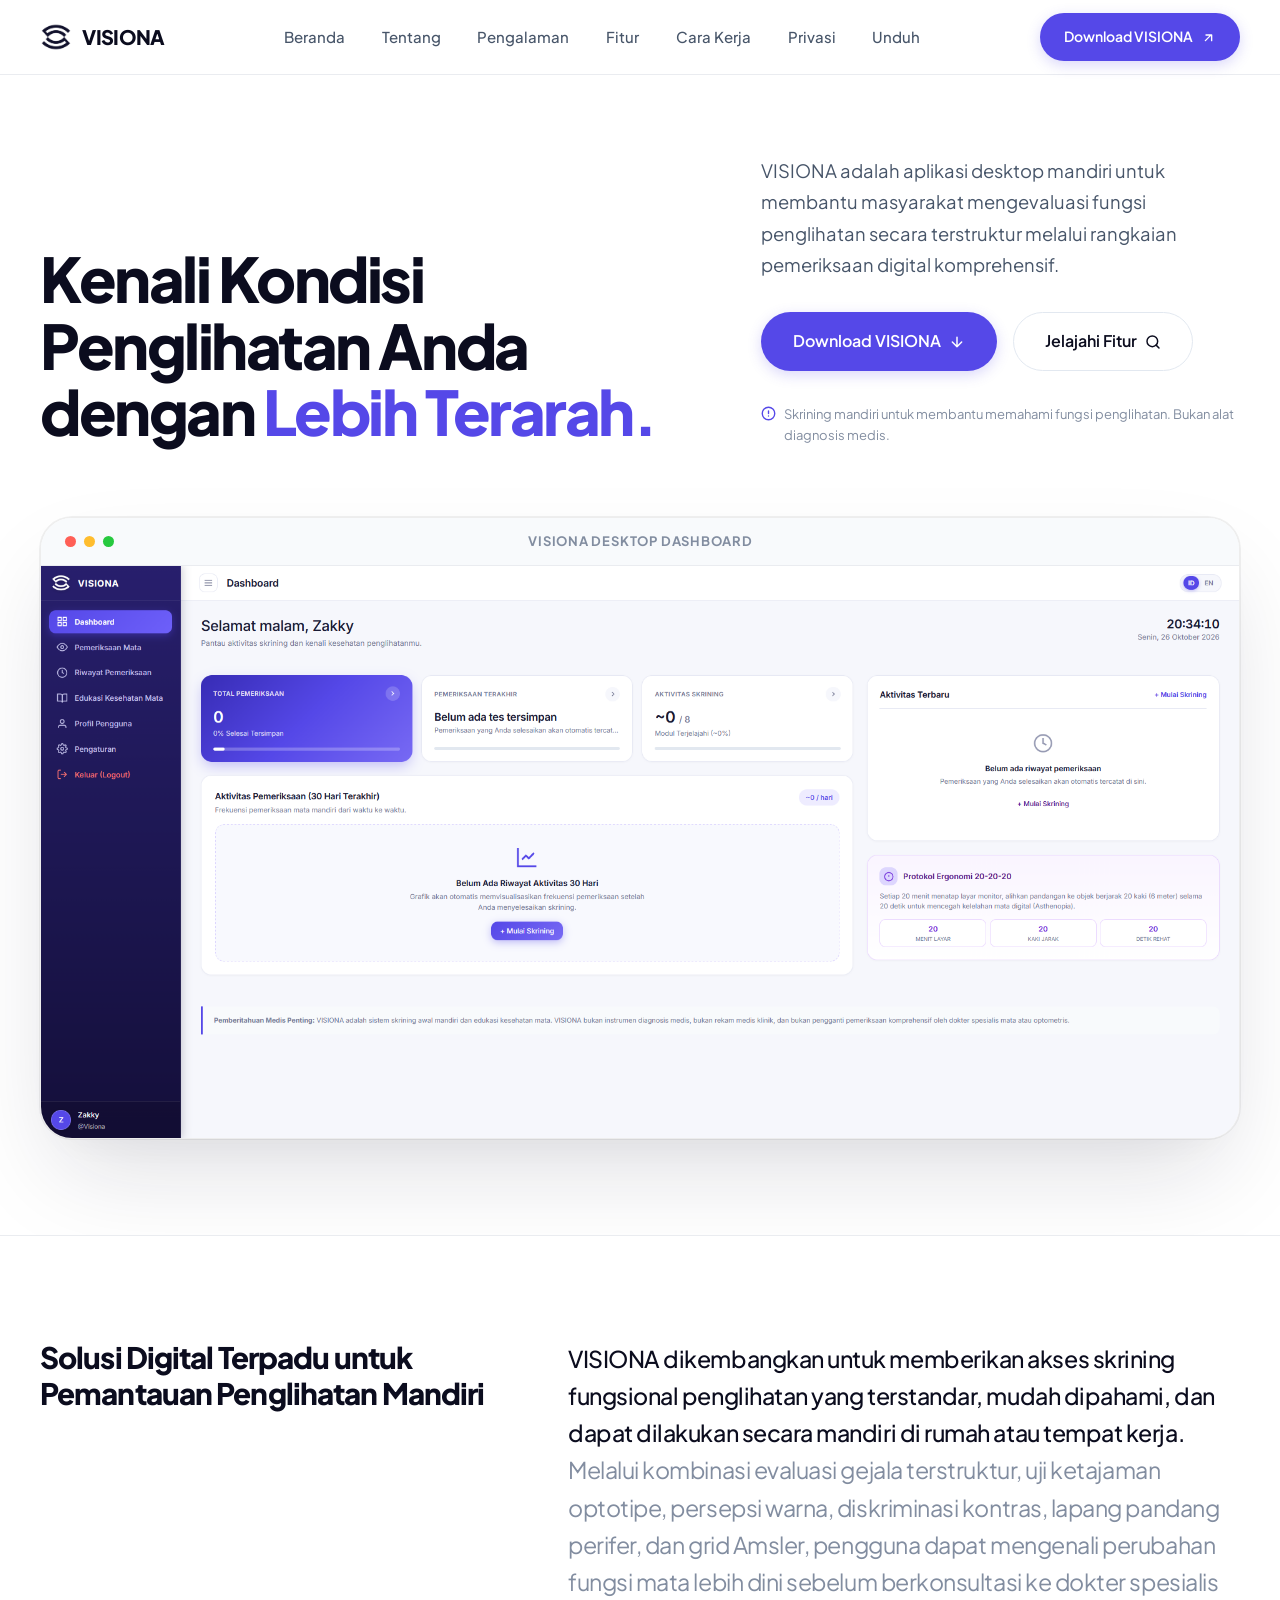
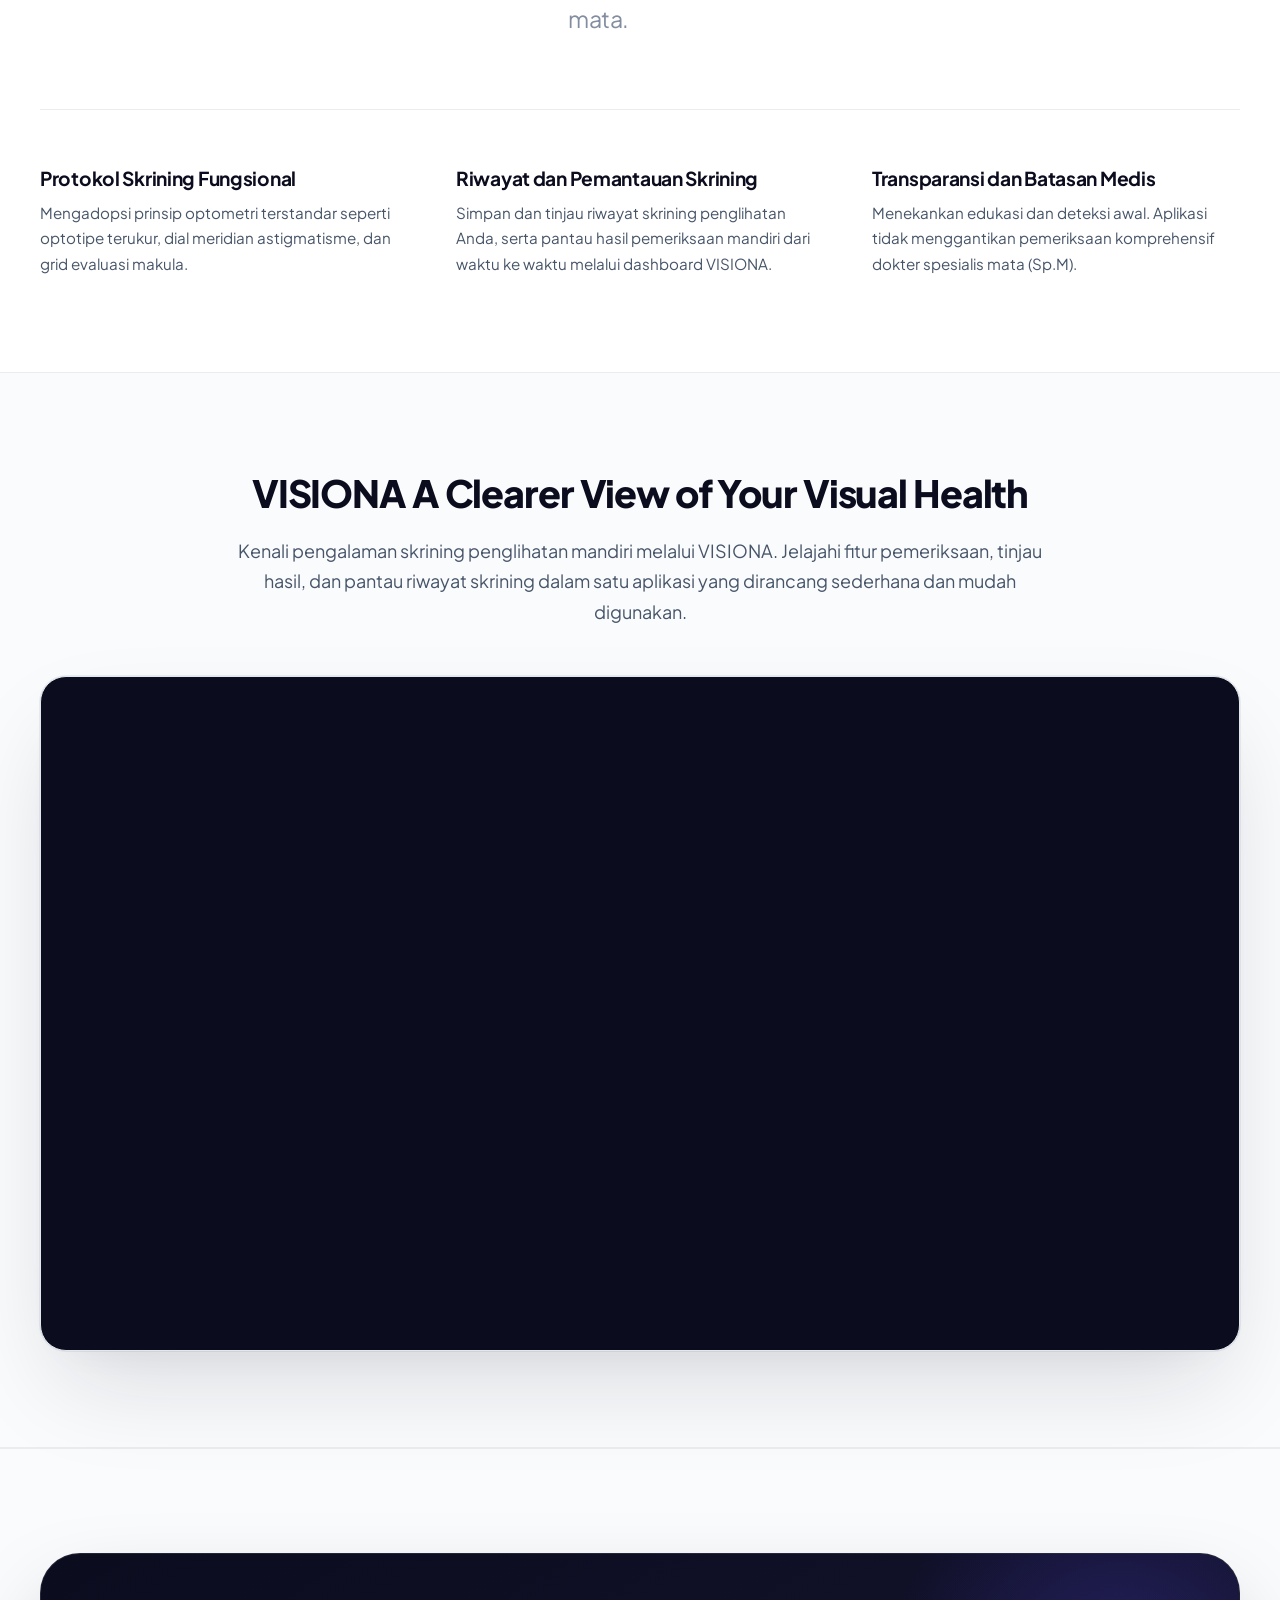
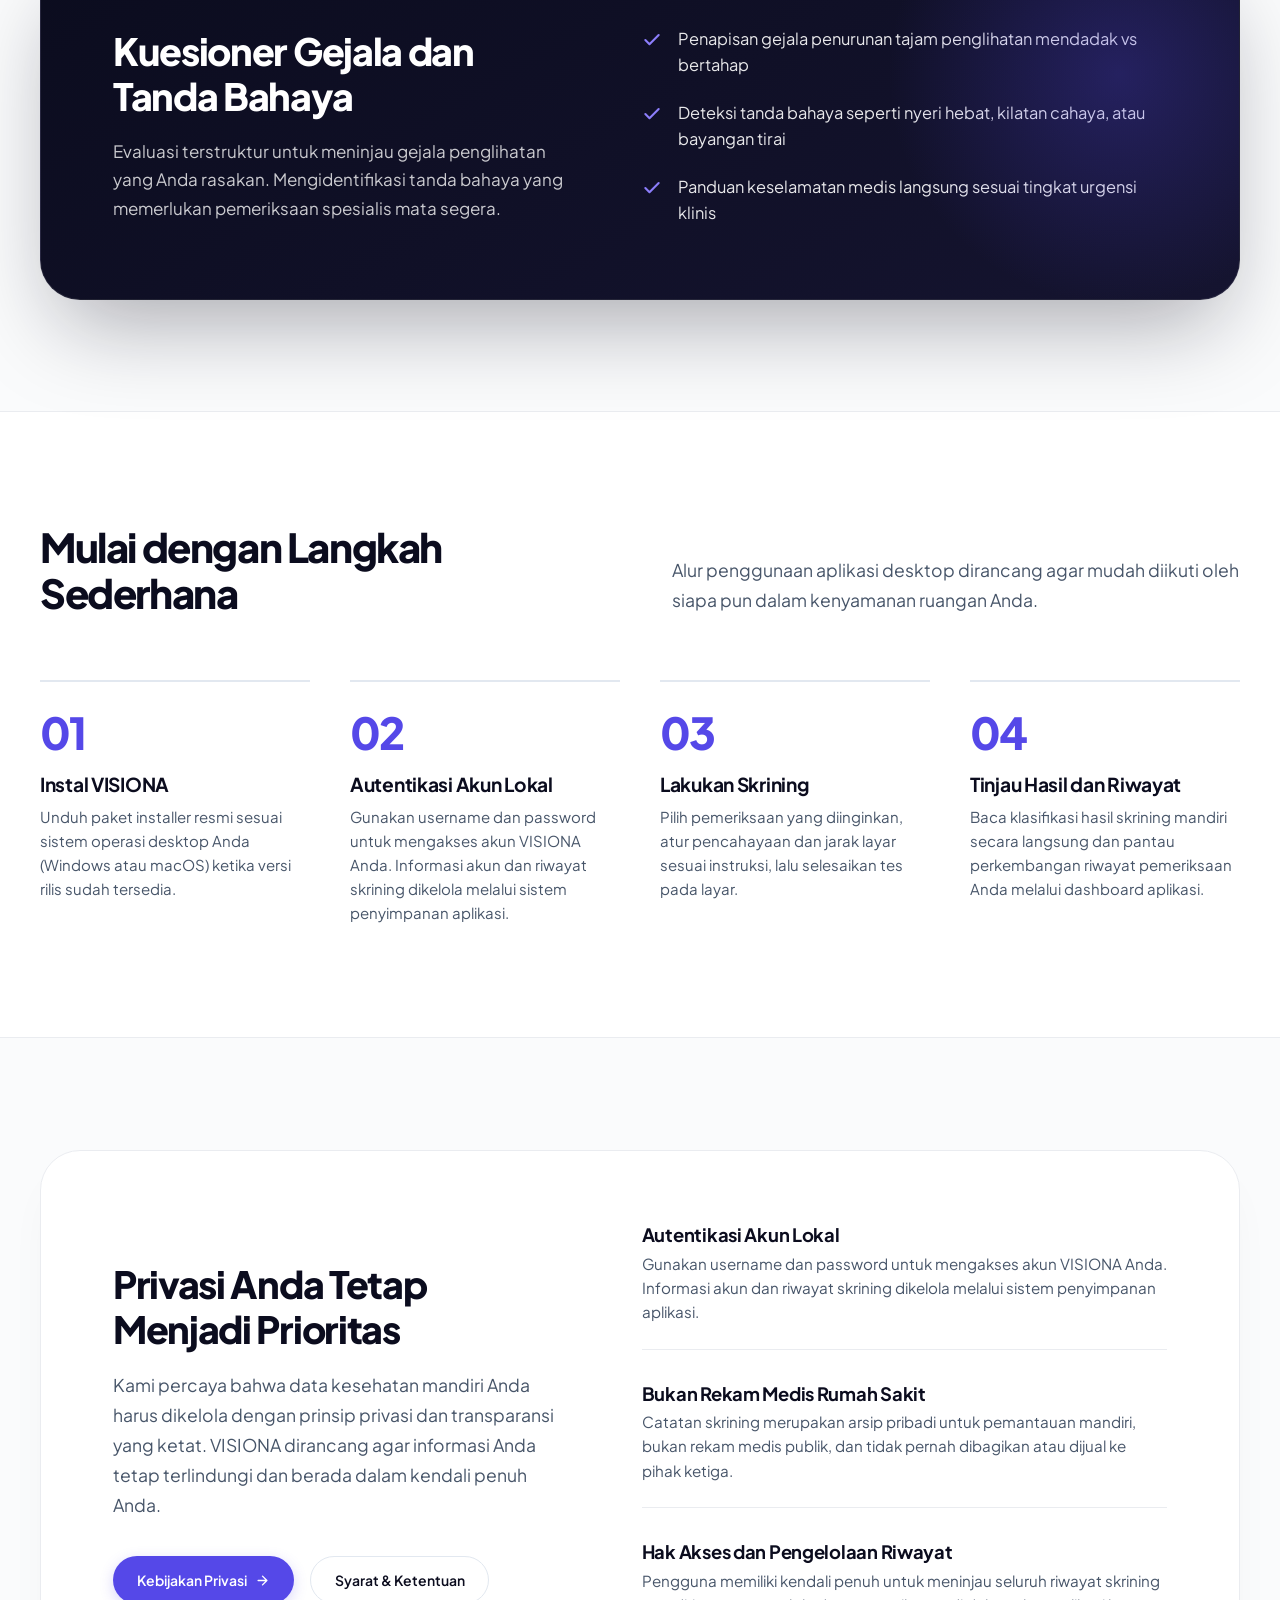
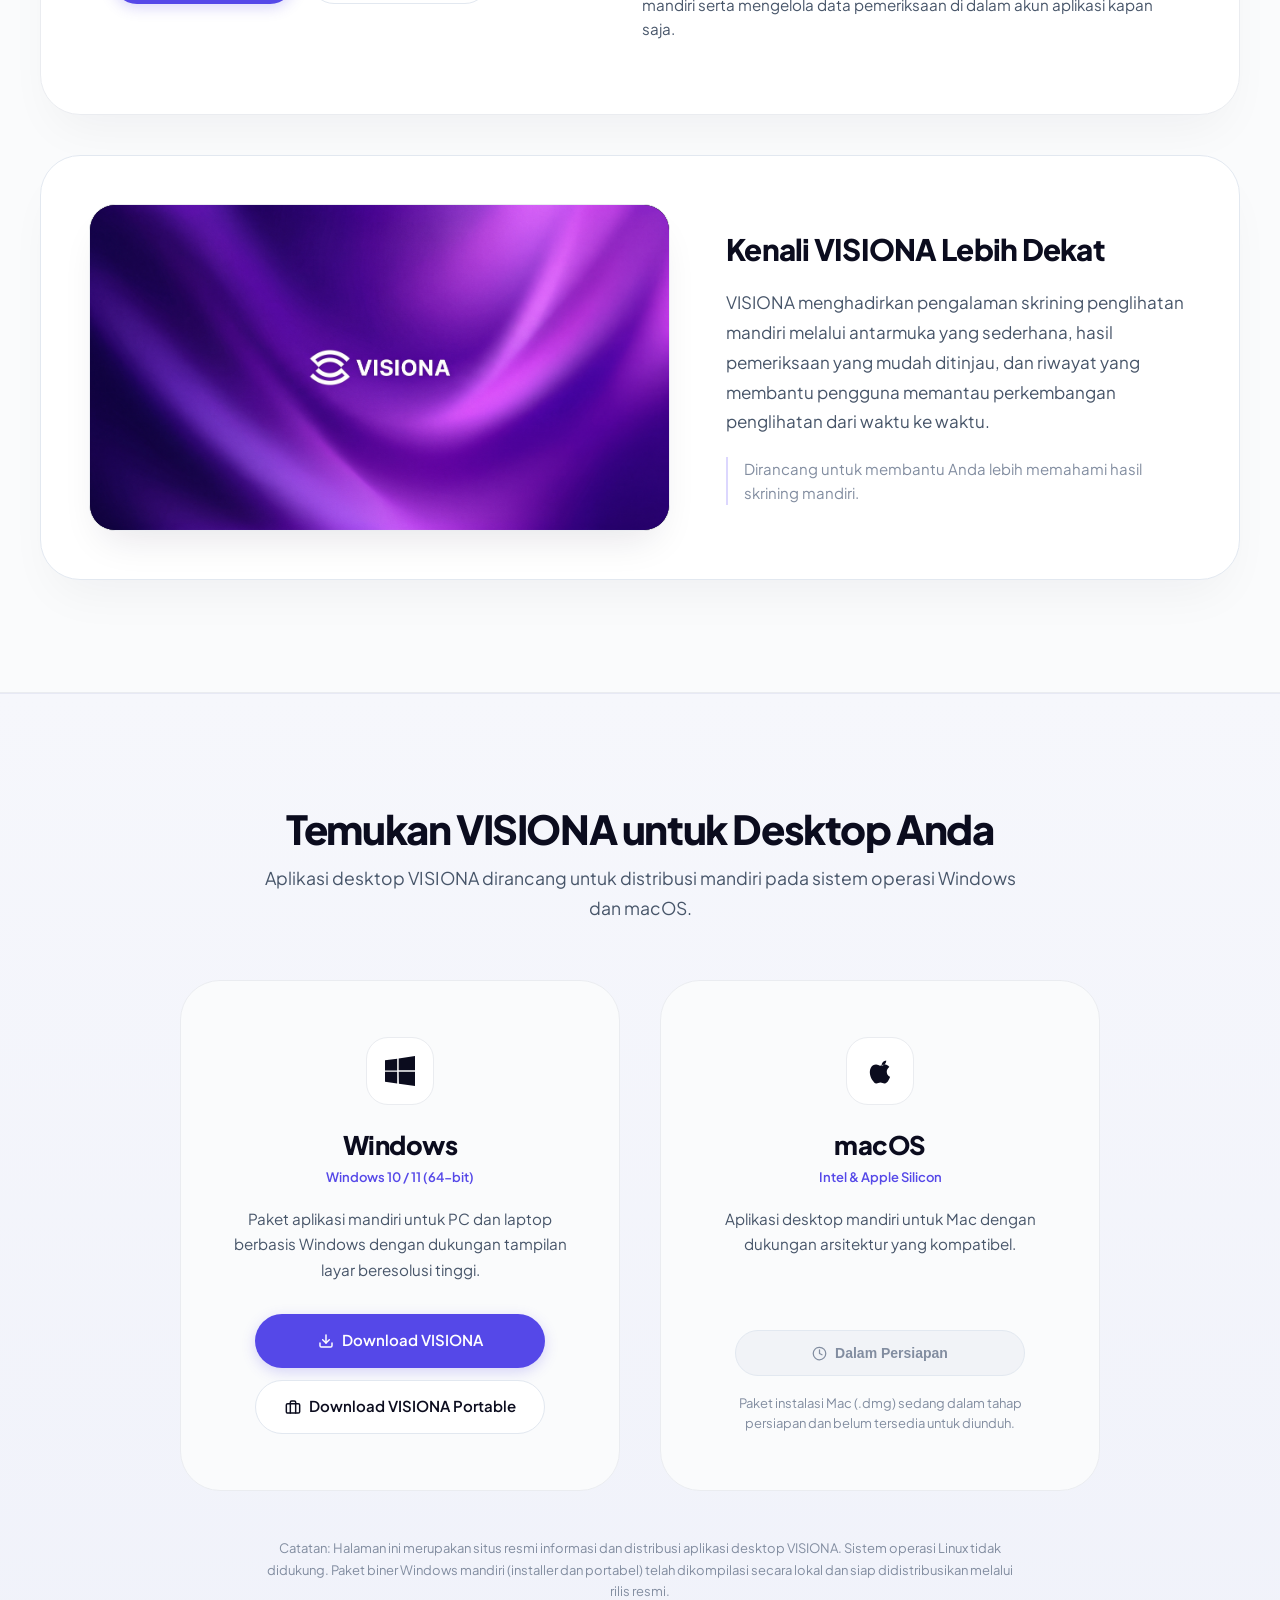
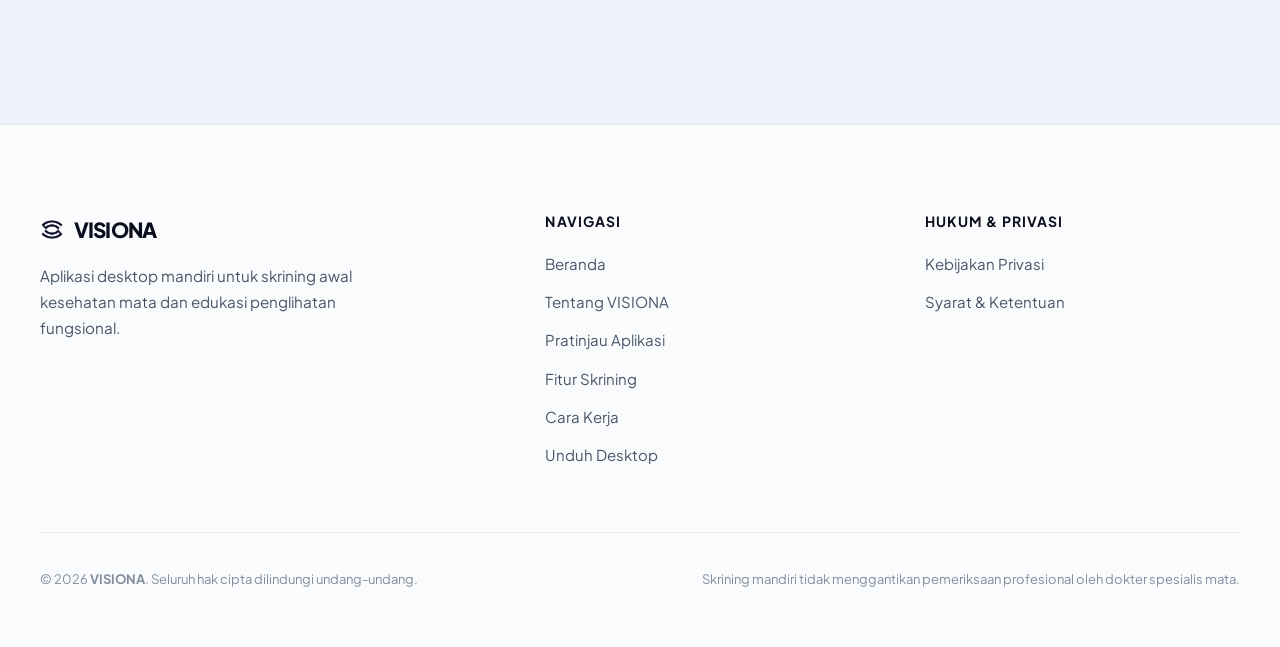
<file: index.html>
<!DOCTYPE html>
<html lang="id">
<head>
  <meta charset="UTF-8">
  <meta name="viewport" content="width=device-width, initial-scale=1.0">
  <title>VISIONA: Sistem Skrining Kesehatan Mata</title>
  <meta name="description" content="VISIONA adalah aplikasi desktop mandiri untuk membantu masyarakat mengevaluasi fungsi penglihatan secara terstruktur melalui rangkaian pemeriksaan digital komprehensif.">

  <!-- Favicon Assets -->
  <link rel="icon" type="image/x-icon" href="assets/images/favicon.ico">
  <link rel="icon" type="image/png" sizes="32x32" href="assets/images/favicon-32x32.png">
  <link rel="icon" type="image/png" sizes="16x16" href="assets/images/favicon-16x16.png">
  <link rel="apple-touch-icon" sizes="180x180" href="assets/images/apple-touch-icon.png">

  <!-- Google Fonts: Plus Jakarta Sans & Inter for High-End Editorial Typography -->
  <link rel="preconnect" href="https://fonts.googleapis.com">
  <link rel="preconnect" href="https://fonts.gstatic.com" crossorigin>
  <link href="https://fonts.googleapis.com/css2?family=Plus+Jakarta+Sans:wght@300;400;500;600;700;800&family=Inter:wght@400;500;600;700&display=swap" rel="stylesheet">

  <!-- Base Stylesheet -->
  <link rel="stylesheet" href="assets/css/style.css">

  <!-- Tirtus-Inspired Refined Editorial Design System for VISIONA -->
  <style>
    :root {
      /* VISIONA Dashboard Authentic Purple Identity */
      --color-primary: #5548e8;
      --color-primary-hover: #4639d4;
      --color-primary-active: #3b2fc4;
      --color-primary-subtle: #f3f1ff;
      --color-primary-border: #dcd7fe;
      --color-primary-glow: rgba(85, 72, 232, 0.14);

      /* Tirtus-Inspired Palette: Dominant Crisp White & Deep Dark Accents */
      --color-bg-body: #ffffff;
      --color-bg-soft: #fafbfc;
      --color-bg-surface: #f4f5f8;
      --color-dark-obsidian: #0b0c1e;
      --color-dark-card: #111226;
      --color-dark-surface: #181735;

      /* High-Contrast Editorial Typography Colors */
      --color-text-main: #0b0c1e;
      --color-text-body: #475569;
      --color-text-muted: #828da0;
      --color-text-faded: #94a3b8;
      --color-border-subtle: #eaecf0;
      --color-border-clean: #e2e8f0;

      /* Tirtus Large Rounded Radii */
      --radius-grand-card: 40px;
      --radius-window: 32px;
      --radius-inner-card: 26px;
      --radius-pill: 9999px;
      --radius-icon: 16px;

      /* Refined Diffuse Shadows */
      --shadow-ambient: 0 25px 50px -15px rgba(11, 12, 30, 0.05);
      --shadow-grand-window: 0 45px 100px -20px rgba(22, 20, 46, 0.15), 0 20px 45px -15px rgba(0, 0, 0, 0.04), 0 0 0 1px rgba(0, 0, 0, 0.06);
      --shadow-card-hover: 0 30px 60px -15px rgba(85, 72, 232, 0.09), 0 0 0 1px var(--color-primary-border);

      /* Typography */
      --font-display: 'Plus Jakarta Sans', -apple-system, BlinkMacSystemFont, 'Segoe UI', Roboto, sans-serif;
      --font-body: 'Plus Jakarta Sans', 'Inter', -apple-system, BlinkMacSystemFont, 'Segoe UI', Roboto, sans-serif;
    }

    /* Reset & Base Setup */
    * {
      box-sizing: border-box;
      margin: 0;
      padding: 0;
    }

    /* Super Smooth Scrolling Setup */
    html {
      scroll-behavior: smooth;
      scroll-padding-top: 88px;
    }

    body {
      font-family: var(--font-body);
      color: var(--color-text-body);
      background-color: var(--color-bg-body);
      -webkit-font-smoothing: antialiased;
      -moz-osx-font-smoothing: grayscale;
      overflow-x: hidden;
      line-height: 1.65;
    }

    .container {
      max-width: 1280px;
      margin: 0 auto;
      padding: 0 2.5rem;
    }

    /* ========================================================================
       1. NAVBAR (Ultra-Minimalist Tirtus Style)
       ======================================================================== */
    .site-header {
      position: sticky;
      top: 0;
      z-index: 100;
      background-color: rgba(255, 255, 255, 0.94);
      backdrop-filter: blur(16px);
      -webkit-backdrop-filter: blur(16px);
      border-bottom: 1px solid var(--color-border-subtle);
      transition: all 0.25s ease;
    }

    .navbar {
      display: flex;
      align-items: center;
      justify-content: space-between;
      height: 74px;
    }

    .nav-brand {
      display: inline-flex;
      align-items: center;
      gap: 0.65rem;
      text-decoration: none;
      color: var(--color-text-main);
    }

    .nav-brand-logo {
      width: 32px;
      height: 32px;
      object-fit: contain;
      display: block;
    }

    .brand-title {
      font-family: var(--font-display);
      font-size: 1.25rem;
      font-weight: 800;
      letter-spacing: -0.035em;
      color: var(--color-text-main);
    }

    .nav-menu {
      display: flex;
      align-items: center;
      gap: 2rem;
    }

    .nav-link {
      font-size: 0.9375rem;
      font-weight: 500;
      color: var(--color-text-body);
      text-decoration: none;
      transition: color 0.2s ease;
    }

    .nav-link:hover {
      color: var(--color-primary);
    }

    .btn-pill {
      border-radius: var(--radius-pill);
      padding: 0.7rem 1.45rem;
      font-size: 0.875rem;
      font-weight: 600;
      display: inline-flex;
      align-items: center;
      gap: 0.5rem;
      text-decoration: none;
      transition: all 0.22s cubic-bezier(0.16, 1, 0.3, 1);
      border: 1px solid transparent;
      cursor: pointer;
    }

    .btn-pill-primary {
      background-color: var(--color-primary);
      color: #ffffff;
      box-shadow: 0 4px 14px rgba(85, 72, 232, 0.22);
    }

    .btn-pill-primary:hover {
      background-color: var(--color-primary-hover);
      transform: translateY(-1px);
      box-shadow: 0 6px 20px rgba(85, 72, 232, 0.32);
      color: #ffffff;
    }

    .btn-pill-secondary {
      background-color: #ffffff;
      color: var(--color-text-main);
      border: 1px solid var(--color-border-clean);
    }

    .btn-pill-secondary:hover {
      background-color: var(--color-bg-soft);
      border-color: #cbd5e1;
      transform: translateY(-1px);
      color: var(--color-primary);
    }

    .mobile-toggle {
      display: none;
      background: none;
      border: none;
      cursor: pointer;
      padding: 0.5rem;
      color: var(--color-text-main);
    }

    /* ========================================================================
       2. ASYMMETRICAL EDITORIAL HERO (Tirtus High-Impact Composition)
       ======================================================================== */
    .hero-editorial-section {
      padding-top: 5rem;
      padding-bottom: 6rem;
      background: #ffffff;
      position: relative;
      overflow: hidden;
    }

    /* Asymmetric 2-Column Editorial Grid: Huge Headline Left, Offset Narrative Right */
    .hero-editorial-grid {
      display: grid;
      grid-template-columns: 1.15fr 0.85fr;
      gap: 4.5rem;
      align-items: end;
      margin-bottom: 4.5rem;
    }

    .hero-headline {
      font-family: var(--font-display);
      font-size: 3.85rem;
      font-weight: 800;
      line-height: 1.08;
      letter-spacing: -0.04em;
      color: var(--color-text-main);
      margin: 0;
    }

    .hero-headline .text-purple {
      color: var(--color-primary);
    }

    .hero-editorial-aside {
      display: flex;
      flex-direction: column;
      align-items: flex-start;
      text-align: left;
    }

    .hero-desc {
      font-size: 1.15rem;
      color: var(--color-text-body);
      line-height: 1.7;
      margin-bottom: 2rem;
      font-weight: 400;
    }

    .hero-actions-row {
      display: flex;
      align-items: center;
      gap: 1rem;
      flex-wrap: wrap;
      margin-bottom: 1.25rem;
    }

    .hero-actions-row .btn-pill {
      padding: 0.95rem 1.95rem;
      font-size: 1rem;
    }

    .hero-disclaimer-note {
      display: flex;
      align-items: flex-start;
      text-align: left;
      gap: 0.55rem;
      font-size: 0.8125rem;
      color: var(--color-text-muted);
      line-height: 1.55;
      max-width: 520px;
    }

    .hero-disclaimer-note svg {
      flex-shrink: 0;
      color: var(--color-primary);
      margin-top: 2px;
    }

    /* Grand Visual Canvas: Authentic VISIONA Desktop Dashboard (Tirtus Big Visual Style) */
    .hero-grand-canvas {
      position: relative;
      margin: 0 auto;
    }

    .desktop-grand-window {
      background: #ffffff;
      border-radius: var(--radius-window);
      box-shadow: var(--shadow-grand-window);
      border: 1px solid rgba(0, 0, 0, 0.07);
      overflow: hidden;
      transition: transform 0.35s cubic-bezier(0.16, 1, 0.3, 1);
    }

    .desktop-grand-window:hover {
      transform: translateY(-2px);
    }

    .window-titlebar {
      height: 48px;
      background: #f8fafc;
      border-bottom: 1px solid var(--color-border-subtle);
      display: flex;
      align-items: center;
      justify-content: space-between;
      padding: 0 1.5rem;
    }

    .window-controls {
      display: flex;
      align-items: center;
      gap: 8px;
    }

    .window-dot {
      width: 11px;
      height: 11px;
      border-radius: 50%;
    }

    .dot-red { background-color: #ff5f56; }
    .dot-yellow { background-color: #ffbd2e; }
    .dot-green { background-color: #27c93f; }

    .window-title {
      font-size: 0.8125rem;
      font-weight: 700;
      letter-spacing: 0.06em;
      text-transform: uppercase;
      color: var(--color-text-muted);
    }

    .window-body {
      background: #ffffff;
      line-height: 0;
      display: block;
    }

    .window-img {
      width: 100%;
      height: auto;
      display: block;
      object-fit: cover;
    }

    /* ========================================================================
       3. EDITORIAL MANIFESTO SECTION (Inspired by Tirtus Section 3)
       ======================================================================== */
    .manifesto-section {
      padding: 6.5rem 0 6rem;
      background-color: var(--color-bg-body);
      border-top: 1px solid var(--color-border-subtle);
    }

    .manifesto-grid {
      display: grid;
      grid-template-columns: 0.8fr 1.2fr;
      gap: 5rem;
      align-items: start;
      margin-bottom: 4.5rem;
    }

    .manifesto-kicker {
      font-family: var(--font-display);
      font-size: 1.85rem;
      font-weight: 800;
      color: var(--color-text-main);
      letter-spacing: -0.03em;
      line-height: 1.2;
    }

    .manifesto-body {
      font-size: 1.45rem;
      line-height: 1.6;
      color: var(--color-text-main);
      font-weight: 500;
      letter-spacing: -0.02em;
    }

    .manifesto-body .text-faded {
      color: var(--color-text-muted);
      font-weight: 400;
    }

    /* 3-Column Editorial Pillars (No chunky boxes, clean thin dividers) */
    .editorial-pillars-row {
      display: grid;
      grid-template-columns: repeat(3, 1fr);
      gap: 3rem;
      border-top: 1px solid var(--color-border-subtle);
      padding-top: 3.5rem;
    }

    .pillar-col-item {
      display: flex;
      flex-direction: column;
      align-items: flex-start;
    }

    .pillar-col-item h3 {
      font-family: var(--font-display);
      font-size: 1.2rem;
      font-weight: 700;
      color: var(--color-text-main);
      margin-bottom: 0.65rem;
      letter-spacing: -0.015em;
    }

    .pillar-col-item p {
      font-size: 0.95rem;
      color: var(--color-text-body);
      line-height: 1.65;
    }

    /* ========================================================================
       4. GRAND DARK STATEMENT CARD (Tirtus Massive Statement Block)
          Pure Focus on Kuesioner Gejala dan Tanda Bahaya
       ======================================================================== */
    .showcase-section {
      padding: 6.5rem 0 7rem;
      background-color: var(--color-bg-soft);
      border-top: 1px solid var(--color-border-subtle);
      border-bottom: 1px solid var(--color-border-subtle);
    }

    .grand-dark-card {
      background: linear-gradient(150deg, var(--color-dark-obsidian) 0%, #151430 100%);
      border-radius: var(--radius-grand-card);
      border: 1px solid rgba(255, 255, 255, 0.09);
      box-shadow: 0 40px 90px -20px rgba(11, 12, 30, 0.35);
      padding: 4.5rem;
      color: #ffffff;
      position: relative;
      overflow: hidden;
    }

    /* Ambient soft purple glow in the dark card corner */
    .grand-dark-card::before {
      content: '';
      position: absolute;
      top: -120px;
      right: -120px;
      width: 480px;
      height: 480px;
      background: radial-gradient(circle, rgba(85, 72, 232, 0.28) 0%, transparent 68%);
      pointer-events: none;
    }

    /* Kuesioner Gejala dan Tanda Bahaya (Seamlessly Proportioned) */
    .dark-card-kuesioner {
      display: grid;
      grid-template-columns: 1fr 1.15fr;
      gap: 4.5rem;
      align-items: center;
    }

    .kuesioner-intro-col h3 {
      font-family: var(--font-display);
      font-size: 2.35rem;
      font-weight: 800;
      line-height: 1.18;
      letter-spacing: -0.035em;
      color: #ffffff;
      margin-bottom: 1.15rem;
    }

    .kuesioner-intro-col p {
      font-size: 1.0625rem;
      color: rgba(255, 255, 255, 0.78);
      line-height: 1.7;
    }

    .kuesioner-points-col {
      display: flex;
      flex-direction: column;
      gap: 1.35rem;
    }

    .kuesioner-point-item {
      display: flex;
      align-items: flex-start;
      gap: 1rem;
      font-size: 1.025rem;
      color: rgba(255, 255, 255, 0.9);
      line-height: 1.6;
    }

    .kuesioner-point-item svg {
      flex-shrink: 0;
      color: #8b7dfa;
      margin-top: 4px;
    }

    /* ========================================================================
       5. CARA KERJA (Editorial Sequence)
       ======================================================================== */
    .steps-section {
      padding: 7rem 0;
      background-color: var(--color-bg-body);
    }

    .section-editorial-header {
      display: grid;
      grid-template-columns: 1fr 1fr;
      gap: 4rem;
      align-items: end;
      margin-bottom: 4rem;
    }

    .section-editorial-header h2 {
      font-family: var(--font-display);
      font-size: 2.5rem;
      font-weight: 800;
      color: var(--color-text-main);
      letter-spacing: -0.035em;
      line-height: 1.15;
    }

    .section-editorial-header p {
      font-size: 1.1rem;
      color: var(--color-text-body);
      line-height: 1.7;
    }

    .steps-grid-row {
      display: grid;
      grid-template-columns: repeat(4, 1fr);
      gap: 2.5rem;
    }

    .step-item-card {
      padding-top: 1.75rem;
      border-top: 2px solid var(--color-border-clean);
      transition: border-color 0.25s ease;
    }

    .step-item-card:hover {
      border-color: var(--color-primary);
    }

    .step-num-display {
      font-family: var(--font-display);
      font-size: 2.75rem;
      font-weight: 800;
      color: var(--color-primary);
      line-height: 1;
      margin-bottom: 1.15rem;
      letter-spacing: -0.04em;
    }

    .step-item-card h3 {
      font-family: var(--font-display);
      font-size: 1.2rem;
      font-weight: 700;
      color: var(--color-text-main);
      margin-bottom: 0.55rem;
      letter-spacing: -0.015em;
    }

    .step-item-card p {
      font-size: 0.9375rem;
      color: var(--color-text-body);
      line-height: 1.6;
    }

    /* ========================================================================
       6. PRIVACY SECTION (Clean Editorial Block, No Icons in List)
       ======================================================================== */
    .privacy-section {
      padding: 7rem 0;
      background-color: var(--color-bg-soft);
      border-top: 1px solid var(--color-border-subtle);
      border-bottom: 1px solid var(--color-border-subtle);
    }

    .privacy-editorial-card {
      background: #ffffff;
      border-radius: var(--radius-grand-card);
      border: 1px solid var(--color-border-subtle);
      box-shadow: var(--shadow-ambient);
      padding: 4.5rem;
      display: grid;
      grid-template-columns: 1fr 1.15fr;
      gap: 4.5rem;
      align-items: center;
    }

    .privacy-col-narrative h2 {
      font-family: var(--font-display);
      font-size: 2.35rem;
      font-weight: 800;
      color: var(--color-text-main);
      letter-spacing: -0.035em;
      margin-bottom: 1.25rem;
      line-height: 1.2;
    }

    .privacy-col-narrative p {
      font-size: 1.1rem;
      color: var(--color-text-body);
      line-height: 1.7;
      margin-bottom: 2.25rem;
    }

    .privacy-action-links {
      display: flex;
      align-items: center;
      gap: 1rem;
      flex-wrap: wrap;
    }

    .privacy-points-stack {
      display: flex;
      flex-direction: column;
      gap: 2rem;
    }

    .privacy-stack-item {
      display: flex;
      flex-direction: column;
      gap: 0.35rem;
      padding-bottom: 1.5rem;
      border-bottom: 1px solid var(--color-border-subtle);
    }

    .privacy-stack-item:last-child {
      border-bottom: none;
      padding-bottom: 0;
    }

    .privacy-text-content h4 {
      font-family: var(--font-display);
      font-size: 1.15rem;
      font-weight: 700;
      color: var(--color-text-main);
      margin-bottom: 0.35rem;
      letter-spacing: -0.015em;
    }

    .privacy-text-content p {
      font-size: 0.95rem;
      color: var(--color-text-body);
      line-height: 1.6;
    }

    /* ========================================================================
       7. UNDUH DESKTOP (Clean OS Cards)
       ======================================================================== */
    .download-section {
      padding: 7rem 0 7.5rem;
      background-color: var(--color-bg-body);
    }

    .download-cards-row {
      display: grid;
      grid-template-columns: repeat(2, 1fr);
      gap: 2.5rem;
      max-width: 920px;
      margin: 0 auto;
    }

    .download-platform-card {
      background: var(--color-bg-soft);
      border-radius: var(--radius-grand-card);
      border: 1px solid var(--color-border-subtle);
      padding: 3.5rem 3rem;
      text-align: center;
      display: flex;
      flex-direction: column;
      align-items: center;
      transition: all 0.28s cubic-bezier(0.16, 1, 0.3, 1);
    }

    .download-platform-card:hover {
      border-color: var(--color-primary-border);
      background: #ffffff;
      box-shadow: var(--shadow-card-hover);
      transform: translateY(-3px);
    }

    .platform-icon-wrap {
      width: 68px;
      height: 68px;
      border-radius: 22px;
      background: #ffffff;
      border: 1px solid var(--color-border-subtle);
      display: flex;
      align-items: center;
      justify-content: center;
      color: var(--color-text-main);
      margin-bottom: 1.5rem;
    }

    .download-platform-card h3 {
      font-family: var(--font-display);
      font-size: 1.6rem;
      font-weight: 800;
      color: var(--color-text-main);
      margin-bottom: 0.35rem;
      letter-spacing: -0.02em;
    }

    .platform-arch-tag {
      font-size: 0.8125rem;
      font-weight: 600;
      color: var(--color-primary);
      margin-bottom: 1.15rem;
    }

    .download-platform-card p {
      font-size: 0.95rem;
      color: var(--color-text-body);
      line-height: 1.65;
      margin-bottom: 2rem;
      max-width: 340px;
    }

    .download-action-group {
      display: flex;
      flex-direction: column;
      gap: 0.75rem;
      width: 100%;
      max-width: 290px;
      margin-top: auto;
    }

    .download-action-group .btn-pill {
      width: 100%;
      justify-content: center;
      padding: 0.85rem 1.4rem;
      font-size: 0.9375rem;
      text-decoration: none;
      cursor: pointer;
    }

    .btn-pill:focus-visible,
    .download-action-btn:focus-visible {
      outline: 2px solid var(--color-primary);
      outline-offset: 3px;
    }

    .btn-pill-disabled {
      background: var(--color-border-subtle);
      color: var(--color-text-muted);
      border: 1px solid transparent;
      cursor: not-allowed;
      padding: 0.8rem 1.65rem;
      font-size: 0.875rem;
      font-weight: 600;
      border-radius: var(--radius-pill);
      display: inline-flex;
      align-items: center;
      justify-content: center;
      gap: 0.5rem;
      width: 100%;
    }

    .btn-pill-status {
      background: #f1f3f7;
      color: var(--color-text-muted);
      border: 1px solid var(--color-border-clean);
      cursor: default;
      padding: 0.85rem 1.4rem;
      font-size: 0.875rem;
      font-weight: 600;
      border-radius: var(--radius-pill);
      display: inline-flex;
      align-items: center;
      justify-content: center;
      gap: 0.5rem;
      width: 100%;
      user-select: none;
    }

    .platform-status-subtext {
      font-size: 0.8125rem;
      color: var(--color-text-muted);
      line-height: 1.55;
      text-align: center;
      display: block;
      margin-top: 0.35rem;
    }

    /* Download Information Modal */
    .download-modal-overlay {
      position: fixed;
      top: 0;
      left: 0;
      right: 0;
      bottom: 0;
      background: rgba(11, 12, 30, 0.55);
      backdrop-filter: blur(10px);
      -webkit-backdrop-filter: blur(10px);
      display: flex;
      align-items: center;
      justify-content: center;
      z-index: 1000;
      opacity: 0;
      visibility: hidden;
      transition: opacity 0.25s ease, visibility 0.25s ease;
      padding: 1.5rem;
    }

    .download-modal-overlay.is-active {
      opacity: 1;
      visibility: visible;
    }

    .download-modal-card {
      background: #ffffff;
      border-radius: var(--radius-inner-card);
      max-width: 460px;
      width: 100%;
      padding: 2.25rem;
      text-align: center;
      box-shadow: var(--shadow-grand-window);
      border: 1px solid var(--color-border-clean);
      transform: translateY(14px);
      transition: transform 0.25s cubic-bezier(0.16, 1, 0.3, 1);
    }

    .download-modal-overlay.is-active .download-modal-card {
      transform: translateY(0);
    }

    .modal-badge-wrap {
      width: 56px;
      height: 56px;
      border-radius: 18px;
      background: var(--color-primary-subtle);
      color: var(--color-primary);
      display: inline-flex;
      align-items: center;
      justify-content: center;
      margin-bottom: 1.25rem;
    }

    .modal-card-title {
      font-family: var(--font-display);
      font-size: 1.4rem;
      font-weight: 800;
      color: var(--color-text-main);
      margin-bottom: 1.15rem;
      letter-spacing: -0.025em;
    }

    .modal-filename-tag {
      font-family: monospace;
      font-size: 0.85rem;
      font-weight: 600;
      color: var(--color-primary);
      background: var(--color-primary-subtle);
      border: 1px solid var(--color-primary-border);
      border-radius: 8px;
      padding: 0.3rem 0.75rem;
      display: inline-block;
      margin-bottom: 1.15rem;
    }

    .modal-status-grid {
      background: var(--color-bg-soft);
      border: 1px solid var(--color-border-subtle);
      border-radius: 12px;
      padding: 0.85rem 1.15rem;
      margin-bottom: 1.15rem;
      text-align: left;
      font-size: 0.8125rem;
    }

    .modal-status-row {
      display: flex;
      justify-content: space-between;
      align-items: center;
      padding: 0.3rem 0;
    }

    .modal-status-row:not(:last-child) {
      border-bottom: 1px solid var(--color-border-subtle);
    }

    .modal-status-label {
      color: var(--color-text-muted);
      font-weight: 500;
    }

    .modal-status-val {
      font-weight: 600;
    }

    .modal-status-val.text-success {
      color: #059669;
    }

    .modal-status-val.text-pending {
      color: #d97706;
    }

    .modal-status-val.text-muted {
      color: var(--color-text-muted);
    }

    .modal-card-desc {
      font-size: 0.925rem;
      color: var(--color-text-body);
      line-height: 1.65;
      margin-bottom: 1.75rem;
    }

    .download-notice-editorial {
      text-align: center;
      max-width: 760px;
      margin: 3rem auto 0;
      font-size: 0.8125rem;
      color: var(--color-text-muted);
      line-height: 1.65;
    }

    /* ========================================================================
       8. FOOTER (Minimalist Editorial)
       ======================================================================== */
    .site-footer {
      background-color: var(--color-bg-soft);
      border-top: 1px solid var(--color-border-subtle);
      padding: 5.5rem 0 3.5rem;
    }

    .footer-top-grid {
      display: grid;
      grid-template-columns: 1.4fr 1fr 1fr;
      gap: 4rem;
      margin-bottom: 4rem;
    }

    .footer-brand-title {
      font-family: var(--font-display);
      font-size: 1.3rem;
      font-weight: 800;
      letter-spacing: -0.035em;
      color: var(--color-text-main);
      margin-bottom: 1rem;
      display: inline-flex;
      align-items: center;
      gap: 0.6rem;
    }

    .footer-desc-text {
      font-size: 0.95rem;
      color: var(--color-text-body);
      line-height: 1.7;
      max-width: 360px;
    }

    .footer-col h4 {
      font-family: var(--font-display);
      font-size: 0.875rem;
      font-weight: 700;
      color: var(--color-text-main);
      text-transform: uppercase;
      letter-spacing: 0.08em;
      margin-bottom: 1.35rem;
    }

    .footer-links-list {
      list-style: none;
      padding: 0;
      margin: 0;
      display: flex;
      flex-direction: column;
      gap: 0.85rem;
    }

    .footer-links-list a {
      font-size: 0.9375rem;
      color: var(--color-text-body);
      text-decoration: none;
      transition: color 0.2s ease;
    }

    .footer-links-list a:hover {
      color: var(--color-primary);
    }

    .footer-bottom-row {
      padding-top: 2.25rem;
      border-top: 1px solid var(--color-border-subtle);
      display: flex;
      align-items: center;
      justify-content: space-between;
      gap: 1.5rem;
      font-size: 0.8125rem;
      color: var(--color-text-muted);
      flex-wrap: wrap;
    }

    /* ========================================================================
       9. ANIMATIONS & ACCESSIBILITY
       ======================================================================== */
    @keyframes editorialFadeUp {
      from {
        opacity: 0;
        transform: translateY(16px);
      }
      to {
        opacity: 1;
        transform: translateY(0);
      }
    }

    .hero-editorial-grid {
      animation: editorialFadeUp 0.6s cubic-bezier(0.16, 1, 0.3, 1) forwards;
    }

    .hero-grand-canvas {
      animation: editorialFadeUp 0.75s 0.15s cubic-bezier(0.16, 1, 0.3, 1) both;
    }

    /* ========================================================================
       C.2 VIDEO EXPERIENCE SECTION (Pure Minimalist Showcase, Zero Controls)
       ======================================================================== */
    .media-editorial-section {
      padding: 6rem 0;
      background-color: var(--color-bg-soft);
      border-top: 1px solid var(--color-border-subtle);
      border-bottom: 1px solid var(--color-border-subtle);
    }

    .media-editorial-header {
      max-width: 820px;
      margin: 0 auto 3rem;
      text-align: center;
    }

    .media-editorial-title {
      font-family: var(--font-display);
      font-size: 2.35rem;
      font-weight: 800;
      line-height: 1.25;
      letter-spacing: -0.03em;
      color: var(--color-text-main);
      margin-bottom: 1.25rem;
    }

    .media-editorial-lead {
      font-size: 1.125rem;
      color: var(--color-text-body);
      line-height: 1.7;
    }

    .visiona-video-card {
      position: relative;
      width: 100%;
      aspect-ratio: 16 / 9;
      background-color: #0b0c1e;
      border-radius: var(--radius-inner-card);
      overflow: hidden;
      box-shadow: var(--shadow-grand-window);
      border: 1px solid var(--color-border-clean);
      margin-bottom: 0;
    }

    .visiona-video-player {
      width: 100%;
      height: 100%;
      object-fit: cover;
      display: block;
      pointer-events: none;
    }

    .video-white-fade-overlay {
      position: absolute;
      top: 0;
      left: 0;
      right: 0;
      bottom: 0;
      background-color: #ffffff;
      opacity: 0;
      pointer-events: none;
      transition: opacity 0.2s cubic-bezier(0.2, 0, 0.2, 1);
      z-index: 5;
    }

    /* ========================================================================
       F.2 LANDSCAPE SHOWCASE CARD (Editorial 2-Column Showcase)
       ======================================================================== */
    .landscape-showcase-card {
      margin-top: 2.5rem;
      background-color: #ffffff;
      border: 1px solid var(--color-border-clean);
      border-radius: var(--radius-grand-card);
      padding: 3rem;
      display: grid;
      grid-template-columns: 1.25fr 1fr;
      gap: 3.5rem;
      align-items: center;
      box-shadow: var(--shadow-ambient);
      transition: transform 0.25s ease, box-shadow 0.25s ease;
    }

    .landscape-showcase-card:hover {
      box-shadow: 0 30px 60px -20px rgba(85, 72, 232, 0.09);
    }

    .landscape-image-col {
      width: 100%;
      aspect-ratio: 16 / 9;
      border-radius: var(--radius-inner-card);
      overflow: hidden;
      background-color: var(--color-dark-obsidian);
      border: 1px solid var(--color-border-subtle);
      box-shadow: 0 20px 40px -15px rgba(22, 20, 46, 0.12);
    }

    .landscape-showcase-img {
      width: 100%;
      height: 100%;
      object-fit: cover;
      display: block;
      transition: transform 0.4s cubic-bezier(0.16, 1, 0.3, 1);
    }

    .landscape-showcase-card:hover .landscape-showcase-img {
      transform: scale(1.02);
    }

    .landscape-caption-col {
      display: flex;
      flex-direction: column;
      justify-content: center;
    }

    .landscape-caption-title {
      font-family: var(--font-display);
      font-size: 1.85rem;
      font-weight: 800;
      line-height: 1.3;
      letter-spacing: -0.025em;
      color: var(--color-text-main);
      margin-bottom: 1.25rem;
    }

    .landscape-caption-desc {
      font-size: 1.0625rem;
      color: var(--color-text-body);
      line-height: 1.75;
      margin-bottom: 1.25rem;
    }

    .landscape-caption-subtext {
      font-size: 0.9375rem;
      color: var(--color-text-muted);
      line-height: 1.6;
      border-left: 2px solid var(--color-primary-border);
      padding-left: 1rem;
    }

    /* Progressive Scroll Reveal System */
    html.js-reveal-ready .reveal-on-scroll {
      opacity: 0;
      transform: translateY(22px);
      transition: opacity 0.65s cubic-bezier(0.16, 1, 0.3, 1), transform 0.65s cubic-bezier(0.16, 1, 0.3, 1);
      will-change: opacity, transform;
    }

    html.js-reveal-ready .reveal-on-scroll.is-revealed {
      opacity: 1;
      transform: translateY(0);
    }

    @media (prefers-reduced-motion: reduce) {
      html {
        scroll-behavior: auto !important;
      }
      html.js-reveal-ready .reveal-on-scroll {
        opacity: 1 !important;
        transform: none !important;
        transition: none !important;
      }
      *, ::before, ::after {
        animation-duration: 0.01ms !important;
        animation-iteration-count: 1 !important;
        transition-duration: 0.01ms !important;
        scroll-behavior: auto !important;
      }
    }

    /* ========================================================================
       10. RESPONSIVENESS (Flawless on Desktop, Tablet, & Mobile)
       ======================================================================== */
    @media (max-width: 1100px) {
      .hero-headline {
        font-size: 3.25rem;
      }
      .hero-editorial-grid {
        gap: 3rem;
      }
      .manifesto-grid {
        grid-template-columns: 1fr;
        gap: 2.5rem;
      }
      .grand-dark-card {
        padding: 3.5rem;
      }
      .dark-card-kuesioner {
        grid-template-columns: 1fr;
        gap: 2.5rem;
      }
      .steps-grid-row {
        grid-template-columns: repeat(2, 1fr);
      }
      .privacy-editorial-card {
        grid-template-columns: 1fr;
        padding: 3rem;
        gap: 3rem;
      }
      .landscape-showcase-card {
        grid-template-columns: 1fr;
        gap: 2.25rem;
        padding: 2.5rem;
      }
    }

    @media (max-width: 768px) {
      .container {
        padding: 0 1.25rem;
      }
      .navbar {
        height: 64px;
      }
      .nav-menu {
        display: none;
      }
      .nav-actions {
        display: none;
      }
      .mobile-toggle {
        display: block;
      }
      .hero-editorial-section {
        padding-top: 3rem;
        padding-bottom: 4.5rem;
      }
      .hero-editorial-grid {
        grid-template-columns: 1fr;
        gap: 2rem;
        margin-bottom: 2.5rem;
      }
      .hero-headline {
        font-size: 2.35rem;
        line-height: 1.15;
      }
      .hero-desc {
        font-size: 1.05rem;
        margin-bottom: 1.75rem;
      }
      .hero-actions-row {
        flex-direction: column;
        width: 100%;
      }
      .hero-actions-row .btn-pill {
        width: 100%;
        justify-content: center;
      }
      .desktop-grand-window {
        border-radius: 20px;
      }
      .window-titlebar {
        height: 38px;
        padding: 0 1rem;
      }
      .window-title {
        display: none;
      }
      .editorial-pillars-row {
        grid-template-columns: 1fr;
        gap: 2.5rem;
      }
      .section-editorial-header {
        grid-template-columns: 1fr;
        gap: 1.25rem;
      }
      .grand-dark-card {
        padding: 2.5rem 1.5rem;
        border-radius: 28px;
      }
      .kuesioner-intro-col h3 {
        font-size: 1.85rem;
      }
      .steps-grid-row {
        grid-template-columns: 1fr;
        gap: 1.5rem;
      }
      .download-cards-row {
        grid-template-columns: 1fr;
      }
      .media-editorial-section {
        padding: 3.5rem 0;
      }
      .media-editorial-title {
        font-size: 1.65rem;
      }
      .media-editorial-lead {
        font-size: 0.975rem;
      }
      .landscape-showcase-card {
        grid-template-columns: 1fr;
        padding: 1.5rem;
        border-radius: 22px;
        gap: 1.5rem;
        margin-top: 1.75rem;
      }
      .landscape-image-col {
        border-radius: 16px;
      }
      .landscape-caption-title {
        font-size: 1.4rem;
        margin-bottom: 0.75rem;
      }
      .landscape-caption-desc {
        font-size: 0.9375rem;
        line-height: 1.65;
        margin-bottom: 1rem;
      }
      .landscape-caption-subtext {
        font-size: 0.85rem;
      }
      .footer-top-grid {
        grid-template-columns: 1fr;
        gap: 2.5rem;
      }
      .footer-bottom-row {
        flex-direction: column;
        align-items: flex-start;
        gap: 0.75rem;
      }
    }
  </style>
</head>
<body>

  <!-- ========================================================================
       A. NAVBAR (Minimalist Tirtus Style)
       ======================================================================== -->
  <header class="site-header">
    <div class="container navbar">
      <a href="index.html" class="nav-brand" aria-label="VISIONA Beranda">
        <img src="assets/images/visiona-logo-dark.png" alt="VISIONA Logo" class="nav-brand-logo">
        <span class="brand-title">VISIONA</span>
      </a>

      <!-- Navigation Links with Super Smooth Scroll Target Anchors -->
      <nav id="nav-menu" class="nav-menu" aria-label="Navigasi Utama">
        <a href="#beranda" class="nav-link">Beranda</a>
        <a href="#tentang" class="nav-link">Tentang</a>
        <a href="#pengalaman" class="nav-link">Pengalaman</a>
        <a href="#fitur" class="nav-link">Fitur</a>
        <a href="#cara-kerja" class="nav-link">Cara Kerja</a>
        <a href="#privasi" class="nav-link">Privasi</a>
        <a href="#unduh" class="nav-link">Unduh</a>
      </nav>

      <!-- Desktop Action CTA -->
      <div class="nav-actions">
        <a href="#unduh" class="btn-pill btn-pill-primary">
          <span>Download VISIONA</span>
          <svg width="15" height="15" viewBox="0 0 24 24" fill="none" stroke="currentColor" stroke-width="2.2" stroke-linecap="round" stroke-linejoin="round" aria-hidden="true"><path d="M7 17l9.2-9.2M17 17V8H8"/></svg>
        </a>
      </div>

      <!-- Mobile Hamburger Button -->
      <button id="mobile-menu-toggle" class="mobile-toggle" aria-label="Buka Menu Navigasi" aria-expanded="false" aria-controls="nav-menu">
        <svg viewBox="0 0 24 24" fill="none" stroke="currentColor" stroke-width="2" stroke-linecap="round" stroke-linejoin="round" aria-hidden="true">
          <line x1="3" y1="12" x2="21" y2="12"></line>
          <line x1="3" y1="6" x2="21" y2="6"></line>
          <line x1="3" y1="18" x2="21" y2="18"></line>
        </svg>
      </button>
    </div>
  </header>

  <main>
    <!-- ======================================================================
         B. HERO SECTION (Asymmetrical Editorial Tirtus Composition)
         ====================================================================== -->
    <section id="beranda" class="hero-editorial-section">
      <div class="container">
        <!-- Asymmetrical Editorial Grid: Huge Headline Left, Offset Narrative Right -->
        <div class="hero-editorial-grid">
          <div class="hero-editorial-main">
            <h1 class="hero-headline">
              Kenali Kondisi<br>
              Penglihatan Anda<br>
              dengan <span class="text-purple">Lebih Terarah.</span>
            </h1>
          </div>

          <div class="hero-editorial-aside">
            <p class="hero-desc">
              VISIONA adalah aplikasi desktop mandiri untuk membantu masyarakat mengevaluasi fungsi penglihatan secara terstruktur melalui rangkaian pemeriksaan digital komprehensif.
            </p>

            <div class="hero-actions-row">
              <a href="#unduh" class="btn-pill btn-pill-primary">
                <span>Download VISIONA</span>
                <svg width="16" height="16" viewBox="0 0 24 24" fill="none" stroke="currentColor" stroke-width="2.2" stroke-linecap="round" stroke-linejoin="round" aria-hidden="true"><path d="M12 5v14M19 12l-7 7-7-7"/></svg>
              </a>
              <a href="#fitur" class="btn-pill btn-pill-secondary">
                <span>Jelajahi Fitur</span>
                <svg width="16" height="16" viewBox="0 0 24 24" fill="none" stroke="currentColor" stroke-width="2.2" stroke-linecap="round" stroke-linejoin="round" aria-hidden="true"><circle cx="11" cy="11" r="8"/><path d="m21 21-4.3-4.3"/></svg>
              </a>
            </div>

            <!-- Left-aligned note under buttons -->
            <div class="hero-disclaimer-note">
              <svg width="15" height="15" viewBox="0 0 24 24" fill="none" stroke="currentColor" stroke-width="2.2" stroke-linecap="round" stroke-linejoin="round" aria-hidden="true"><circle cx="12" cy="12" r="10"/><line x1="12" y1="8" x2="12" y2="12"/><line x1="12" y1="16" x2="12.01" y2="16"/></svg>
              <span>Skrining mandiri untuk membantu memahami fungsi penglihatan. Bukan alat diagnosis medis.</span>
            </div>
          </div>
        </div>

        <!-- Grand Visual Canvas: Authentic VISIONA Desktop Dashboard (Tirtus Big Visual) -->
        <div class="hero-grand-canvas">
          <div class="desktop-grand-window">
            <div class="window-titlebar">
              <div class="window-controls" aria-hidden="true">
                <span class="window-dot dot-red"></span>
                <span class="window-dot dot-yellow"></span>
                <span class="window-dot dot-green"></span>
              </div>
              <div class="window-title">VISIONA Desktop Dashboard</div>
              <div style="width: 48px;" aria-hidden="true"></div>
            </div>
            <div class="window-body">
              <img src="assets/images/dashboard-visiona.png" alt="Dashboard utama aplikasi desktop VISIONA" class="window-img" loading="eager">
            </div>
          </div>
        </div>
      </div>
    </section>

    <!-- ======================================================================
         C. EDITORIAL MANIFESTO SECTION (Inspired by Tirtus Section 3)
         ====================================================================== -->
    <section id="tentang" class="manifesto-section">
      <div class="container">
        <div class="manifesto-grid reveal-on-scroll">
          <div class="manifesto-kicker">
            Solusi Digital Terpadu untuk Pemantauan Penglihatan Mandiri
          </div>

          <div class="manifesto-body">
            VISIONA dikembangkan untuk memberikan akses skrining fungsional penglihatan yang terstandar, mudah dipahami, dan dapat dilakukan secara mandiri di rumah atau tempat kerja.
            <span class="text-faded">Melalui kombinasi evaluasi gejala terstruktur, uji ketajaman optotipe, persepsi warna, diskriminasi kontras, lapang pandang perifer, dan grid Amsler, pengguna dapat mengenali perubahan fungsi mata lebih dini sebelum berkonsultasi ke dokter spesialis mata.</span>
          </div>
        </div>

        <!-- 3 Minimalist Editorial Pillars -->
        <div class="editorial-pillars-row reveal-on-scroll">
          <div class="pillar-col-item">
            <h3>Protokol Skrining Fungsional</h3>
            <p>Mengadopsi prinsip optometri terstandar seperti optotipe terukur, dial meridian astigmatisme, dan grid evaluasi makula.</p>
          </div>

          <div class="pillar-col-item">
            <h3>Riwayat dan Pemantauan Skrining</h3>
            <p>Simpan dan tinjau riwayat skrining penglihatan Anda, serta pantau hasil pemeriksaan mandiri dari waktu ke waktu melalui dashboard VISIONA.</p>
          </div>

          <div class="pillar-col-item">
            <h3>Transparansi dan Batasan Medis</h3>
            <p>Menekankan edukasi dan deteksi awal. Aplikasi tidak menggantikan pemeriksaan komprehensif dokter spesialis mata (Sp.M).</p>
          </div>
        </div>
      </div>
    </section>

    <!-- ======================================================================
         C.2 VIDEO & MEDIA EXPERIENCE SECTION (Editorial Showcase)
         ====================================================================== -->
    <section id="pengalaman" class="media-editorial-section">
      <div class="container">
        <div class="media-editorial-header">
          <h2 class="media-editorial-title">VISIONA A Clearer View of Your Visual Health</h2>
          <p class="media-editorial-lead">
            Kenali pengalaman skrining penglihatan mandiri melalui VISIONA. Jelajahi fitur pemeriksaan, tinjau hasil, dan pantau riwayat skrining dalam satu aplikasi yang dirancang sederhana dan mudah digunakan.
          </p>
        </div>

        <!-- Grand Video Player Canvas (Pure & Uncluttered, No Controls) -->
        <div class="visiona-video-card reveal-on-scroll">
          <video
            id="visiona-feature-video"
            class="visiona-video-player"
            src="assets/video/intro-visiona.mp4"
            muted
            playsinline
            autoplay
            preload="metadata"
            aria-label="Video Pengenalan Pengalaman Aplikasi VISIONA"
          ></video>

          <!-- Smooth Fade-to-White Layer -->
          <div id="video-white-fade-overlay" class="video-white-fade-overlay" aria-hidden="true"></div>
        </div>
      </div>
    </section>

    <!-- ======================================================================
         D. GRAND DARK STATEMENT CARD (Tirtus Massive Statement Block)
         Kuesioner Gejala dan Tanda Bahaya Showcase
         ====================================================================== -->
    <section id="fitur" class="showcase-section">
      <div class="container">
        <article class="grand-dark-card reveal-on-scroll">
          <div class="dark-card-kuesioner">
            <div class="kuesioner-intro-col">
              <h3>Kuesioner Gejala dan Tanda Bahaya</h3>
              <p>
                Evaluasi terstruktur untuk meninjau gejala penglihatan yang Anda rasakan. Mengidentifikasi tanda bahaya yang memerlukan pemeriksaan spesialis mata segera.
              </p>
            </div>

            <div class="kuesioner-points-col">
              <div class="kuesioner-point-item">
                <svg width="20" height="20" viewBox="0 0 24 24" fill="none" stroke="currentColor" stroke-width="2.5" stroke-linecap="round" stroke-linejoin="round" aria-hidden="true"><polyline points="20 6 9 17 4 12"/></svg>
                <span>Penapisan gejala penurunan tajam penglihatan mendadak vs bertahap</span>
              </div>
              <div class="kuesioner-point-item">
                <svg width="20" height="20" viewBox="0 0 24 24" fill="none" stroke="currentColor" stroke-width="2.5" stroke-linecap="round" stroke-linejoin="round" aria-hidden="true"><polyline points="20 6 9 17 4 12"/></svg>
                <span>Deteksi tanda bahaya seperti nyeri hebat, kilatan cahaya, atau bayangan tirai</span>
              </div>
              <div class="kuesioner-point-item">
                <svg width="20" height="20" viewBox="0 0 24 24" fill="none" stroke="currentColor" stroke-width="2.5" stroke-linecap="round" stroke-linejoin="round" aria-hidden="true"><polyline points="20 6 9 17 4 12"/></svg>
                <span>Panduan keselamatan medis langsung sesuai tingkat urgensi klinis</span>
              </div>
            </div>
          </div>
        </article>
      </div>
    </section>

    <!-- ======================================================================
         E. CARA KERJA (Editorial Sequence)
         ====================================================================== -->
    <section id="cara-kerja" class="steps-section">
      <div class="container">
        <div class="section-editorial-header">
          <h2>Mulai dengan Langkah Sederhana</h2>
          <p>
            Alur penggunaan aplikasi desktop dirancang agar mudah diikuti oleh siapa pun dalam kenyamanan ruangan Anda.
          </p>
        </div>

        <div class="steps-grid-row reveal-on-scroll">
          <div class="step-item-card">
            <div class="step-num-display">01</div>
            <h3>Instal VISIONA</h3>
            <p>Unduh paket installer resmi sesuai sistem operasi desktop Anda (Windows atau macOS) ketika versi rilis sudah tersedia.</p>
          </div>

          <div class="step-item-card">
            <div class="step-num-display">02</div>
            <h3>Autentikasi Akun Lokal</h3>
            <p>Gunakan username dan password untuk mengakses akun VISIONA Anda. Informasi akun dan riwayat skrining dikelola melalui sistem penyimpanan aplikasi.</p>
          </div>

          <div class="step-item-card">
            <div class="step-num-display">03</div>
            <h3>Lakukan Skrining</h3>
            <p>Pilih pemeriksaan yang diinginkan, atur pencahayaan dan jarak layar sesuai instruksi, lalu selesaikan tes pada layar.</p>
          </div>

          <div class="step-item-card">
            <div class="step-num-display">04</div>
            <h3>Tinjau Hasil dan Riwayat</h3>
            <p>Baca klasifikasi hasil skrining mandiri secara langsung dan pantau perkembangan riwayat pemeriksaan Anda melalui dashboard aplikasi.</p>
          </div>
        </div>
      </div>
    </section>

    <!-- ======================================================================
         F. PRIVASI DAN KEAMANAN (Clean Editorial Layout, Tanpa Simbol/Ikon)
         ====================================================================== -->
    <section id="privasi" class="privacy-section">
      <div class="container">
        <div class="privacy-editorial-card reveal-on-scroll">
          <div class="privacy-col-narrative">
            <h2>Privasi Anda Tetap Menjadi Prioritas</h2>
            <p>
              Kami percaya bahwa data kesehatan mandiri Anda harus dikelola dengan prinsip privasi dan transparansi yang ketat. VISIONA dirancang agar informasi Anda tetap terlindungi dan berada dalam kendali penuh Anda.
            </p>
            <div class="privacy-action-links">
              <a href="privacy.html" class="btn-pill btn-pill-primary">
                <span>Kebijakan Privasi</span>
                <svg width="15" height="15" viewBox="0 0 24 24" fill="none" stroke="currentColor" stroke-width="2.2" stroke-linecap="round" stroke-linejoin="round" aria-hidden="true"><path d="M5 12h14M12 5l7 7-7 7"/></svg>
              </a>
              <a href="terms.html" class="btn-pill btn-pill-secondary">
                <span>Syarat &amp; Ketentuan</span>
              </a>
            </div>
          </div>

          <!-- 3 Information Items (Clean text layout, symbol/icon boxes removed) -->
          <div class="privacy-points-stack">
            <div class="privacy-stack-item">
              <div class="privacy-text-content">
                <h4>Autentikasi Akun Lokal</h4>
                <p>Gunakan username dan password untuk mengakses akun VISIONA Anda. Informasi akun dan riwayat skrining dikelola melalui sistem penyimpanan aplikasi.</p>
              </div>
            </div>

            <div class="privacy-stack-item">
              <div class="privacy-text-content">
                <h4>Bukan Rekam Medis Rumah Sakit</h4>
                <p>Catatan skrining merupakan arsip pribadi untuk pemantauan mandiri, bukan rekam medis publik, dan tidak pernah dibagikan atau dijual ke pihak ketiga.</p>
              </div>
            </div>

            <div class="privacy-stack-item">
              <div class="privacy-text-content">
                <h4>Hak Akses dan Pengelolaan Riwayat</h4>
                <p>Pengguna memiliki kendali penuh untuk meninjau seluruh riwayat skrining mandiri serta mengelola data pemeriksaan di dalam akun aplikasi kapan saja.</p>
              </div>
            </div>
          </div>
        </div>

        <!-- Landscape Showcase Card with Companion Caption -->
        <div class="landscape-showcase-card reveal-on-scroll">
          <div class="landscape-image-col">
            <img
              src="assets/images/visiona-background.jpg"
              alt="Visual Antarmuka dan Identitas Landscape VISIONA"
              class="landscape-showcase-img"
              loading="lazy"
            >
          </div>
          <div class="landscape-caption-col">
            <h3 class="landscape-caption-title">Kenali VISIONA Lebih Dekat</h3>
            <p class="landscape-caption-desc">
              VISIONA menghadirkan pengalaman skrining penglihatan mandiri melalui antarmuka yang sederhana, hasil pemeriksaan yang mudah ditinjau, dan riwayat yang membantu pengguna memantau perkembangan penglihatan dari waktu ke waktu.
            </p>
            <p class="landscape-caption-subtext">
              Dirancang untuk membantu Anda lebih memahami hasil skrining mandiri.
            </p>
          </div>
        </div>
      </div>
    </section>

    <!-- ======================================================================
         G. UNDUH DESKTOP (Clean OS Cards)
         ====================================================================== -->
    <section id="unduh" class="download-section">
      <div class="container">
        <div class="section-editorial-header" style="text-align: center; display: block; max-width: 760px; margin: 0 auto 3.5rem;">
          <h2>Temukan VISIONA untuk Desktop Anda</h2>
          <p style="margin-top: 0.75rem;">
            Aplikasi desktop VISIONA dirancang untuk distribusi mandiri pada sistem operasi Windows dan macOS.
          </p>
        </div>

        <div class="download-cards-row reveal-on-scroll">
          <!-- Windows Card -->
          <div class="download-platform-card">
            <div class="platform-icon-wrap">
              <svg width="30" height="30" viewBox="0 0 24 24" fill="currentColor" aria-hidden="true"><path d="M0 3.449L9.75 2.1v9.451H0m10.949-9.602L24 0v11.4H10.949M0 12.6h9.75v9.451L0 20.699M10.949 12.6H24V24l-12.9-1.801"/></svg>
            </div>
            <h3>Windows</h3>
            <div class="platform-arch-tag">Windows 10 / 11 (64-bit)</div>
            <p>
              Paket aplikasi mandiri untuk PC dan laptop berbasis Windows dengan dukungan tampilan layar beresolusi tinggi.
            </p>
            <div class="download-action-group">
              <a href="https://github.com/Chaxyzzz/Visiona/releases/download/Visiona/VISIONA-Setup.exe" class="btn-pill btn-pill-primary download-action-btn" id="btn-download-setup" data-platform="winSetup" aria-label="Download VISIONA untuk Windows (Installer NSIS)" download>
                <svg width="16" height="16" viewBox="0 0 24 24" fill="none" stroke="currentColor" stroke-width="2.2" stroke-linecap="round" stroke-linejoin="round" aria-hidden="true"><path d="M21 15v4a2 2 0 0 1-2 2H5a2 2 0 0 1-2-2v-4"/><polyline points="7 10 12 15 17 10"/><line x1="12" y1="15" x2="12" y2="3"/></svg>
                <span>Download VISIONA</span>
              </a>
              <a href="https://github.com/Chaxyzzz/Visiona/releases/download/Visiona/VISIONA-Portable.exe" class="btn-pill btn-pill-secondary download-action-btn" id="btn-download-portable" data-platform="winPortable" aria-label="Download VISIONA Portable untuk Windows" download>
                <svg width="16" height="16" viewBox="0 0 24 24" fill="none" stroke="currentColor" stroke-width="2.2" stroke-linecap="round" stroke-linejoin="round" aria-hidden="true"><rect x="2" y="7" width="20" height="14" rx="2" ry="2"/><path d="M16 21V5a2 2 0 0 0-2-2h-4a2 2 0 0 0-2 2v16"/></svg>
                <span>Download VISIONA Portable</span>
              </a>
            </div>
          </div>

          <!-- macOS Card -->
          <div class="download-platform-card">
            <div class="platform-icon-wrap">
              <svg width="30" height="30" viewBox="0 0 24 24" fill="currentColor" aria-hidden="true"><path d="M18.71 19.5c-.83 1.24-1.71 2.45-3.05 2.47-1.34.03-1.77-.79-3.29-.79-1.53 0-2 .77-3.27.82-1.31.05-2.3-1.32-3.14-2.53C4.25 17 2.94 12.45 4.7 9.39c.87-1.52 2.43-2.48 4.12-2.51 1.28-.02 2.5.87 3.29.87.78 0 2.26-1.07 3.81-.91.65.03 2.47.26 3.64 1.98-.09.06-2.17 1.28-2.15 3.81.03 3.02 2.65 4.03 2.68 4.04-.03.07-.42 1.44-1.38 2.83M15.97 6.38c.62-.75 1.04-1.8 1.01-2.85-.9.04-1.99.6-2.61 1.34-.58.65-1.09 1.71-1.05 2.74 1 .08 2.03-.48 2.65-1.23z"/></svg>
            </div>
            <h3>macOS</h3>
            <div class="platform-arch-tag">Intel &amp; Apple Silicon</div>
            <p>
              Aplikasi desktop mandiri untuk Mac dengan dukungan arsitektur yang kompatibel.
            </p>
            <div class="download-action-group">
              <button type="button" class="btn-pill-status download-action-btn" id="btn-status-mac" data-platform="macDmg" aria-label="Status rilis macOS: Dalam Persiapan">
                <svg width="15" height="15" viewBox="0 0 24 24" fill="none" stroke="currentColor" stroke-width="2" stroke-linecap="round" stroke-linejoin="round" aria-hidden="true"><circle cx="12" cy="12" r="10"/><polyline points="12 6 12 12 16 14"/></svg>
                <span>Dalam Persiapan</span>
              </button>
              <span class="platform-status-subtext">Paket instalasi Mac (.dmg) sedang dalam tahap persiapan dan belum tersedia untuk diunduh.</span>
            </div>
          </div>
        </div>

        <p class="download-notice-editorial">
          Catatan: Halaman ini merupakan situs resmi informasi dan distribusi aplikasi desktop VISIONA. Sistem operasi Linux tidak didukung. Paket biner Windows mandiri (installer dan portabel) telah dikompilasi secara lokal dan siap didistribusikan melalui rilis resmi.
        </p>
      </div>
    </section>
  </main>

  <!-- ========================================================================
       H. FOOTER (Minimalist Editorial)
       ======================================================================== -->
  <footer class="site-footer">
    <div class="container">
      <div class="footer-top-grid">
        <div class="footer-brand-col">
          <div class="footer-brand-title">
            <img src="assets/images/visiona-logo-dark.png" alt="VISIONA Logo" style="width: 24px; height: 24px; object-fit: contain;">
            <span>VISIONA</span>
          </div>
          <p class="footer-desc-text">
            Aplikasi desktop mandiri untuk skrining awal kesehatan mata dan edukasi penglihatan fungsional.
          </p>
        </div>

        <div class="footer-col">
          <h4>Navigasi</h4>
          <ul class="footer-links-list">
            <li><a href="#beranda">Beranda</a></li>
            <li><a href="#tentang">Tentang VISIONA</a></li>
            <li><a href="#pengalaman">Pratinjau Aplikasi</a></li>
            <li><a href="#fitur">Fitur Skrining</a></li>
            <li><a href="#cara-kerja">Cara Kerja</a></li>
            <li><a href="#unduh">Unduh Desktop</a></li>
          </ul>
        </div>

        <div class="footer-col">
          <h4>Hukum &amp; Privasi</h4>
          <ul class="footer-links-list">
            <li><a href="privacy.html">Kebijakan Privasi</a></li>
            <li><a href="terms.html">Syarat &amp; Ketentuan</a></li>
          </ul>
        </div>
      </div>

      <div class="footer-bottom-row">
        <div>
          &copy; <span id="current-year">2026</span> <strong>VISIONA</strong>. Seluruh hak cipta dilindungi undang-undang.
        </div>
        <div>
          Skrining mandiri tidak menggantikan pemeriksaan profesional oleh dokter spesialis mata.
        </div>
      </div>
    </div>
  </footer>

  <!-- Local Script & Super Smooth Scroll Handler -->
  <script src="assets/js/main.js"></script>
  <script>
    // VISIONA Dedicated Video Experience Controller with Dynamic Fade-to-White & Clean Loop
    (function initVisionaVideoExperience() {
      const video = document.getElementById('visiona-feature-video');
      const overlay = document.getElementById('video-white-fade-overlay');

      if (!video || !overlay) return;

      // Strict requirement: Always muted, zero audio under all circumstances
      video.muted = true;
      video.volume = 0;
      video.addEventListener('volumechange', function() {
        video.muted = true;
        video.volume = 0;
      });

      const prefersReducedMotion = window.matchMedia('(prefers-reduced-motion: reduce)').matches;

      let videoDuration = 0;
      const FADE_WINDOW_SEC = 1.5; // Starts fading 1.5s before video end
      let isTransitioningLoop = false;

      function getDuration() {
        if (video.duration && !isNaN(video.duration) && isFinite(video.duration) && video.duration > 0) {
          videoDuration = video.duration;
        }
        return videoDuration;
      }

      video.addEventListener('loadedmetadata', getDuration);
      video.addEventListener('durationchange', getDuration);
      video.addEventListener('canplay', getDuration);

      function handleTimeUpdate() {
        if (prefersReducedMotion || isTransitioningLoop) return;

        const dur = getDuration();
        if (!dur || dur <= 0) return;

        const currentTime = video.currentTime;
        const fadeStart = Math.max(0, dur - FADE_WINDOW_SEC);

        if (currentTime >= fadeStart && dur > 0) {
          // Progress scales smoothly from 0.0 to 1.0
          const progress = Math.min(1, Math.max(0, (currentTime - fadeStart) / (dur - fadeStart)));
          overlay.style.opacity = progress.toFixed(3);
        } else {
          overlay.style.opacity = '0';
        }
      }

      video.addEventListener('timeupdate', handleTimeUpdate);

      // Clean loop handling: white screen on end, hold for 1.2s, then loop cleanly
      video.addEventListener('ended', function() {
        if (!prefersReducedMotion) {
          overlay.style.opacity = '1';
        }
        isTransitioningLoop = true;

        setTimeout(function() {
          video.currentTime = 0;
          const playPromise = video.play();
          if (playPromise !== undefined) {
            playPromise.then(function() {
              setTimeout(function() {
                overlay.style.opacity = '0';
                isTransitioningLoop = false;
              }, 150);
            }).catch(function() {
              isTransitioningLoop = false;
            });
          } else {
            overlay.style.opacity = '0';
            isTransitioningLoop = false;
          }
        }, 1200);
      });

      video.addEventListener('play', function() {
        video.muted = true;
        video.volume = 0;
        if (!isTransitioningLoop && video.currentTime < (getDuration() - FADE_WINDOW_SEC)) {
          overlay.style.opacity = '0';
        }
      });

      video.addEventListener('seeked', function() {
        handleTimeUpdate();
      });

      // Autoplay handling in accordance with browser policies
      const playPromise = video.play();
      if (playPromise !== undefined) {
        playPromise.catch(function() {
          // Silent fallback if autoplay is restricted
        });
      }
    })();
  </script>
  <script>
    // Lightweight Elegant Scroll Reveal with IntersectionObserver (Single-trigger, zero scroll-polling)
    (function initSmoothScrollReveal() {
      if (typeof window === 'undefined' || !('IntersectionObserver' in window)) return;
      if (window.matchMedia('(prefers-reduced-motion: reduce)').matches) return;

      const revealElements = document.querySelectorAll('.reveal-on-scroll');
      if (!revealElements.length) return;

      // Mark document as ready for progressive enhancement
      document.documentElement.classList.add('js-reveal-ready');

      const observer = new IntersectionObserver(function(entries, obs) {
        entries.forEach(function(entry) {
          if (entry.isIntersecting) {
            entry.target.classList.add('is-revealed');
            obs.unobserve(entry.target); // Unobserve so it triggers only once
          }
        });
      }, {
        root: null,
        rootMargin: '0px 0px -40px 0px',
        threshold: 0.12
      });

      revealElements.forEach(function(el) {
        observer.observe(el);
      });
    })();
  </script>
  <script>
    // Super Smooth Scroll Handling with Navbar Offset & Respect for Accessibility
    (function() {
      const prefersReducedMotion = window.matchMedia('(prefers-reduced-motion: reduce)').matches;

      document.querySelectorAll('a[href^="#"]').forEach(anchor => {
        anchor.addEventListener('click', function(e) {
          const targetId = this.getAttribute('href');
          if (targetId === '#' || !targetId) return;

          const targetElement = document.querySelector(targetId);
          if (targetElement) {
            e.preventDefault();

            const navHeight = document.querySelector('.site-header')?.offsetHeight || 74;
            const elementPosition = targetElement.getBoundingClientRect().top;
            const offsetPosition = elementPosition + window.pageYOffset - (navHeight + 20);

            window.scrollTo({
              top: offsetPosition,
              behavior: prefersReducedMotion ? 'auto' : 'smooth'
            });

            // Update URL hash without abrupt jumping
            if (history.pushState) {
              history.pushState(null, null, targetId);
            }

            // Close mobile menu if open
            const navMenu = document.getElementById('nav-menu');
            const mobileToggle = document.getElementById('mobile-menu-toggle');
            if (navMenu && navMenu.classList.contains('is-active')) {
              navMenu.classList.remove('is-active');
              mobileToggle?.setAttribute('aria-expanded', 'false');
            }
          }
        });
      });
    })();
  </script>

  <!-- Download Information Modal (Zero External Dependencies) -->
  <div id="download-modal" class="download-modal-overlay" role="dialog" aria-modal="true" aria-labelledby="modal-title" aria-hidden="true">
    <div class="download-modal-card">
      <div class="modal-badge-wrap" id="modal-badge-wrap">
        <svg width="26" height="26" viewBox="0 0 24 24" fill="none" stroke="currentColor" stroke-width="2.2" stroke-linecap="round" stroke-linejoin="round" aria-hidden="true"><path d="M21 15v4a2 2 0 0 1-2 2H5a2 2 0 0 1-2-2v-4"/><polyline points="7 10 12 15 17 10"/><line x1="12" y1="15" x2="12" y2="3"/></svg>
      </div>
      <h3 id="modal-title" class="modal-card-title">Download VISIONA</h3>
      <div class="modal-status-grid" id="modal-status-grid">
        <div class="modal-status-row">
          <span class="modal-status-label">Berkas Biner Lokal:</span>
          <span class="modal-status-val text-success" id="modal-local-status">Tersedia (98,6 MB)</span>
        </div>
        <div class="modal-status-row">
          <span class="modal-status-label">Tautan Publik Online:</span>
          <span class="modal-status-val text-pending" id="modal-online-status">Menunggu Publikasi GitHub</span>
        </div>
      </div>
      <p id="modal-desc" class="modal-card-desc">
        Paket aplikasi desktop VISIONA untuk Windows telah selesai dibangun dan siap didistribusikan. Tautan unduhan online akan langsung aktif melalui GitHub Releases resmi segera setelah repositori GitHub pemilik proyek dipublikasikan.
      </p>
      <div class="modal-actions-row">
        <button type="button" id="modal-close-btn" class="btn-pill btn-pill-primary" style="width: 100%; justify-content: center;">
          <span>Mengerti</span>
        </button>
      </div>
    </div>
  </div>
</body>
</html>
</file>
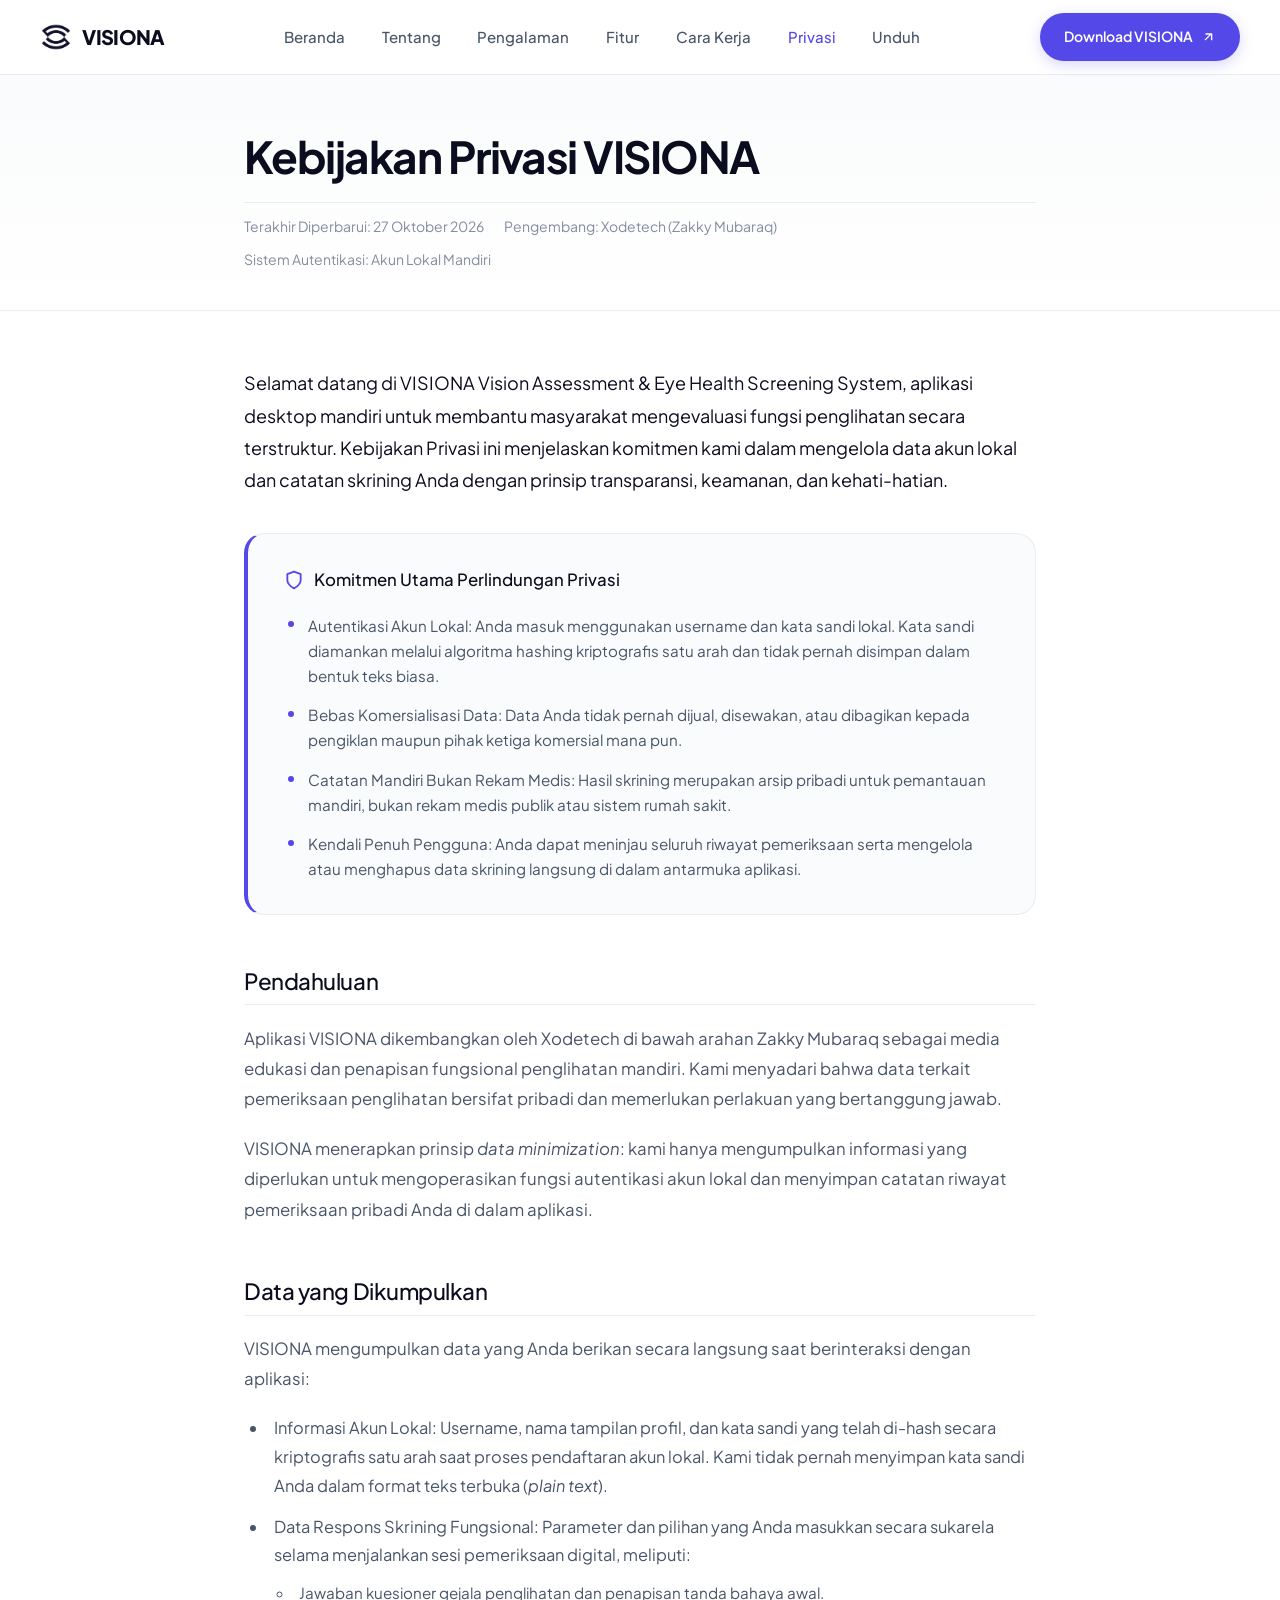
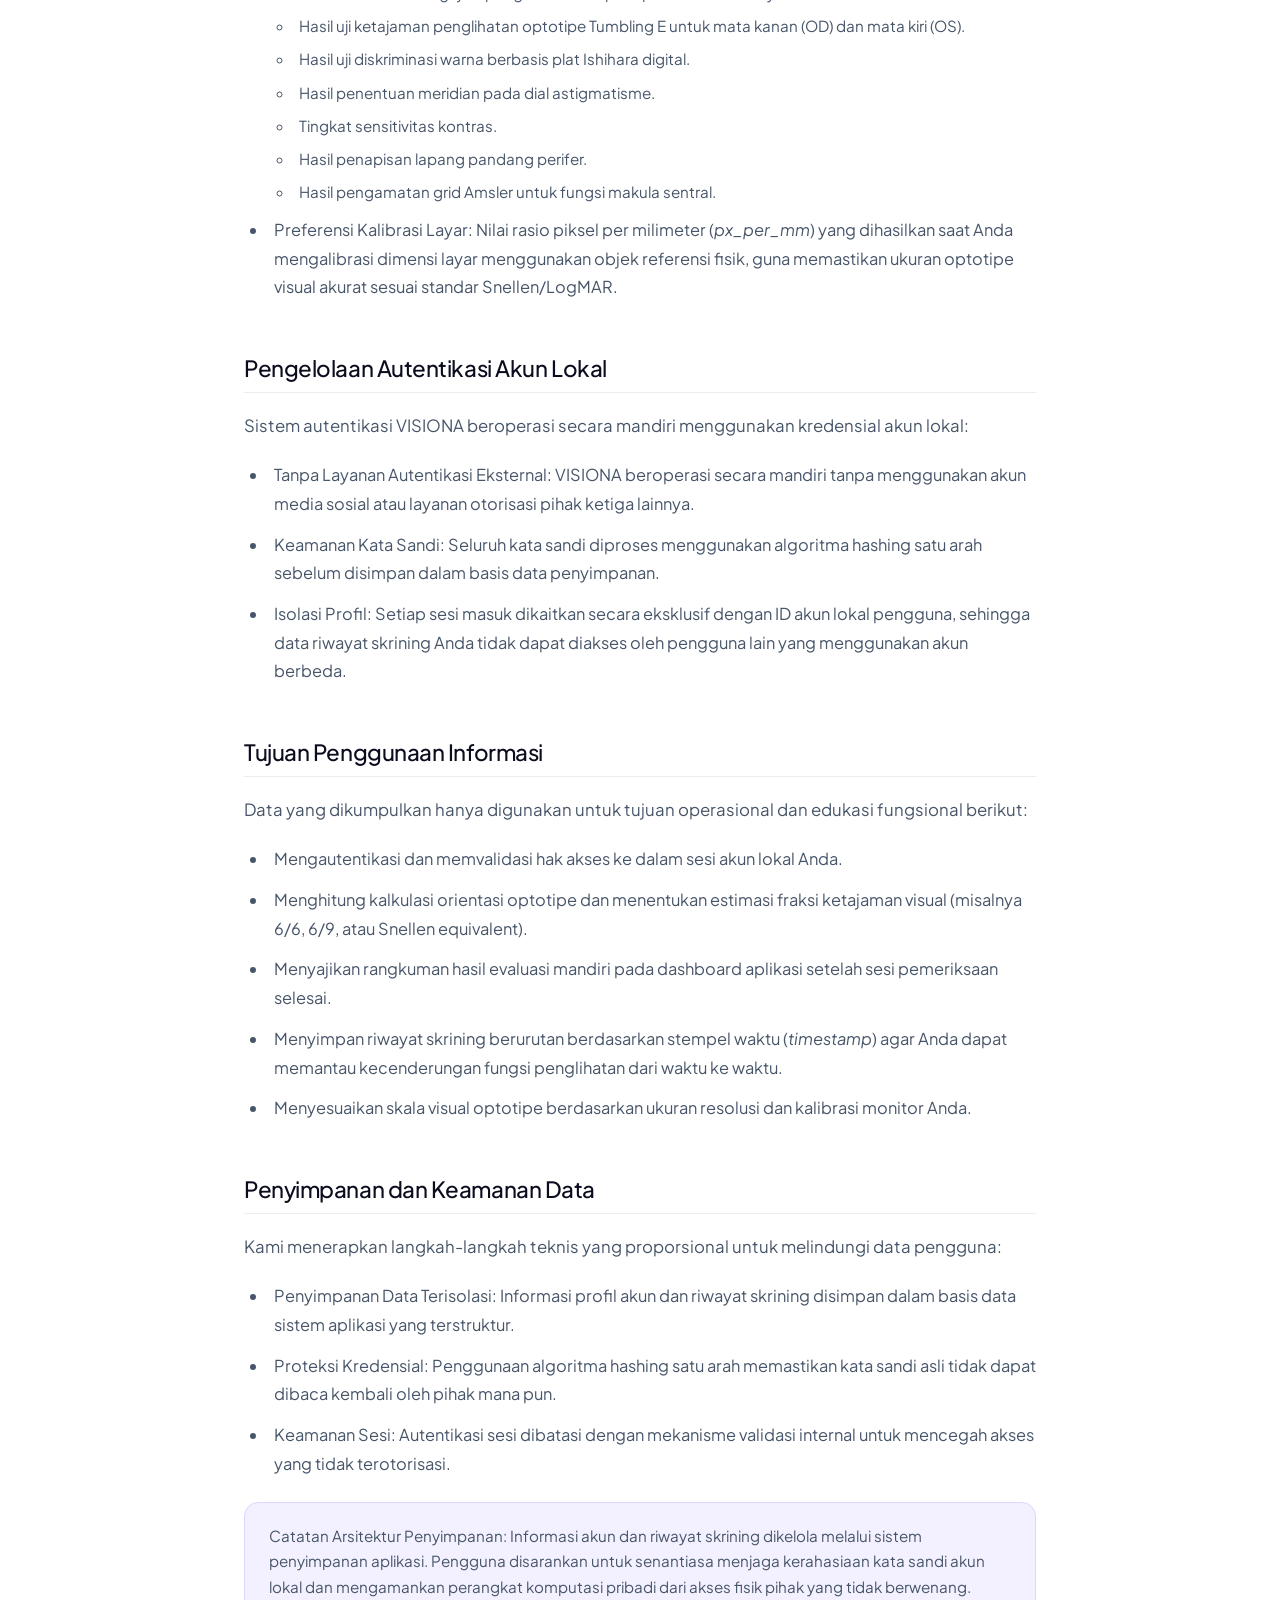
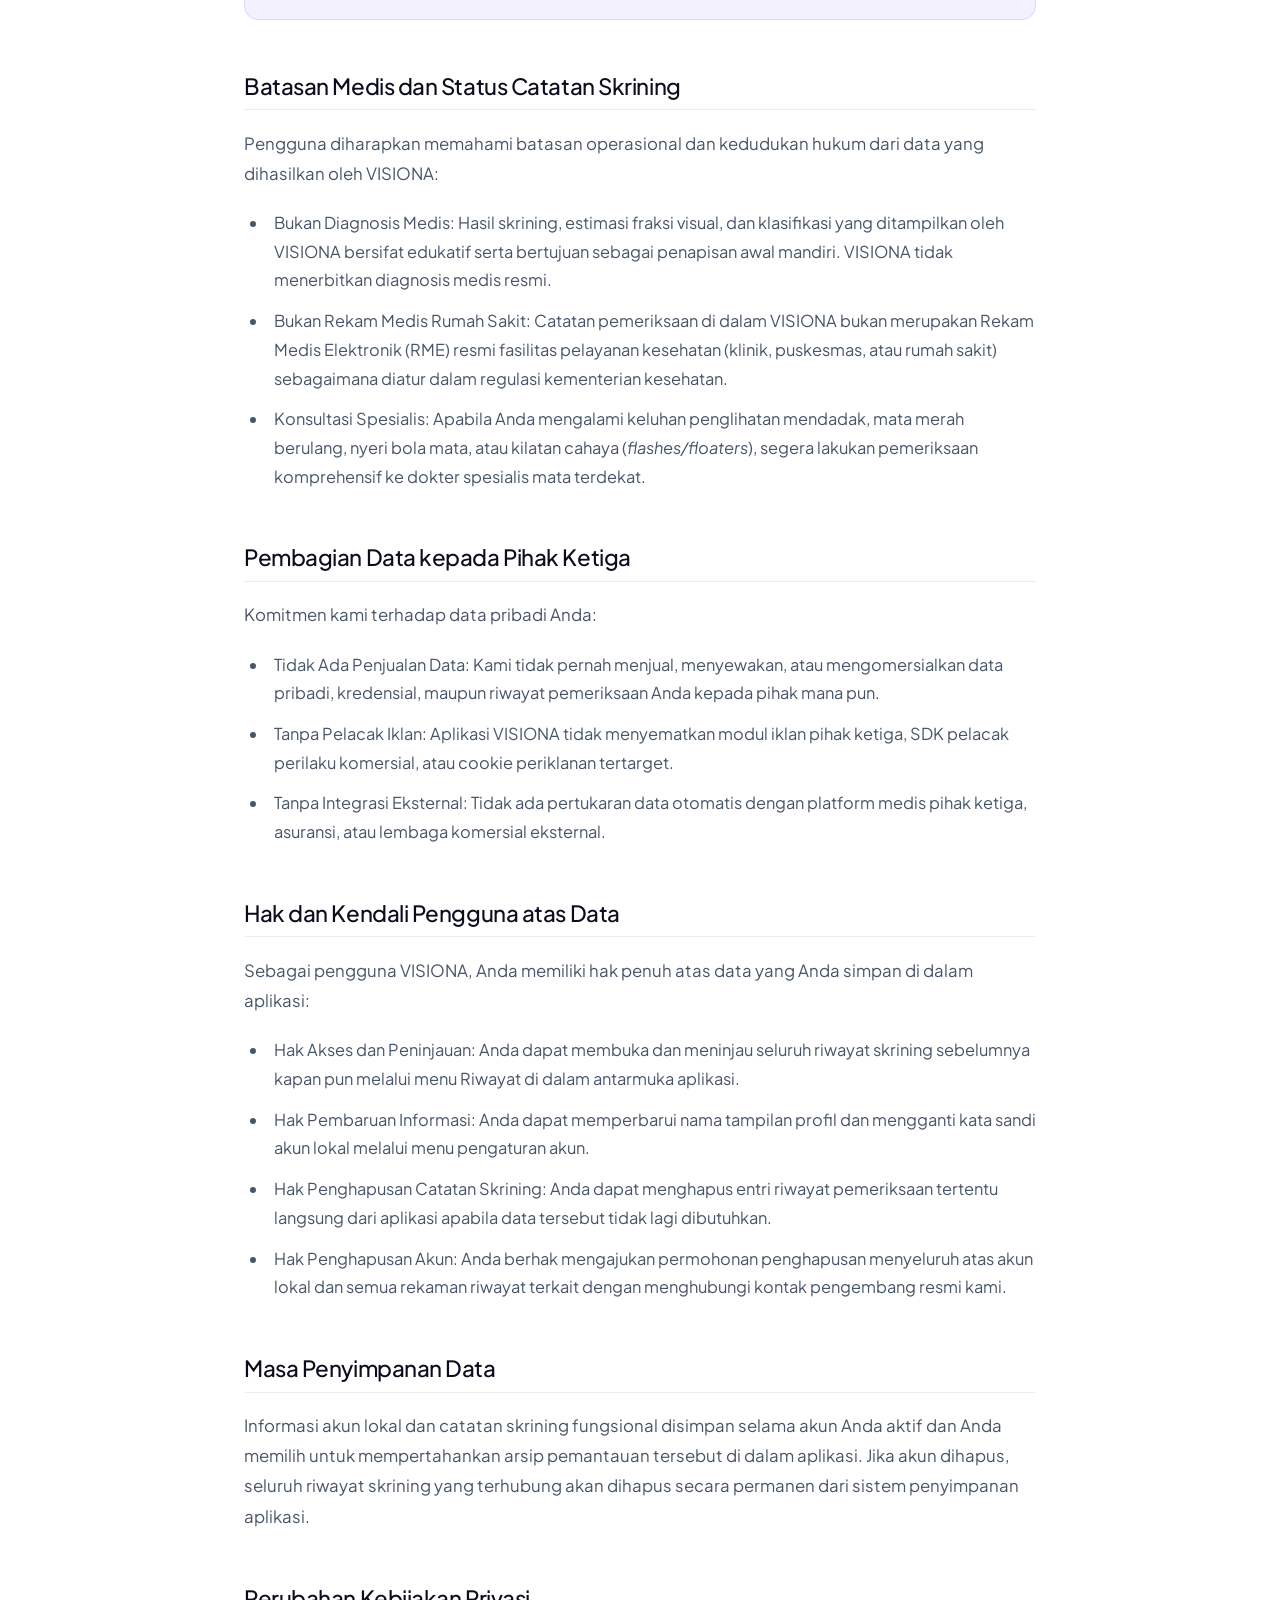
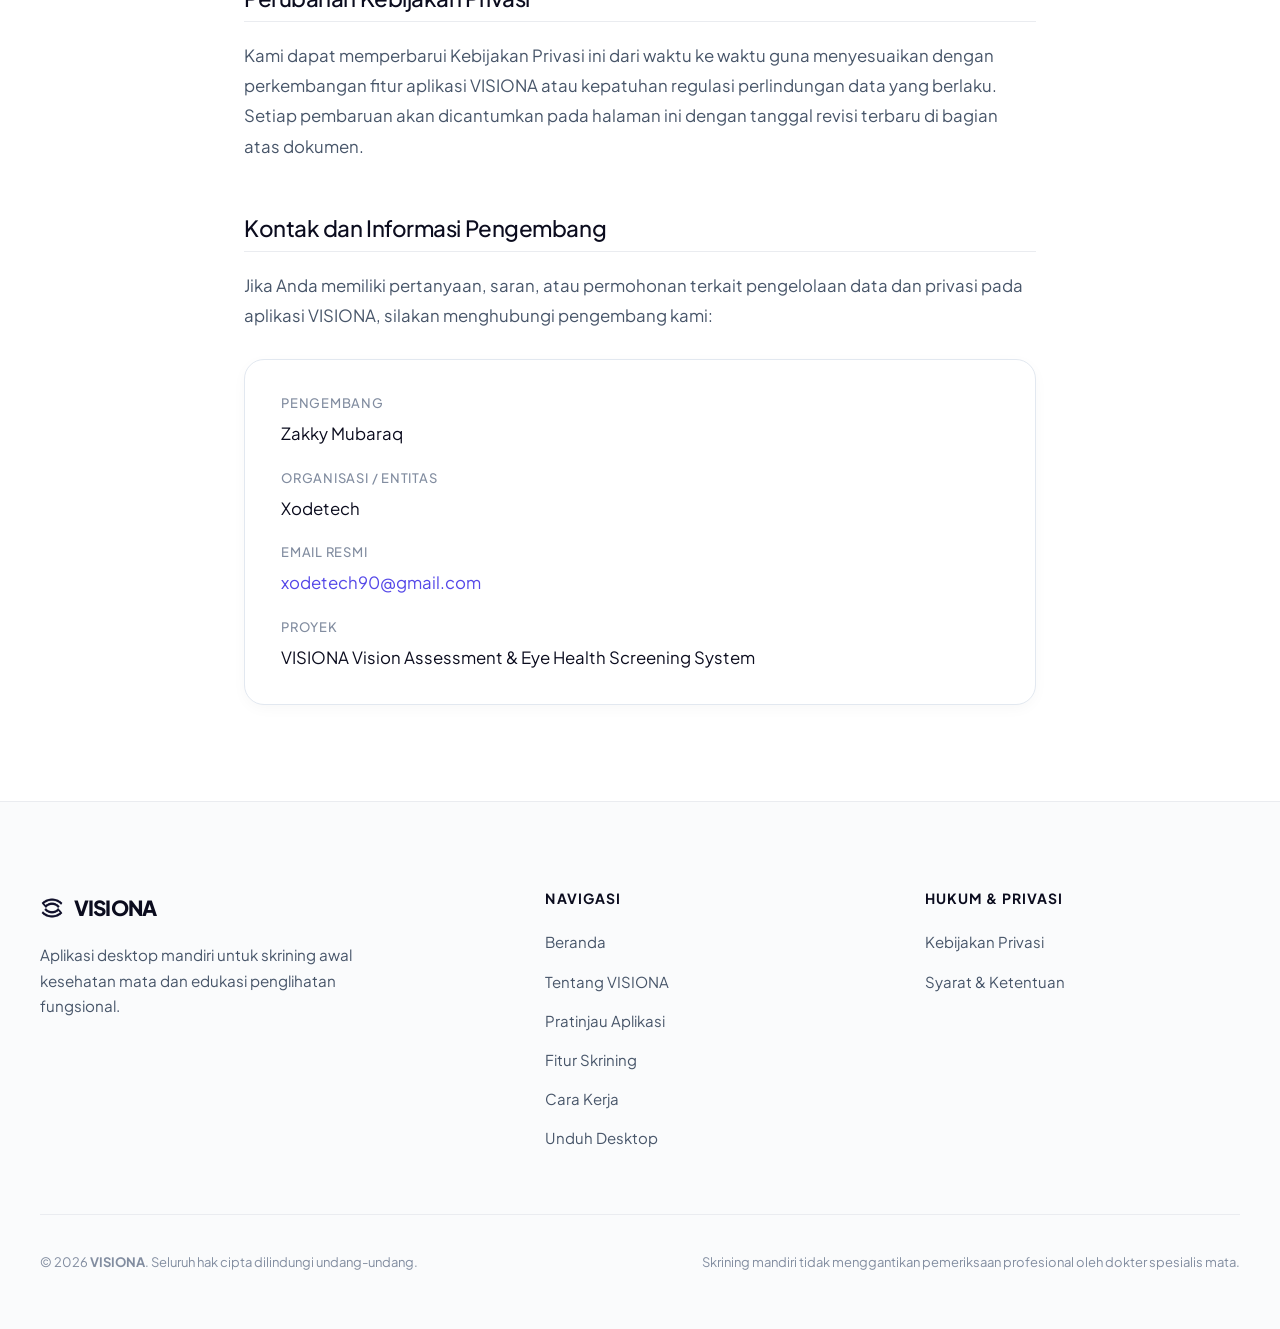
<file: privacy.html>
<!DOCTYPE html>
<html lang="id">
<head>
  <meta charset="UTF-8">
  <meta name="viewport" content="width=device-width, initial-scale=1.0">
  <title>Kebijakan Privasi VISIONA</title>
  <meta name="description" content="Kebijakan Privasi resmi aplikasi VISIONA oleh Xodetech. Menjelaskan pengelolaan data akun lokal, pencatatan hasil skrining mandiri, dan komitmen perlindungan privasi pengguna.">
  <meta name="author" content="Zakky Mubaraq, Xodetech">

  <!-- Favicon Assets -->
  <link rel="icon" type="image/x-icon" href="assets/images/favicon.ico">
  <link rel="icon" type="image/png" sizes="32x32" href="assets/images/favicon-32x32.png">
  <link rel="icon" type="image/png" sizes="16x16" href="assets/images/favicon-16x16.png">
  <link rel="apple-touch-icon" sizes="180x180" href="assets/images/apple-touch-icon.png">

  <!-- Google Fonts: Plus Jakarta Sans & Inter (Same as index.html) -->
  <link rel="preconnect" href="https://fonts.googleapis.com">
  <link rel="preconnect" href="https://fonts.gstatic.com" crossorigin>
  <link href="https://fonts.googleapis.com/css2?family=Plus+Jakarta+Sans:wght@300;400;500;600;700;800&family=Inter:wght@400;500;600;700&display=swap" rel="stylesheet">

  <!-- Base Stylesheet -->
  <link rel="stylesheet" href="assets/css/style.css">

  <!-- Unified Design System & Document Styles (Strictly Aligned with index.html) -->
  <style>
    :root {
      /* VISIONA Dashboard Authentic Purple Identity (From index.html) */
      --color-primary: #5548e8;
      --color-primary-hover: #4639d4;
      --color-primary-active: #3b2fc4;
      --color-primary-subtle: #f3f1ff;
      --color-primary-border: #dcd7fe;
      --color-primary-glow: rgba(85, 72, 232, 0.14);

      /* Clean White & Neutral Surface Palette (From index.html) */
      --color-bg-body: #ffffff;
      --color-bg-soft: #fafbfc;
      --color-bg-surface: #f4f5f8;
      --color-dark-obsidian: #0b0c1e;

      /* High-Contrast Editorial Typography Colors (From index.html) */
      --color-text-main: #0b0c1e;
      --color-text-body: #475569;
      --color-text-muted: #828da0;
      --color-text-faded: #94a3b8;
      --color-border-subtle: #eaecf0;
      --color-border-clean: #e2e8f0;

      /* Radii */
      --radius-pill: 9999px;
      --radius-card: 20px;
      --radius-sm: 8px;

      /* Typography */
      --font-display: 'Plus Jakarta Sans', -apple-system, BlinkMacSystemFont, 'Segoe UI', Roboto, sans-serif;
      --font-body: 'Plus Jakarta Sans', 'Inter', -apple-system, BlinkMacSystemFont, 'Segoe UI', Roboto, sans-serif;
    }

    /* Reset & Base */
    * {
      box-sizing: border-box;
      margin: 0;
      padding: 0;
    }

    html {
      scroll-behavior: smooth;
      scroll-padding-top: 88px;
    }

    body {
      font-family: var(--font-body);
      color: var(--color-text-body);
      background-color: var(--color-bg-body);
      -webkit-font-smoothing: antialiased;
      -moz-osx-font-smoothing: grayscale;
      overflow-x: hidden;
      line-height: 1.7;
    }

    .container {
      max-width: 1280px;
      margin: 0 auto;
      padding: 0 2.5rem;
    }

    /* ========================================================================
       1. NAVBAR (Identical to index.html)
       ======================================================================== */
    .site-header {
      width: 100%;
      position: sticky;
      top: 0;
      z-index: 100;
      background-color: rgba(255, 255, 255, 0.94);
      backdrop-filter: blur(16px);
      -webkit-backdrop-filter: blur(16px);
      border-bottom: 1px solid var(--color-border-subtle);
      transition: all 0.25s ease;
    }

    .navbar {
      width: 100%;
      display: flex;
      align-items: center;
      justify-content: space-between;
      height: 74px;
    }

    .nav-brand {
      display: inline-flex;
      align-items: center;
      gap: 0.65rem;
      text-decoration: none;
      color: var(--color-text-main);
    }

    .nav-brand-logo {
      width: 32px;
      height: 32px;
      object-fit: contain;
      display: block;
    }

    .brand-title {
      font-family: var(--font-display);
      font-size: 1.25rem;
      font-weight: 800;
      letter-spacing: -0.035em;
      color: var(--color-text-main);
    }

    .nav-menu {
      display: flex;
      align-items: center;
      gap: 2rem;
    }

    .nav-link {
      font-size: 0.9375rem;
      font-weight: 500;
      color: var(--color-text-body);
      text-decoration: none;
      transition: color 0.2s ease;
    }

    .nav-link:hover,
    .nav-link.active {
      color: var(--color-primary);
    }

    .btn-pill {
      border-radius: var(--radius-pill);
      padding: 0.7rem 1.45rem;
      font-size: 0.875rem;
      font-weight: 600;
      display: inline-flex;
      align-items: center;
      gap: 0.5rem;
      text-decoration: none;
      transition: all 0.22s cubic-bezier(0.16, 1, 0.3, 1);
      border: 1px solid transparent;
      cursor: pointer;
    }

    .btn-pill-primary {
      background-color: var(--color-primary);
      color: #ffffff;
      box-shadow: 0 4px 14px rgba(85, 72, 232, 0.22);
    }

    .btn-pill-primary:hover {
      background-color: var(--color-primary-hover);
      transform: translateY(-1px);
      box-shadow: 0 6px 20px rgba(85, 72, 232, 0.32);
      color: #ffffff;
    }

    .mobile-toggle {
      display: none;
      background: none;
      border: none;
      cursor: pointer;
      padding: 0.5rem;
      color: var(--color-text-main);
      border-radius: var(--radius-sm);
    }

    .mobile-toggle svg {
      display: block;
      width: 24px;
      height: 24px;
    }

    /* ========================================================================
       2. PRIVACY DOCUMENT HEADER (Clean, Balanced & Consistent)
       ======================================================================== */
    .privacy-header-section {
      width: 100%;
      padding: 3.5rem 0 2.5rem;
      background: linear-gradient(180deg, var(--color-bg-soft) 0%, #ffffff 100%);
      border-bottom: 1px solid var(--color-border-subtle);
    }

    .privacy-header-container {
      width: 100%;
      max-width: 840px;
      margin: 0 auto;
      padding: 0 1.5rem;
    }

    /* Primary Main Headline: The ONLY bold title on this page */
    .privacy-headline {
      font-family: var(--font-display);
      font-size: clamp(1.85rem, 5vw, 2.75rem);
      font-weight: 700;
      line-height: 1.15;
      letter-spacing: -0.035em;
      color: var(--color-text-main);
      margin-bottom: 1.25rem;
      word-wrap: break-word;
      overflow-wrap: break-word;
    }

    .privacy-meta-bar {
      display: flex;
      flex-wrap: wrap;
      align-items: center;
      gap: 0.75rem 1.25rem;
      font-size: 0.875rem;
      color: var(--color-text-muted);
      padding-top: 0.85rem;
      border-top: 1px solid var(--color-border-subtle);
      line-height: 1.5;
      font-weight: 400;
    }

    .privacy-meta-item {
      color: var(--color-text-muted);
    }

    /* ========================================================================
       3. DOCUMENT READING CONTAINER (Clean, Normal-Weight Typography)
       ======================================================================== */
    .privacy-content-section {
      padding: 3.5rem 0 6rem;
      background-color: var(--color-bg-body);
    }

    .privacy-article-container {
      max-width: 840px;
      margin: 0 auto;
      padding: 0 1.5rem;
    }

    .privacy-lead-paragraph {
      font-size: 1.125rem;
      line-height: 1.8;
      color: var(--color-text-main);
      margin-bottom: 2rem;
      font-weight: 400;
    }

    /* Summary Callout Box */
    .privacy-callout-card {
      background-color: var(--color-bg-soft);
      border: 1px solid var(--color-border-subtle);
      border-left: 4px solid var(--color-primary);
      border-radius: var(--radius-card);
      padding: 2rem 2.25rem;
      margin: 2.25rem 0 3.25rem;
    }

    .privacy-callout-header {
      font-family: var(--font-display);
      font-size: 1.05rem;
      font-weight: 500;
      color: var(--color-text-main);
      margin-bottom: 1.15rem;
      display: flex;
      align-items: center;
      gap: 0.6rem;
    }

    .privacy-callout-header svg {
      color: var(--color-primary);
      flex-shrink: 0;
    }

    .privacy-callout-list {
      list-style: none;
      padding: 0;
      margin: 0;
      display: flex;
      flex-direction: column;
      gap: 0.9rem;
    }

    .privacy-callout-list li {
      position: relative;
      padding-left: 1.5rem;
      font-size: 0.95rem;
      line-height: 1.65;
      color: var(--color-text-body);
      font-weight: 400;
    }

    .privacy-callout-list li::before {
      content: "";
      position: absolute;
      left: 0.25rem;
      top: 0.55rem;
      width: 6px;
      height: 6px;
      border-radius: 50%;
      background-color: var(--color-primary);
    }

    /* Section Headings (Normal Consistent Weight, Clean Visual Hierarchy) */
    .privacy-section-block {
      margin-top: 3.25rem;
    }

    .privacy-section-block h2 {
      font-family: var(--font-display);
      font-size: 1.4rem;
      font-weight: 500;
      letter-spacing: -0.02em;
      color: var(--color-text-main);
      margin-bottom: 1.15rem;
      padding-bottom: 0.6rem;
      border-bottom: 1px solid var(--color-border-subtle);
    }

    .privacy-section-block h3 {
      font-family: var(--font-display);
      font-size: 1.1rem;
      font-weight: 500;
      color: var(--color-text-main);
      margin-top: 1.75rem;
      margin-bottom: 0.75rem;
      letter-spacing: -0.01em;
    }

    .privacy-section-block p {
      font-size: 1.05rem;
      line-height: 1.8;
      color: var(--color-text-body);
      margin-bottom: 1.25rem;
      font-weight: 400;
    }

    /* Ensure no bold text in body paragraphs or labels */
    .privacy-article-container strong,
    .privacy-header-container strong,
    .privacy-section-block strong {
      font-weight: 400;
      color: inherit;
    }

    /* Standard Editorial Lists */
    .privacy-section-block ul {
      margin: 1rem 0 1.5rem 1.5rem;
      padding: 0;
    }

    .privacy-section-block li {
      font-size: 1.025rem;
      line-height: 1.75;
      color: var(--color-text-body);
      margin-bottom: 0.75rem;
      padding-left: 0.35rem;
      font-weight: 400;
    }

    .privacy-section-block li:last-child {
      margin-bottom: 0;
    }

    .privacy-section-block ul ul {
      margin: 0.65rem 0 0.65rem 1.25rem;
      list-style-type: circle;
    }

    .privacy-section-block ul ul li {
      font-size: 0.95rem;
      line-height: 1.65;
      margin-bottom: 0.5rem;
    }

    /* Note Banner */
    .privacy-notice-box {
      background-color: var(--color-primary-subtle);
      border: 1px solid var(--color-primary-border);
      border-radius: 14px;
      padding: 1.25rem 1.5rem;
      margin: 1.5rem 0;
      font-size: 0.95rem;
      line-height: 1.65;
      color: var(--color-text-body);
      font-weight: 400;
    }

    /* Contact Card */
    .privacy-contact-card {
      background: #ffffff;
      border: 1px solid var(--color-border-clean);
      border-radius: var(--radius-card);
      padding: 2rem 2.25rem;
      margin-top: 1.75rem;
      box-shadow: 0 4px 16px -2px rgba(11, 12, 30, 0.04);
    }

    .contact-item-row {
      display: flex;
      flex-direction: column;
      gap: 0.35rem;
      margin-bottom: 1.15rem;
    }

    .contact-item-row:last-child {
      margin-bottom: 0;
    }

    .contact-item-label {
      font-size: 0.8125rem;
      text-transform: uppercase;
      letter-spacing: 0.06em;
      font-weight: 500;
      color: var(--color-text-muted);
    }

    .contact-item-value {
      font-size: 1.05rem;
      color: var(--color-text-main);
      font-weight: 400;
    }

    .contact-item-value a {
      color: var(--color-primary);
      text-decoration: none;
      transition: color 0.2s ease;
      word-break: break-all;
    }

    .contact-item-value a:hover {
      color: var(--color-primary-hover);
      text-decoration: underline;
    }

    /* ========================================================================
       4. FOOTER (Identical to index.html)
       ======================================================================== */
    .site-footer {
      background-color: var(--color-bg-soft);
      border-top: 1px solid var(--color-border-subtle);
      padding: 5.5rem 0 3.5rem;
    }

    .footer-top-grid {
      display: grid;
      grid-template-columns: 1.4fr 1fr 1fr;
      gap: 4rem;
      margin-bottom: 4rem;
    }

    .footer-brand-title {
      font-family: var(--font-display);
      font-size: 1.3rem;
      font-weight: 800;
      letter-spacing: -0.035em;
      color: var(--color-text-main);
      margin-bottom: 1rem;
      display: inline-flex;
      align-items: center;
      gap: 0.6rem;
    }

    .footer-desc-text {
      font-size: 0.95rem;
      color: var(--color-text-body);
      line-height: 1.7;
      max-width: 360px;
    }

    .footer-col h4 {
      font-family: var(--font-display);
      font-size: 0.875rem;
      font-weight: 700;
      color: var(--color-text-main);
      text-transform: uppercase;
      letter-spacing: 0.08em;
      margin-bottom: 1.35rem;
    }

    .footer-links-list {
      list-style: none;
      padding: 0;
      margin: 0;
      display: flex;
      flex-direction: column;
      gap: 0.85rem;
    }

    .footer-links-list a {
      font-size: 0.9375rem;
      color: var(--color-text-body);
      text-decoration: none;
      transition: color 0.2s ease;
    }

    .footer-links-list a:hover {
      color: var(--color-primary);
    }

    .footer-bottom-row {
      padding-top: 2.25rem;
      border-top: 1px solid var(--color-border-subtle);
      display: flex;
      align-items: center;
      justify-content: space-between;
      gap: 1.5rem;
      font-size: 0.8125rem;
      color: var(--color-text-muted);
      flex-wrap: wrap;
    }

    /* ========================================================================
       5. RESPONSIVE BREAKPOINTS (From index.html)
       ======================================================================== */
    @media (max-width: 768px) {
      .container {
        padding: 0 1.25rem;
      }
      .navbar {
        height: 64px;
      }
      .nav-menu {
        display: none;
        position: absolute;
        top: 64px;
        left: 0;
        right: 0;
        background-color: #ffffff;
        flex-direction: column;
        padding: 1.5rem;
        border-bottom: 1px solid var(--color-border-subtle);
        box-shadow: 0 12px 24px -4px rgba(11, 12, 30, 0.08);
        gap: 1rem;
        align-items: flex-start;
      }
      .nav-menu.is-active {
        display: flex;
      }
      .nav-actions {
        display: none;
      }
      .mobile-toggle {
        display: block;
      }
      .privacy-header-section {
        padding: 2.75rem 0 2rem;
      }
      .privacy-header-container,
      .privacy-article-container {
        padding: 0 1.25rem;
      }
      .privacy-headline {
        font-size: 1.75rem;
        line-height: 1.2;
        font-weight: 700;
      }
      .privacy-meta-bar {
        flex-direction: column;
        align-items: flex-start;
        gap: 0.45rem;
      }
      .privacy-callout-card {
        padding: 1.5rem;
      }
      .privacy-contact-card {
        padding: 1.5rem;
      }
      .footer-top-grid {
        grid-template-columns: 1fr;
        gap: 2.5rem;
      }
      .footer-bottom-row {
        flex-direction: column;
        align-items: flex-start;
        gap: 0.75rem;
      }
    }
  </style>
</head>
<body>

  <!-- ========================================================================
       A. NAVBAR (Identical to index.html)
       ======================================================================== -->
  <header class="site-header">
    <div class="container navbar">
      <a href="index.html" class="nav-brand" aria-label="VISIONA Beranda">
        <img src="assets/images/visiona-logo-dark.png" alt="VISIONA Logo" class="nav-brand-logo">
        <span class="brand-title">VISIONA</span>
      </a>

      <!-- Navigation Links -->
      <nav id="nav-menu" class="nav-menu" aria-label="Navigasi Utama">
        <a href="index.html#beranda" class="nav-link">Beranda</a>
        <a href="index.html#tentang" class="nav-link">Tentang</a>
        <a href="index.html#pengalaman" class="nav-link">Pengalaman</a>
        <a href="index.html#fitur" class="nav-link">Fitur</a>
        <a href="index.html#cara-kerja" class="nav-link">Cara Kerja</a>
        <a href="privacy.html" class="nav-link active">Privasi</a>
        <a href="index.html#unduh" class="nav-link">Unduh</a>
      </nav>

      <!-- Desktop Action CTA -->
      <div class="nav-actions">
        <a href="index.html#unduh" class="btn-pill btn-pill-primary">
          <span>Download VISIONA</span>
          <svg width="15" height="15" viewBox="0 0 24 24" fill="none" stroke="currentColor" stroke-width="2.2" stroke-linecap="round" stroke-linejoin="round" aria-hidden="true"><path d="M7 17l9.2-9.2M17 17V8H8"/></svg>
        </a>
      </div>

      <!-- Mobile Hamburger Button -->
      <button id="mobile-menu-toggle" class="mobile-toggle" aria-label="Buka Menu Navigasi" aria-expanded="false" aria-controls="nav-menu">
        <svg viewBox="0 0 24 24" fill="none" stroke="currentColor" stroke-width="2" stroke-linecap="round" stroke-linejoin="round" aria-hidden="true">
          <line x1="3" y1="12" x2="21" y2="12"></line>
          <line x1="3" y1="6" x2="21" y2="6"></line>
          <line x1="3" y1="18" x2="21" y2="18"></line>
        </svg>
      </button>
    </div>
  </header>

  <main>
    <!-- ======================================================================
         B. PRIVACY DOCUMENT HEADER (Without "Beranda" Link, Bold Only on Headline)
         ====================================================================== -->
    <section class="privacy-header-section">
      <div class="privacy-header-container">
        <h1 class="privacy-headline">Kebijakan Privasi VISIONA</h1>

        <div class="privacy-meta-bar">
          <div class="privacy-meta-item">
            Terakhir Diperbarui: 27 Oktober 2026
          </div>
          <div class="privacy-meta-item">
            Pengembang: Xodetech (Zakky Mubaraq)
          </div>
          <div class="privacy-meta-item">
            Sistem Autentikasi: Akun Lokal Mandiri
          </div>
        </div>
      </div>
    </section>

    <!-- ======================================================================
         C. PRIVACY CONTENT BODY (No em-dash separator, unnumbered section titles, normal font weights)
         ====================================================================== -->
    <section class="privacy-content-section">
      <div class="privacy-article-container">
        
        <p class="privacy-lead-paragraph">
          Selamat datang di VISIONA Vision Assessment &amp; Eye Health Screening System, aplikasi desktop mandiri untuk membantu masyarakat mengevaluasi fungsi penglihatan secara terstruktur. Kebijakan Privasi ini menjelaskan komitmen kami dalam mengelola data akun lokal dan catatan skrining Anda dengan prinsip transparansi, keamanan, dan kehati-hatian.
        </p>

        <!-- Clean Summary Callout Box -->
        <div class="privacy-callout-card">
          <div class="privacy-callout-header">
            <svg width="20" height="20" viewBox="0 0 24 24" fill="none" stroke="currentColor" stroke-width="2.2" stroke-linecap="round" stroke-linejoin="round" aria-hidden="true"><path d="M12 22s8-4 8-10V5l-8-3-8 3v7c0 6 8 10 8 10z"/></svg>
            <span>Komitmen Utama Perlindungan Privasi</span>
          </div>
          <ul class="privacy-callout-list">
            <li>Autentikasi Akun Lokal: Anda masuk menggunakan username dan kata sandi lokal. Kata sandi diamankan melalui algoritma hashing kriptografis satu arah dan tidak pernah disimpan dalam bentuk teks biasa.</li>
            <li>Bebas Komersialisasi Data: Data Anda tidak pernah dijual, disewakan, atau dibagikan kepada pengiklan maupun pihak ketiga komersial mana pun.</li>
            <li>Catatan Mandiri Bukan Rekam Medis: Hasil skrining merupakan arsip pribadi untuk pemantauan mandiri, bukan rekam medis publik atau sistem rumah sakit.</li>
            <li>Kendali Penuh Pengguna: Anda dapat meninjau seluruh riwayat pemeriksaan serta mengelola atau menghapus data skrining langsung di dalam antarmuka aplikasi.</li>
          </ul>
        </div>

        <!-- Pendahuluan -->
        <div class="privacy-section-block">
          <h2>Pendahuluan</h2>
          <p>
            Aplikasi VISIONA dikembangkan oleh Xodetech di bawah arahan Zakky Mubaraq sebagai media edukasi dan penapisan fungsional penglihatan mandiri. Kami menyadari bahwa data terkait pemeriksaan penglihatan bersifat pribadi dan memerlukan perlakuan yang bertanggung jawab.
          </p>
          <p>
            VISIONA menerapkan prinsip <em>data minimization</em>: kami hanya mengumpulkan informasi yang diperlukan untuk mengoperasikan fungsi autentikasi akun lokal dan menyimpan catatan riwayat pemeriksaan pribadi Anda di dalam aplikasi.
          </p>
        </div>

        <!-- Data yang Dikumpulkan -->
        <div class="privacy-section-block">
          <h2>Data yang Dikumpulkan</h2>
          <p>
            VISIONA mengumpulkan data yang Anda berikan secara langsung saat berinteraksi dengan aplikasi:
          </p>
          <ul>
            <li>
              Informasi Akun Lokal: Username, nama tampilan profil, dan kata sandi yang telah di-hash secara kriptografis satu arah saat proses pendaftaran akun lokal. Kami tidak pernah menyimpan kata sandi Anda dalam format teks terbuka (<em>plain text</em>).
            </li>
            <li>
              Data Respons Skrining Fungsional: Parameter dan pilihan yang Anda masukkan secara sukarela selama menjalankan sesi pemeriksaan digital, meliputi:
              <ul>
                <li>Jawaban kuesioner gejala penglihatan dan penapisan tanda bahaya awal.</li>
                <li>Hasil uji ketajaman penglihatan optotipe Tumbling E untuk mata kanan (OD) dan mata kiri (OS).</li>
                <li>Hasil uji diskriminasi warna berbasis plat Ishihara digital.</li>
                <li>Hasil penentuan meridian pada dial astigmatisme.</li>
                <li>Tingkat sensitivitas kontras.</li>
                <li>Hasil penapisan lapang pandang perifer.</li>
                <li>Hasil pengamatan grid Amsler untuk fungsi makula sentral.</li>
              </ul>
            </li>
            <li>
              Preferensi Kalibrasi Layar: Nilai rasio piksel per milimeter (<em>px_per_mm</em>) yang dihasilkan saat Anda mengalibrasi dimensi layar menggunakan objek referensi fisik, guna memastikan ukuran optotipe visual akurat sesuai standar Snellen/LogMAR.
            </li>
          </ul>
        </div>

        <!-- Pengelolaan Autentikasi Akun Lokal -->
        <div class="privacy-section-block">
          <h2>Pengelolaan Autentikasi Akun Lokal</h2>
          <p>
            Sistem autentikasi VISIONA beroperasi secara mandiri menggunakan kredensial akun lokal:
          </p>
          <ul>
            <li>
              Tanpa Layanan Autentikasi Eksternal: VISIONA beroperasi secara mandiri tanpa menggunakan akun media sosial atau layanan otorisasi pihak ketiga lainnya.
            </li>
            <li>
              Keamanan Kata Sandi: Seluruh kata sandi diproses menggunakan algoritma hashing satu arah sebelum disimpan dalam basis data penyimpanan.
            </li>
            <li>
              Isolasi Profil: Setiap sesi masuk dikaitkan secara eksklusif dengan ID akun lokal pengguna, sehingga data riwayat skrining Anda tidak dapat diakses oleh pengguna lain yang menggunakan akun berbeda.
            </li>
          </ul>
        </div>

        <!-- Tujuan Penggunaan Informasi -->
        <div class="privacy-section-block">
          <h2>Tujuan Penggunaan Informasi</h2>
          <p>
            Data yang dikumpulkan hanya digunakan untuk tujuan operasional dan edukasi fungsional berikut:
          </p>
          <ul>
            <li>Mengautentikasi dan memvalidasi hak akses ke dalam sesi akun lokal Anda.</li>
            <li>Menghitung kalkulasi orientasi optotipe dan menentukan estimasi fraksi ketajaman visual (misalnya 6/6, 6/9, atau Snellen equivalent).</li>
            <li>Menyajikan rangkuman hasil evaluasi mandiri pada dashboard aplikasi setelah sesi pemeriksaan selesai.</li>
            <li>Menyimpan riwayat skrining berurutan berdasarkan stempel waktu (<em>timestamp</em>) agar Anda dapat memantau kecenderungan fungsi penglihatan dari waktu ke waktu.</li>
            <li>Menyesuaikan skala visual optotipe berdasarkan ukuran resolusi dan kalibrasi monitor Anda.</li>
          </ul>
        </div>

        <!-- Penyimpanan dan Keamanan Data -->
        <div class="privacy-section-block">
          <h2>Penyimpanan dan Keamanan Data</h2>
          <p>
            Kami menerapkan langkah-langkah teknis yang proporsional untuk melindungi data pengguna:
          </p>
          <ul>
            <li>
              Penyimpanan Data Terisolasi: Informasi profil akun dan riwayat skrining disimpan dalam basis data sistem aplikasi yang terstruktur.
            </li>
            <li>
              Proteksi Kredensial: Penggunaan algoritma hashing satu arah memastikan kata sandi asli tidak dapat dibaca kembali oleh pihak mana pun.
            </li>
            <li>
              Keamanan Sesi: Autentikasi sesi dibatasi dengan mekanisme validasi internal untuk mencegah akses yang tidak terotorisasi.
            </li>
          </ul>

          <div class="privacy-notice-box">
            Catatan Arsitektur Penyimpanan: Informasi akun dan riwayat skrining dikelola melalui sistem penyimpanan aplikasi. Pengguna disarankan untuk senantiasa menjaga kerahasiaan kata sandi akun lokal dan mengamankan perangkat komputasi pribadi dari akses fisik pihak yang tidak berwenang.
          </div>
        </div>

        <!-- Batasan Medis dan Status Catatan Skrining -->
        <div class="privacy-section-block">
          <h2>Batasan Medis dan Status Catatan Skrining</h2>
          <p>
            Pengguna diharapkan memahami batasan operasional dan kedudukan hukum dari data yang dihasilkan oleh VISIONA:
          </p>
          <ul>
            <li>
              Bukan Diagnosis Medis: Hasil skrining, estimasi fraksi visual, dan klasifikasi yang ditampilkan oleh VISIONA bersifat edukatif serta bertujuan sebagai penapisan awal mandiri. VISIONA tidak menerbitkan diagnosis medis resmi.
            </li>
            <li>
              Bukan Rekam Medis Rumah Sakit: Catatan pemeriksaan di dalam VISIONA bukan merupakan Rekam Medis Elektronik (RME) resmi fasilitas pelayanan kesehatan (klinik, puskesmas, atau rumah sakit) sebagaimana diatur dalam regulasi kementerian kesehatan.
            </li>
            <li>
              Konsultasi Spesialis: Apabila Anda mengalami keluhan penglihatan mendadak, mata merah berulang, nyeri bola mata, atau kilatan cahaya (<em>flashes/floaters</em>), segera lakukan pemeriksaan komprehensif ke dokter spesialis mata terdekat.
            </li>
          </ul>
        </div>

        <!-- Pembagian Data kepada Pihak Ketiga -->
        <div class="privacy-section-block">
          <h2>Pembagian Data kepada Pihak Ketiga</h2>
          <p>
            Komitmen kami terhadap data pribadi Anda:
          </p>
          <ul>
            <li>Tidak Ada Penjualan Data: Kami tidak pernah menjual, menyewakan, atau mengomersialkan data pribadi, kredensial, maupun riwayat pemeriksaan Anda kepada pihak mana pun.</li>
            <li>Tanpa Pelacak Iklan: Aplikasi VISIONA tidak menyematkan modul iklan pihak ketiga, SDK pelacak perilaku komersial, atau cookie periklanan tertarget.</li>
            <li>Tanpa Integrasi Eksternal: Tidak ada pertukaran data otomatis dengan platform medis pihak ketiga, asuransi, atau lembaga komersial eksternal.</li>
          </ul>
        </div>

        <!-- Hak dan Kendali Pengguna atas Data -->
        <div class="privacy-section-block">
          <h2>Hak dan Kendali Pengguna atas Data</h2>
          <p>
            Sebagai pengguna VISIONA, Anda memiliki hak penuh atas data yang Anda simpan di dalam aplikasi:
          </p>
          <ul>
            <li>Hak Akses dan Peninjauan: Anda dapat membuka dan meninjau seluruh riwayat skrining sebelumnya kapan pun melalui menu Riwayat di dalam antarmuka aplikasi.</li>
            <li>Hak Pembaruan Informasi: Anda dapat memperbarui nama tampilan profil dan mengganti kata sandi akun lokal melalui menu pengaturan akun.</li>
            <li>Hak Penghapusan Catatan Skrining: Anda dapat menghapus entri riwayat pemeriksaan tertentu langsung dari aplikasi apabila data tersebut tidak lagi dibutuhkan.</li>
            <li>Hak Penghapusan Akun: Anda berhak mengajukan permohonan penghapusan menyeluruh atas akun lokal dan semua rekaman riwayat terkait dengan menghubungi kontak pengembang resmi kami.</li>
          </ul>
        </div>

        <!-- Masa Penyimpanan Data -->
        <div class="privacy-section-block">
          <h2>Masa Penyimpanan Data</h2>
          <p>
            Informasi akun lokal dan catatan skrining fungsional disimpan selama akun Anda aktif dan Anda memilih untuk mempertahankan arsip pemantauan tersebut di dalam aplikasi. Jika akun dihapus, seluruh riwayat skrining yang terhubung akan dihapus secara permanen dari sistem penyimpanan aplikasi.
          </p>
        </div>

        <!-- Perubahan Kebijakan Privasi -->
        <div class="privacy-section-block">
          <h2>Perubahan Kebijakan Privasi</h2>
          <p>
            Kami dapat memperbarui Kebijakan Privasi ini dari waktu ke waktu guna menyesuaikan dengan perkembangan fitur aplikasi VISIONA atau kepatuhan regulasi perlindungan data yang berlaku. Setiap pembaruan akan dicantumkan pada halaman ini dengan tanggal revisi terbaru di bagian atas dokumen.
          </p>
        </div>

        <!-- Kontak dan Informasi Pengembang -->
        <div class="privacy-section-block">
          <h2>Kontak dan Informasi Pengembang</h2>
          <p>
            Jika Anda memiliki pertanyaan, saran, atau permohonan terkait pengelolaan data dan privasi pada aplikasi VISIONA, silakan menghubungi pengembang kami:
          </p>

          <div class="privacy-contact-card">
            <div class="contact-item-row">
              <span class="contact-item-label">Pengembang</span>
              <span class="contact-item-value">Zakky Mubaraq</span>
            </div>
            <div class="contact-item-row">
              <span class="contact-item-label">Organisasi / Entitas</span>
              <span class="contact-item-value">Xodetech</span>
            </div>
            <div class="contact-item-row">
              <span class="contact-item-label">Email Resmi</span>
              <span class="contact-item-value"><a href="mailto:xodetech90@gmail.com">xodetech90@gmail.com</a></span>
            </div>
            <div class="contact-item-row">
              <span class="contact-item-label">Proyek</span>
              <span class="contact-item-value">VISIONA Vision Assessment &amp; Eye Health Screening System</span>
            </div>
          </div>
        </div>

      </div>
    </section>
  </main>

  <!-- ========================================================================
       D. FOOTER (Identical to index.html)
       ======================================================================== -->
  <footer class="site-footer">
    <div class="container">
      <div class="footer-top-grid">
        <div class="footer-brand-col">
          <div class="footer-brand-title">
            <img src="assets/images/visiona-logo-dark.png" alt="VISIONA Logo" style="width: 24px; height: 24px; object-fit: contain;">
            <span>VISIONA</span>
          </div>
          <p class="footer-desc-text">
            Aplikasi desktop mandiri untuk skrining awal kesehatan mata dan edukasi penglihatan fungsional.
          </p>
        </div>

        <div class="footer-col">
          <h4>Navigasi</h4>
          <ul class="footer-links-list">
            <li><a href="index.html#beranda">Beranda</a></li>
            <li><a href="index.html#tentang">Tentang VISIONA</a></li>
            <li><a href="index.html#pengalaman">Pratinjau Aplikasi</a></li>
            <li><a href="index.html#fitur">Fitur Skrining</a></li>
            <li><a href="index.html#cara-kerja">Cara Kerja</a></li>
            <li><a href="index.html#unduh">Unduh Desktop</a></li>
          </ul>
        </div>

        <div class="footer-col">
          <h4>Hukum &amp; Privasi</h4>
          <ul class="footer-links-list">
            <li><a href="privacy.html">Kebijakan Privasi</a></li>
            <li><a href="terms.html">Syarat &amp; Ketentuan</a></li>
          </ul>
        </div>
      </div>

      <div class="footer-bottom-row">
        <div>
          &copy; <span id="current-year">2026</span> <strong>VISIONA</strong>. Seluruh hak cipta dilindungi undang-undang.
        </div>
        <div>
          Skrining mandiri tidak menggantikan pemeriksaan profesional oleh dokter spesialis mata.
        </div>
      </div>
    </div>
  </footer>

  <!-- Main Website Script (Dynamic Year & Mobile Toggle) -->
  <script src="assets/js/main.js"></script>
</body>
</html>
</file>
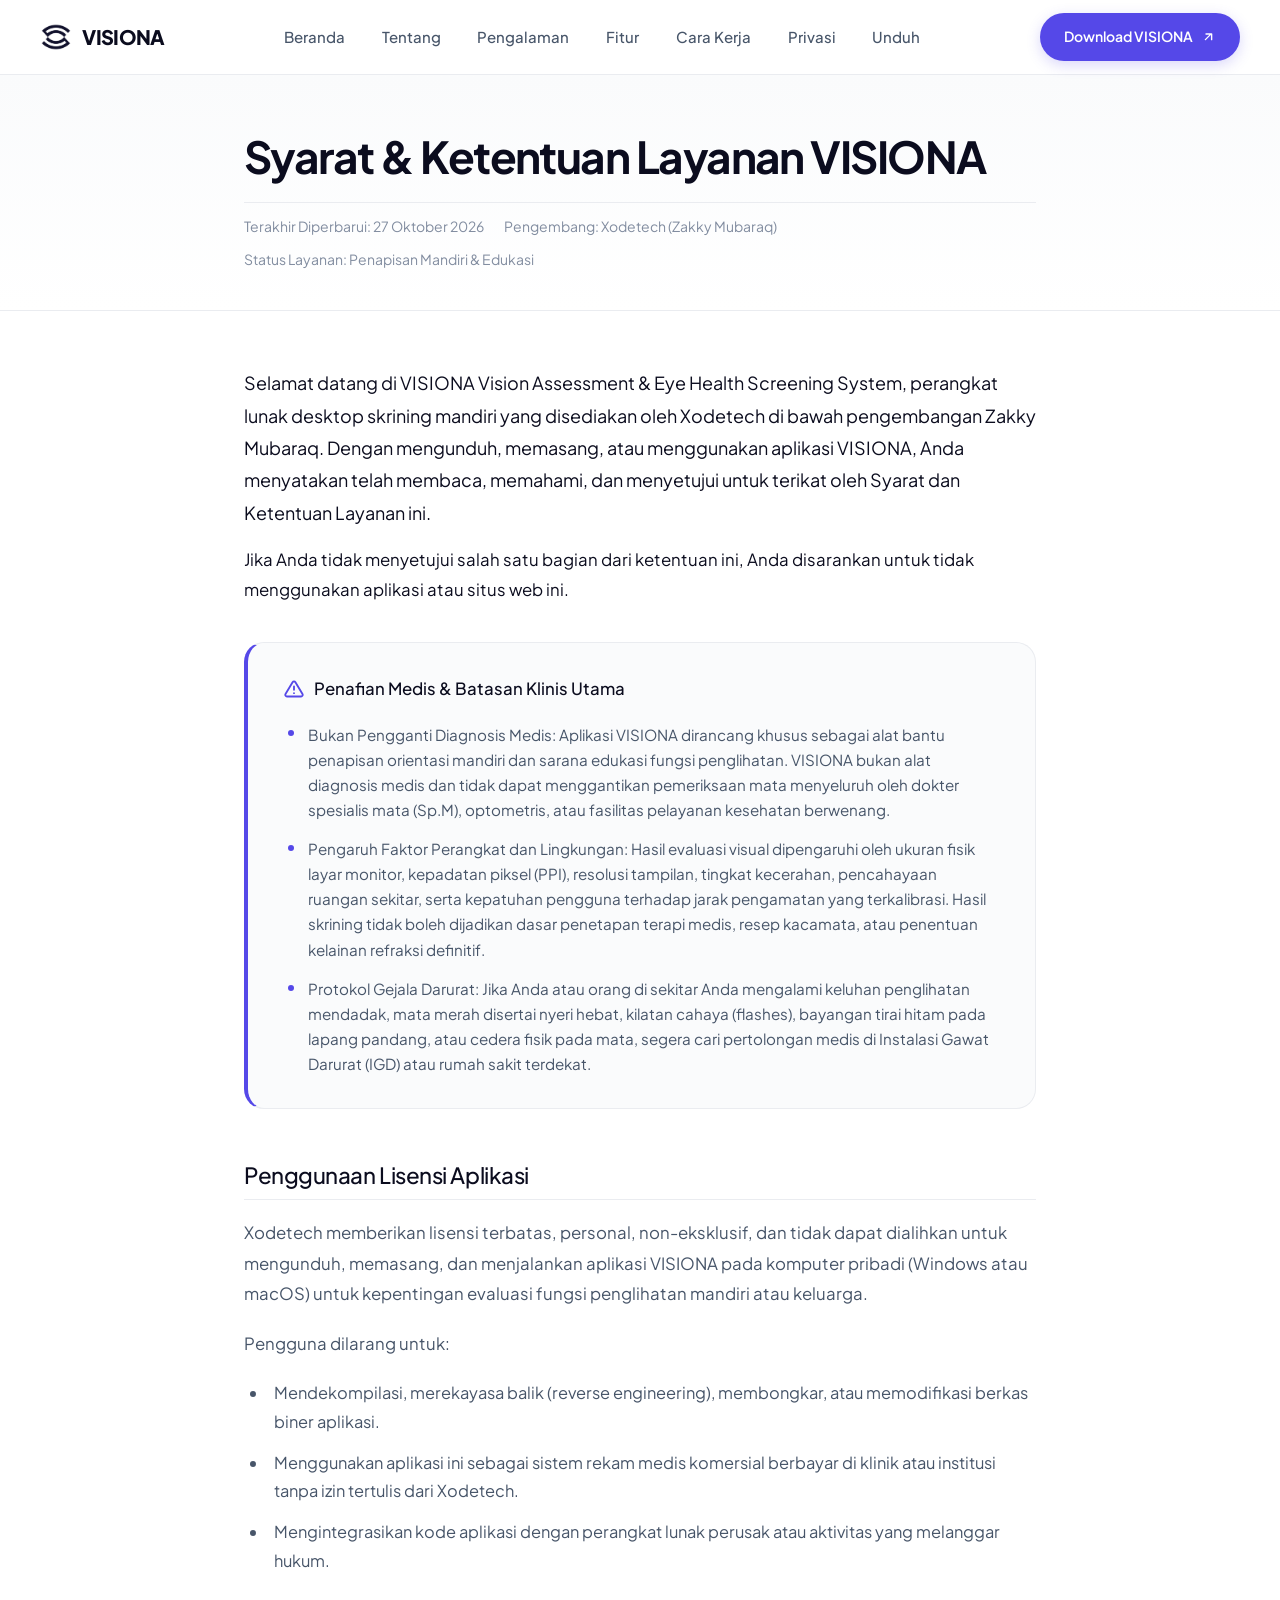
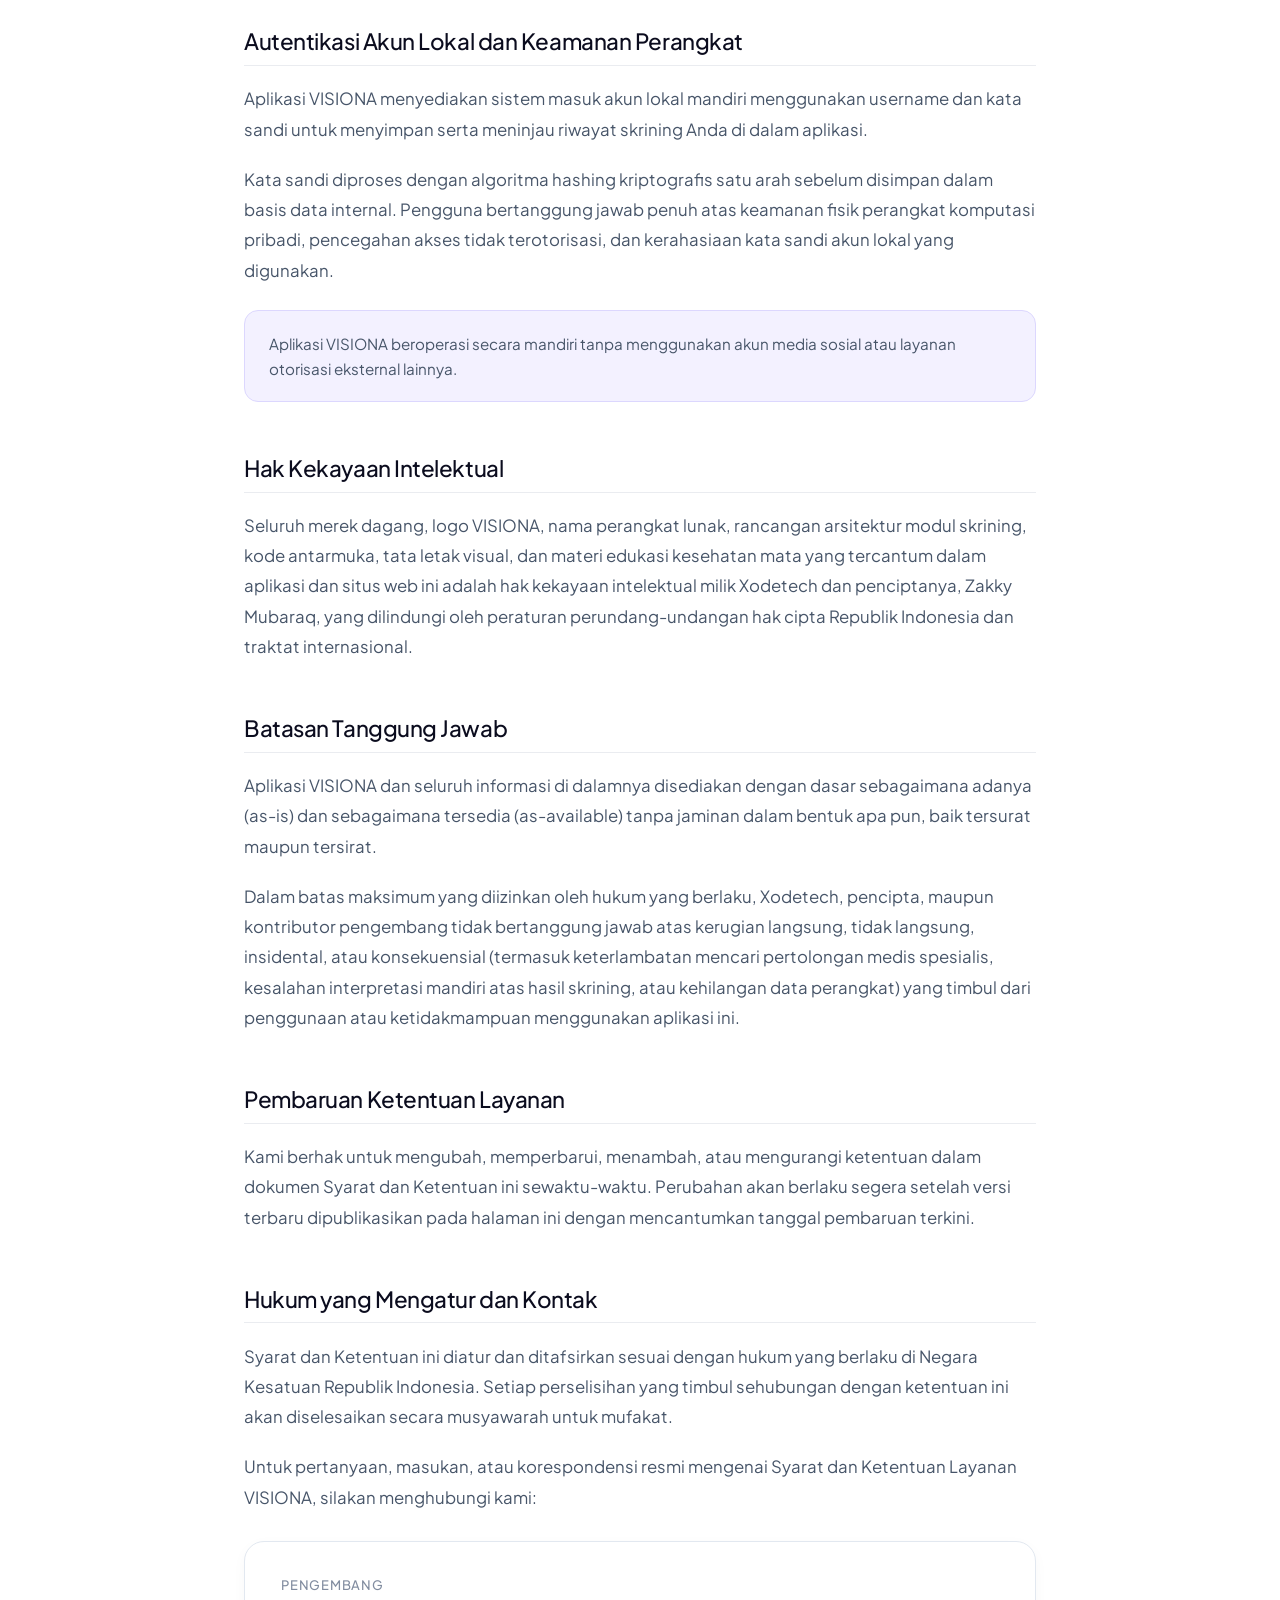
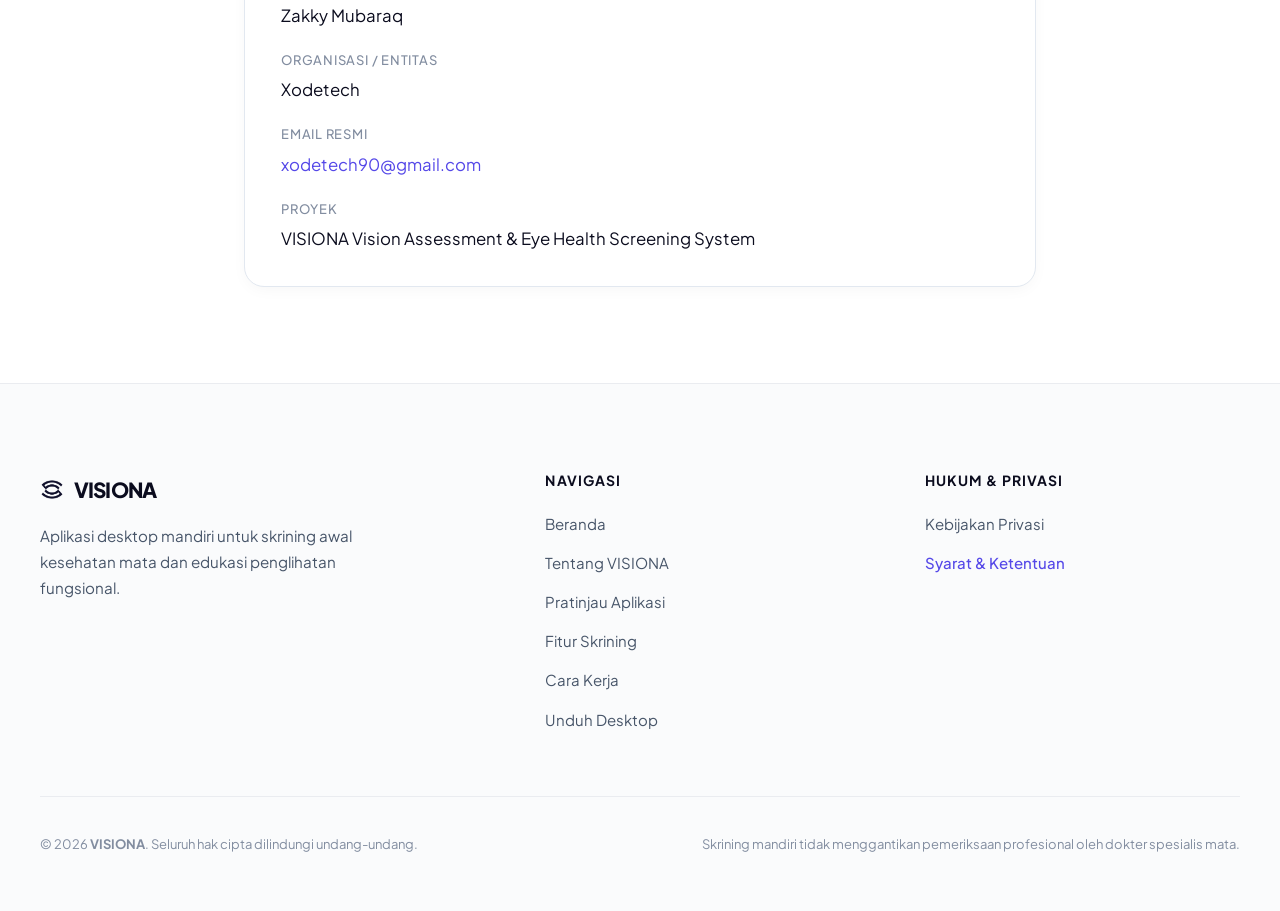
<file: terms.html>
<!DOCTYPE html>
<html lang="id">
<head>
  <meta charset="UTF-8">
  <meta name="viewport" content="width=device-width, initial-scale=1.0">
  <title>Syarat &amp; Ketentuan Layanan VISIONA</title>
  <meta name="description" content="Syarat dan Ketentuan Layanan resmi aplikasi VISIONA oleh Xodetech. Berisi penafian medis, ketentuan lisensi perangkat lunak desktop, dan batasan penggunaan aplikasi.">
  <meta name="author" content="Zakky Mubaraq, Xodetech">

  <!-- Favicon Assets -->
  <link rel="icon" type="image/x-icon" href="assets/images/favicon.ico">
  <link rel="icon" type="image/png" sizes="32x32" href="assets/images/favicon-32x32.png">
  <link rel="icon" type="image/png" sizes="16x16" href="assets/images/favicon-16x16.png">
  <link rel="apple-touch-icon" sizes="180x180" href="assets/images/apple-touch-icon.png">

  <!-- Google Fonts: Plus Jakarta Sans & Inter (Same as index.html and privacy.html) -->
  <link rel="preconnect" href="https://fonts.googleapis.com">
  <link rel="preconnect" href="https://fonts.gstatic.com" crossorigin>
  <link href="https://fonts.googleapis.com/css2?family=Plus+Jakarta+Sans:wght@300;400;500;600;700;800&family=Inter:wght@400;500;600;700&display=swap" rel="stylesheet">

  <!-- Base Stylesheet -->
  <link rel="stylesheet" href="assets/css/style.css">

  <!-- Unified Design System & Document Styles (Strictly Aligned with privacy.html) -->
  <style>
    :root {
      /* VISIONA Dashboard Authentic Purple Identity (From index.html & privacy.html) */
      --color-primary: #5548e8;
      --color-primary-hover: #4639d4;
      --color-primary-active: #3b2fc4;
      --color-primary-subtle: #f3f1ff;
      --color-primary-border: #dcd7fe;
      --color-primary-glow: rgba(85, 72, 232, 0.14);

      /* Clean White & Neutral Surface Palette */
      --color-bg-body: #ffffff;
      --color-bg-soft: #fafbfc;
      --color-bg-surface: #f4f5f8;
      --color-dark-obsidian: #0b0c1e;

      /* High-Contrast Editorial Typography Colors */
      --color-text-main: #0b0c1e;
      --color-text-body: #475569;
      --color-text-muted: #828da0;
      --color-text-faded: #94a3b8;
      --color-border-subtle: #eaecf0;
      --color-border-clean: #e2e8f0;

      /* Radii */
      --radius-pill: 9999px;
      --radius-card: 20px;
      --radius-sm: 8px;

      /* Typography */
      --font-display: 'Plus Jakarta Sans', -apple-system, BlinkMacSystemFont, 'Segoe UI', Roboto, sans-serif;
      --font-body: 'Plus Jakarta Sans', 'Inter', -apple-system, BlinkMacSystemFont, 'Segoe UI', Roboto, sans-serif;
    }

    /* Reset & Base */
    * {
      box-sizing: border-box;
      margin: 0;
      padding: 0;
    }

    html {
      scroll-behavior: smooth;
      scroll-padding-top: 88px;
    }

    body {
      font-family: var(--font-body);
      color: var(--color-text-body);
      background-color: var(--color-bg-body);
      -webkit-font-smoothing: antialiased;
      -moz-osx-font-smoothing: grayscale;
      overflow-x: hidden;
      line-height: 1.7;
    }

    .container {
      max-width: 1280px;
      margin: 0 auto;
      padding: 0 2.5rem;
    }

    /* ========================================================================
       1. NAVBAR (Identical to index.html & privacy.html)
       ======================================================================== */
    .site-header {
      width: 100%;
      position: sticky;
      top: 0;
      z-index: 100;
      background-color: rgba(255, 255, 255, 0.94);
      backdrop-filter: blur(16px);
      -webkit-backdrop-filter: blur(16px);
      border-bottom: 1px solid var(--color-border-subtle);
      transition: all 0.25s ease;
    }

    .navbar {
      width: 100%;
      display: flex;
      align-items: center;
      justify-content: space-between;
      height: 74px;
    }

    .nav-brand {
      display: inline-flex;
      align-items: center;
      gap: 0.65rem;
      text-decoration: none;
      color: var(--color-text-main);
    }

    .nav-brand-logo {
      width: 32px;
      height: 32px;
      object-fit: contain;
      display: block;
    }

    .brand-title {
      font-family: var(--font-display);
      font-size: 1.25rem;
      font-weight: 800;
      letter-spacing: -0.035em;
      color: var(--color-text-main);
    }

    .nav-menu {
      display: flex;
      align-items: center;
      gap: 2rem;
    }

    .nav-link {
      font-size: 0.9375rem;
      font-weight: 500;
      color: var(--color-text-body);
      text-decoration: none;
      transition: color 0.2s ease;
    }

    .nav-link:hover,
    .nav-link.active {
      color: var(--color-primary);
    }

    .btn-pill {
      border-radius: var(--radius-pill);
      padding: 0.7rem 1.45rem;
      font-size: 0.875rem;
      font-weight: 600;
      display: inline-flex;
      align-items: center;
      gap: 0.5rem;
      text-decoration: none;
      transition: all 0.22s cubic-bezier(0.16, 1, 0.3, 1);
      border: 1px solid transparent;
      cursor: pointer;
    }

    .btn-pill-primary {
      background-color: var(--color-primary);
      color: #ffffff;
      box-shadow: 0 4px 14px rgba(85, 72, 232, 0.22);
    }

    .btn-pill-primary:hover {
      background-color: var(--color-primary-hover);
      transform: translateY(-1px);
      box-shadow: 0 6px 20px rgba(85, 72, 232, 0.32);
      color: #ffffff;
    }

    .mobile-toggle {
      display: none;
      background: none;
      border: none;
      cursor: pointer;
      padding: 0.5rem;
      color: var(--color-text-main);
      border-radius: var(--radius-sm);
    }

    .mobile-toggle svg {
      display: block;
      width: 24px;
      height: 24px;
    }

    /* ========================================================================
       2. TERMS DOCUMENT HEADER (Clean, Balanced & Consistent)
       ======================================================================== */
    .terms-header-section {
      width: 100%;
      padding: 3.5rem 0 2.5rem;
      background: linear-gradient(180deg, var(--color-bg-soft) 0%, #ffffff 100%);
      border-bottom: 1px solid var(--color-border-subtle);
    }

    .terms-header-container {
      width: 100%;
      max-width: 840px;
      margin: 0 auto;
      padding: 0 1.5rem;
    }

    /* Primary Main Headline: The ONLY bold title on this page */
    .terms-headline {
      font-family: var(--font-display);
      font-size: clamp(1.85rem, 5vw, 2.75rem);
      font-weight: 700;
      line-height: 1.15;
      letter-spacing: -0.035em;
      color: var(--color-text-main);
      margin-bottom: 1.25rem;
      word-wrap: break-word;
      overflow-wrap: break-word;
    }

    .terms-meta-bar {
      display: flex;
      flex-wrap: wrap;
      align-items: center;
      gap: 0.75rem 1.25rem;
      font-size: 0.875rem;
      color: var(--color-text-muted);
      padding-top: 0.85rem;
      border-top: 1px solid var(--color-border-subtle);
      line-height: 1.5;
      font-weight: 400;
    }

    .terms-meta-item {
      color: var(--color-text-muted);
    }

    /* ========================================================================
       3. DOCUMENT READING CONTAINER (Clean, Normal-Weight Typography)
       ======================================================================== */
    .terms-content-section {
      padding: 3.5rem 0 6rem;
      background-color: var(--color-bg-body);
    }

    .terms-article-container {
      max-width: 840px;
      margin: 0 auto;
      padding: 0 1.5rem;
    }

    .terms-lead-paragraph {
      font-size: 1.125rem;
      line-height: 1.8;
      color: var(--color-text-main);
      margin-bottom: 2rem;
      font-weight: 400;
    }

    /* Medical Disclaimer Callout Box */
    .terms-callout-card {
      background-color: var(--color-bg-soft);
      border: 1px solid var(--color-border-subtle);
      border-left: 4px solid var(--color-primary);
      border-radius: var(--radius-card);
      padding: 2rem 2.25rem;
      margin: 2.25rem 0 3.25rem;
    }

    .terms-callout-header {
      font-family: var(--font-display);
      font-size: 1.05rem;
      font-weight: 500;
      color: var(--color-text-main);
      margin-bottom: 1.15rem;
      display: flex;
      align-items: center;
      gap: 0.6rem;
    }

    .terms-callout-header svg {
      color: var(--color-primary);
      flex-shrink: 0;
    }

    .terms-callout-list {
      list-style: none;
      padding: 0;
      margin: 0;
      display: flex;
      flex-direction: column;
      gap: 0.9rem;
    }

    .terms-callout-list li {
      position: relative;
      padding-left: 1.5rem;
      font-size: 0.95rem;
      line-height: 1.65;
      color: var(--color-text-body);
      font-weight: 400;
    }

    .terms-callout-list li::before {
      content: "";
      position: absolute;
      left: 0.25rem;
      top: 0.55rem;
      width: 6px;
      height: 6px;
      border-radius: 50%;
      background-color: var(--color-primary);
    }

    /* Section Headings (Normal Consistent Weight, Clean Visual Hierarchy) */
    .terms-section-block {
      margin-top: 3.25rem;
    }

    .terms-section-block h2 {
      font-family: var(--font-display);
      font-size: 1.4rem;
      font-weight: 500;
      letter-spacing: -0.02em;
      color: var(--color-text-main);
      margin-bottom: 1.15rem;
      padding-bottom: 0.6rem;
      border-bottom: 1px solid var(--color-border-subtle);
    }

    .terms-section-block h3 {
      font-family: var(--font-display);
      font-size: 1.1rem;
      font-weight: 500;
      color: var(--color-text-main);
      margin-top: 1.75rem;
      margin-bottom: 0.75rem;
      letter-spacing: -0.01em;
    }

    .terms-section-block p {
      font-size: 1.05rem;
      line-height: 1.8;
      color: var(--color-text-body);
      margin-bottom: 1.25rem;
      font-weight: 400;
    }

    /* Ensure no bold text in body paragraphs or labels */
    .terms-article-container strong,
    .terms-header-container strong,
    .terms-section-block strong {
      font-weight: 400;
      color: inherit;
    }

    /* Standard Editorial Lists */
    .terms-section-block ul {
      margin: 1rem 0 1.5rem 1.5rem;
      padding: 0;
    }

    .terms-section-block li {
      font-size: 1.025rem;
      line-height: 1.75;
      color: var(--color-text-body);
      margin-bottom: 0.75rem;
      padding-left: 0.35rem;
      font-weight: 400;
    }

    .terms-section-block li:last-child {
      margin-bottom: 0;
    }

    /* Notice Box */
    .terms-notice-box {
      background-color: var(--color-primary-subtle);
      border: 1px solid var(--color-primary-border);
      border-radius: 14px;
      padding: 1.25rem 1.5rem;
      margin: 1.5rem 0;
      font-size: 0.95rem;
      line-height: 1.65;
      color: var(--color-text-body);
      font-weight: 400;
    }

    /* Contact Card */
    .terms-contact-card {
      background: #ffffff;
      border: 1px solid var(--color-border-clean);
      border-radius: var(--radius-card);
      padding: 2rem 2.25rem;
      margin-top: 1.75rem;
      box-shadow: 0 4px 16px -2px rgba(11, 12, 30, 0.04);
    }

    .contact-item-row {
      display: flex;
      flex-direction: column;
      gap: 0.35rem;
      margin-bottom: 1.15rem;
    }

    .contact-item-row:last-child {
      margin-bottom: 0;
    }

    .contact-item-label {
      font-size: 0.8125rem;
      text-transform: uppercase;
      letter-spacing: 0.06em;
      font-weight: 500;
      color: var(--color-text-muted);
    }

    .contact-item-value {
      font-size: 1.05rem;
      color: var(--color-text-main);
      font-weight: 400;
    }

    .contact-item-value a {
      color: var(--color-primary);
      text-decoration: none;
      transition: color 0.2s ease;
      word-break: break-all;
    }

    .contact-item-value a:hover {
      color: var(--color-primary-hover);
      text-decoration: underline;
    }

    /* ========================================================================
       4. FOOTER (Identical to index.html & privacy.html)
       ======================================================================== */
    .site-footer {
      background-color: var(--color-bg-soft);
      border-top: 1px solid var(--color-border-subtle);
      padding: 5.5rem 0 3.5rem;
    }

    .footer-top-grid {
      display: grid;
      grid-template-columns: 1.4fr 1fr 1fr;
      gap: 4rem;
      margin-bottom: 4rem;
    }

    .footer-brand-title {
      font-family: var(--font-display);
      font-size: 1.3rem;
      font-weight: 800;
      letter-spacing: -0.035em;
      color: var(--color-text-main);
      margin-bottom: 1rem;
      display: inline-flex;
      align-items: center;
      gap: 0.6rem;
    }

    .footer-desc-text {
      font-size: 0.95rem;
      color: var(--color-text-body);
      line-height: 1.7;
      max-width: 360px;
    }

    .footer-col h4 {
      font-family: var(--font-display);
      font-size: 0.875rem;
      font-weight: 700;
      color: var(--color-text-main);
      text-transform: uppercase;
      letter-spacing: 0.08em;
      margin-bottom: 1.35rem;
    }

    .footer-links-list {
      list-style: none;
      padding: 0;
      margin: 0;
      display: flex;
      flex-direction: column;
      gap: 0.85rem;
    }

    .footer-links-list a {
      font-size: 0.9375rem;
      color: var(--color-text-body);
      text-decoration: none;
      transition: color 0.2s ease;
    }

    .footer-links-list a:hover {
      color: var(--color-primary);
    }

    .footer-bottom-row {
      padding-top: 2.25rem;
      border-top: 1px solid var(--color-border-subtle);
      display: flex;
      align-items: center;
      justify-content: space-between;
      gap: 1.5rem;
      font-size: 0.8125rem;
      color: var(--color-text-muted);
      flex-wrap: wrap;
    }

    /* ========================================================================
       5. RESPONSIVE BREAKPOINTS (Identical to privacy.html)
       ======================================================================== */
    @media (max-width: 768px) {
      .container {
        padding: 0 1.25rem;
      }
      .navbar {
        height: 64px;
      }
      .nav-menu {
        display: none;
        position: absolute;
        top: 64px;
        left: 0;
        right: 0;
        background-color: #ffffff;
        flex-direction: column;
        padding: 1.5rem;
        border-bottom: 1px solid var(--color-border-subtle);
        box-shadow: 0 12px 24px -4px rgba(11, 12, 30, 0.08);
        gap: 1rem;
        align-items: flex-start;
      }
      .nav-menu.is-active {
        display: flex;
      }
      .nav-actions {
        display: none;
      }
      .mobile-toggle {
        display: block;
      }
      .terms-header-section {
        padding: 2.75rem 0 2rem;
      }
      .terms-header-container,
      .terms-article-container {
        padding: 0 1.25rem;
      }
      .terms-headline {
        font-size: 1.75rem;
        line-height: 1.2;
        font-weight: 700;
      }
      .terms-meta-bar {
        flex-direction: column;
        align-items: flex-start;
        gap: 0.45rem;
      }
      .terms-callout-card {
        padding: 1.5rem;
      }
      .terms-contact-card {
        padding: 1.5rem;
      }
      .footer-top-grid {
        grid-template-columns: 1fr;
        gap: 2.5rem;
      }
      .footer-bottom-row {
        flex-direction: column;
        align-items: flex-start;
        gap: 0.75rem;
      }
    }
  </style>
</head>
<body>

  <!-- ========================================================================
       A. NAVBAR (Identical to index.html & privacy.html)
       ======================================================================== -->
  <header class="site-header">
    <div class="container navbar">
      <a href="index.html" class="nav-brand" aria-label="VISIONA Beranda">
        <img src="assets/images/visiona-logo-dark.png" alt="VISIONA Logo" class="nav-brand-logo">
        <span class="brand-title">VISIONA</span>
      </a>

      <!-- Navigation Links -->
      <nav id="nav-menu" class="nav-menu" aria-label="Navigasi Utama">
        <a href="index.html#beranda" class="nav-link">Beranda</a>
        <a href="index.html#tentang" class="nav-link">Tentang</a>
        <a href="index.html#pengalaman" class="nav-link">Pengalaman</a>
        <a href="index.html#fitur" class="nav-link">Fitur</a>
        <a href="index.html#cara-kerja" class="nav-link">Cara Kerja</a>
        <a href="privacy.html" class="nav-link">Privasi</a>
        <a href="index.html#unduh" class="nav-link">Unduh</a>
      </nav>

      <!-- Desktop Action CTA -->
      <div class="nav-actions">
        <a href="index.html#unduh" class="btn-pill btn-pill-primary">
          <span>Download VISIONA</span>
          <svg width="15" height="15" viewBox="0 0 24 24" fill="none" stroke="currentColor" stroke-width="2.2" stroke-linecap="round" stroke-linejoin="round" aria-hidden="true"><path d="M7 17l9.2-9.2M17 17V8H8"/></svg>
        </a>
      </div>

      <!-- Mobile Hamburger Button -->
      <button id="mobile-menu-toggle" class="mobile-toggle" aria-label="Buka Menu Navigasi" aria-expanded="false" aria-controls="nav-menu">
        <svg viewBox="0 0 24 24" fill="none" stroke="currentColor" stroke-width="2" stroke-linecap="round" stroke-linejoin="round" aria-hidden="true">
          <line x1="3" y1="12" x2="21" y2="12"></line>
          <line x1="3" y1="6" x2="21" y2="6"></line>
          <line x1="3" y1="18" x2="21" y2="18"></line>
        </svg>
      </button>
    </div>
  </header>

  <main>
    <!-- ======================================================================
         B. TERMS DOCUMENT HEADER (Bold Only on Headline, No 'Beranda' Link)
         ====================================================================== -->
    <section class="terms-header-section">
      <div class="terms-header-container">
        <h1 class="terms-headline">Syarat &amp; Ketentuan Layanan VISIONA</h1>

        <div class="terms-meta-bar">
          <div class="terms-meta-item">
            Terakhir Diperbarui: 27 Oktober 2026
          </div>
          <div class="terms-meta-item">
            Pengembang: Xodetech (Zakky Mubaraq)
          </div>
          <div class="terms-meta-item">
            Status Layanan: Penapisan Mandiri &amp; Edukasi
          </div>
        </div>
      </div>
    </section>

    <!-- ======================================================================
         C. TERMS CONTENT BODY (No em-dash separator, unnumbered section titles, normal font weights)
         ====================================================================== -->
    <section class="terms-content-section">
      <div class="terms-article-container">
        
        <p class="terms-lead-paragraph">
          Selamat datang di VISIONA Vision Assessment &amp; Eye Health Screening System, perangkat lunak desktop skrining mandiri yang disediakan oleh Xodetech di bawah pengembangan Zakky Mubaraq. Dengan mengunduh, memasang, atau menggunakan aplikasi VISIONA, Anda menyatakan telah membaca, memahami, dan menyetujui untuk terikat oleh Syarat dan Ketentuan Layanan ini.
        </p>

        <p class="terms-lead-paragraph" style="font-size: 1.05rem; margin-top: -1rem;">
          Jika Anda tidak menyetujui salah satu bagian dari ketentuan ini, Anda disarankan untuk tidak menggunakan aplikasi atau situs web ini.
        </p>

        <!-- Critical Medical Disclaimer Callout Box -->
        <div class="terms-callout-card">
          <div class="terms-callout-header">
            <svg width="20" height="20" viewBox="0 0 24 24" fill="none" stroke="currentColor" stroke-width="2.2" stroke-linecap="round" stroke-linejoin="round" aria-hidden="true"><path d="M10.29 3.86L1.82 18a2 2 0 0 0 1.71 3h16.94a2 2 0 0 0 1.71-3L13.71 3.86a2 2 0 0 0-3.42 0z"/><line x1="12" y1="9" x2="12" y2="13"/><line x1="12" y1="17" x2="12.01" y2="17"/></svg>
            <span>Penafian Medis &amp; Batasan Klinis Utama</span>
          </div>
          <ul class="terms-callout-list">
            <li>Bukan Pengganti Diagnosis Medis: Aplikasi VISIONA dirancang khusus sebagai alat bantu penapisan orientasi mandiri dan sarana edukasi fungsi penglihatan. VISIONA bukan alat diagnosis medis dan tidak dapat menggantikan pemeriksaan mata menyeluruh oleh dokter spesialis mata (Sp.M), optometris, atau fasilitas pelayanan kesehatan berwenang.</li>
            <li>Pengaruh Faktor Perangkat dan Lingkungan: Hasil evaluasi visual dipengaruhi oleh ukuran fisik layar monitor, kepadatan piksel (PPI), resolusi tampilan, tingkat kecerahan, pencahayaan ruangan sekitar, serta kepatuhan pengguna terhadap jarak pengamatan yang terkalibrasi. Hasil skrining tidak boleh dijadikan dasar penetapan terapi medis, resep kacamata, atau penentuan kelainan refraksi definitif.</li>
            <li>Protokol Gejala Darurat: Jika Anda atau orang di sekitar Anda mengalami keluhan penglihatan mendadak, mata merah disertai nyeri hebat, kilatan cahaya (flashes), bayangan tirai hitam pada lapang pandang, atau cedera fisik pada mata, segera cari pertolongan medis di Instalasi Gawat Darurat (IGD) atau rumah sakit terdekat.</li>
          </ul>
        </div>

        <!-- Penggunaan Lisensi Aplikasi -->
        <div class="terms-section-block">
          <h2>Penggunaan Lisensi Aplikasi</h2>
          <p>
            Xodetech memberikan lisensi terbatas, personal, non-eksklusif, dan tidak dapat dialihkan untuk mengunduh, memasang, dan menjalankan aplikasi VISIONA pada komputer pribadi (Windows atau macOS) untuk kepentingan evaluasi fungsi penglihatan mandiri atau keluarga.
          </p>
          <p>Pengguna dilarang untuk:</p>
          <ul>
            <li>Mendekompilasi, merekayasa balik (reverse engineering), membongkar, atau memodifikasi berkas biner aplikasi.</li>
            <li>Menggunakan aplikasi ini sebagai sistem rekam medis komersial berbayar di klinik atau institusi tanpa izin tertulis dari Xodetech.</li>
            <li>Mengintegrasikan kode aplikasi dengan perangkat lunak perusak atau aktivitas yang melanggar hukum.</li>
          </ul>
        </div>

        <!-- Autentikasi Akun Lokal dan Keamanan Perangkat -->
        <div class="terms-section-block">
          <h2>Autentikasi Akun Lokal dan Keamanan Perangkat</h2>
          <p>
            Aplikasi VISIONA menyediakan sistem masuk akun lokal mandiri menggunakan username dan kata sandi untuk menyimpan serta meninjau riwayat skrining Anda di dalam aplikasi.
          </p>
          <p>
            Kata sandi diproses dengan algoritma hashing kriptografis satu arah sebelum disimpan dalam basis data internal. Pengguna bertanggung jawab penuh atas keamanan fisik perangkat komputasi pribadi, pencegahan akses tidak terotorisasi, dan kerahasiaan kata sandi akun lokal yang digunakan.
          </p>
          <div class="terms-notice-box">
            Aplikasi VISIONA beroperasi secara mandiri tanpa menggunakan akun media sosial atau layanan otorisasi eksternal lainnya.
          </div>
        </div>

        <!-- Hak Kekayaan Intelektual -->
        <div class="terms-section-block">
          <h2>Hak Kekayaan Intelektual</h2>
          <p>
            Seluruh merek dagang, logo VISIONA, nama perangkat lunak, rancangan arsitektur modul skrining, kode antarmuka, tata letak visual, dan materi edukasi kesehatan mata yang tercantum dalam aplikasi dan situs web ini adalah hak kekayaan intelektual milik Xodetech dan penciptanya, Zakky Mubaraq, yang dilindungi oleh peraturan perundang-undangan hak cipta Republik Indonesia dan traktat internasional.
          </p>
        </div>

        <!-- Batasan Tanggung Jawab -->
        <div class="terms-section-block">
          <h2>Batasan Tanggung Jawab</h2>
          <p>
            Aplikasi VISIONA dan seluruh informasi di dalamnya disediakan dengan dasar sebagaimana adanya (as-is) dan sebagaimana tersedia (as-available) tanpa jaminan dalam bentuk apa pun, baik tersurat maupun tersirat.
          </p>
          <p>
            Dalam batas maksimum yang diizinkan oleh hukum yang berlaku, Xodetech, pencipta, maupun kontributor pengembang tidak bertanggung jawab atas kerugian langsung, tidak langsung, insidental, atau konsekuensial (termasuk keterlambatan mencari pertolongan medis spesialis, kesalahan interpretasi mandiri atas hasil skrining, atau kehilangan data perangkat) yang timbul dari penggunaan atau ketidakmampuan menggunakan aplikasi ini.
          </p>
        </div>

        <!-- Pembaruan Ketentuan Layanan -->
        <div class="terms-section-block">
          <h2>Pembaruan Ketentuan Layanan</h2>
          <p>
            Kami berhak untuk mengubah, memperbarui, menambah, atau mengurangi ketentuan dalam dokumen Syarat dan Ketentuan ini sewaktu-waktu. Perubahan akan berlaku segera setelah versi terbaru dipublikasikan pada halaman ini dengan mencantumkan tanggal pembaruan terkini.
          </p>
        </div>

        <!-- Hukum yang Mengatur dan Kontak -->
        <div class="terms-section-block">
          <h2>Hukum yang Mengatur dan Kontak</h2>
          <p>
            Syarat dan Ketentuan ini diatur dan ditafsirkan sesuai dengan hukum yang berlaku di Negara Kesatuan Republik Indonesia. Setiap perselisihan yang timbul sehubungan dengan ketentuan ini akan diselesaikan secara musyawarah untuk mufakat.
          </p>
          <p>
            Untuk pertanyaan, masukan, atau korespondensi resmi mengenai Syarat dan Ketentuan Layanan VISIONA, silakan menghubungi kami:
          </p>

          <div class="terms-contact-card">
            <div class="contact-item-row">
              <span class="contact-item-label">Pengembang</span>
              <span class="contact-item-value">Zakky Mubaraq</span>
            </div>
            <div class="contact-item-row">
              <span class="contact-item-label">Organisasi / Entitas</span>
              <span class="contact-item-value">Xodetech</span>
            </div>
            <div class="contact-item-row">
              <span class="contact-item-label">Email Resmi</span>
              <span class="contact-item-value"><a href="mailto:xodetech90@gmail.com">xodetech90@gmail.com</a></span>
            </div>
            <div class="contact-item-row">
              <span class="contact-item-label">Proyek</span>
              <span class="contact-item-value">VISIONA Vision Assessment &amp; Eye Health Screening System</span>
            </div>
          </div>
        </div>

      </div>
    </section>
  </main>

  <!-- ========================================================================
       D. FOOTER (Identical to index.html & privacy.html)
       ======================================================================== -->
  <footer class="site-footer">
    <div class="container">
      <div class="footer-top-grid">
        <div class="footer-brand-col">
          <div class="footer-brand-title">
            <img src="assets/images/visiona-logo-dark.png" alt="VISIONA Logo" style="width: 24px; height: 24px; object-fit: contain;">
            <span>VISIONA</span>
          </div>
          <p class="footer-desc-text">
            Aplikasi desktop mandiri untuk skrining awal kesehatan mata dan edukasi penglihatan fungsional.
          </p>
        </div>

        <div class="footer-col">
          <h4>Navigasi</h4>
          <ul class="footer-links-list">
            <li><a href="index.html#beranda">Beranda</a></li>
            <li><a href="index.html#tentang">Tentang VISIONA</a></li>
            <li><a href="index.html#pengalaman">Pratinjau Aplikasi</a></li>
            <li><a href="index.html#fitur">Fitur Skrining</a></li>
            <li><a href="index.html#cara-kerja">Cara Kerja</a></li>
            <li><a href="index.html#unduh">Unduh Desktop</a></li>
          </ul>
        </div>

        <div class="footer-col">
          <h4>Hukum &amp; Privasi</h4>
          <ul class="footer-links-list">
            <li><a href="privacy.html">Kebijakan Privasi</a></li>
            <li><a href="terms.html" style="color: var(--color-primary); font-weight: 500;">Syarat &amp; Ketentuan</a></li>
          </ul>
        </div>
      </div>

      <div class="footer-bottom-row">
        <div>
          &copy; <span id="current-year">2026</span> <strong>VISIONA</strong>. Seluruh hak cipta dilindungi undang-undang.
        </div>
        <div>
          Skrining mandiri tidak menggantikan pemeriksaan profesional oleh dokter spesialis mata.
        </div>
      </div>
    </div>
  </footer>

  <!-- Main Website Script (Dynamic Year & Mobile Toggle) -->
  <script src="assets/js/main.js"></script>
</body>
</html>
</file>
<file: assets/css/style.css>
/* ==========================================================================
   VISIONA — Official Public Website Stylesheet
   Design Identity: VISIONA Dashboard Purple Tokens (Clean, Modern & Elegant)
   ========================================================================== */

:root {
  /* Color Palette — Aligned with VISIONA Dashboard Design Tokens */
  --color-primary: #5548e8;       /* VISIONA Primary Purple */
  --color-primary-dark: #4639d4;  /* Primary Active / Hover */
  --color-primary-light: #786af4; /* Accent Purple */
  --color-primary-subtle: #eeecff;/* Light Purple Surface */
  --color-primary-border: #dcd7fe;/* Subtle Purple Border */

  --color-navy: #191a35;          /* Dominant Heading Dark Navy-Indigo */
  --color-slate-900: #15103b;     /* Deep Indigo-Purple */
  --color-slate-800: #191a35;     /* Dominant Text */
  --color-slate-700: #484b6e;     /* Body Text */
  --color-slate-600: #5d6182;     /* Muted Secondary Text */
  --color-slate-500: #777b96;     /* VISIONA Muted Text */
  --color-slate-400: #9ba0bc;
  --color-slate-300: #cbd1ea;     /* Medium Border */
  --color-slate-200: #e7e9f4;     /* Light Border */
  --color-slate-100: #f0f2fa;     /* Surface Hover */
  --color-slate-50: #f6f7fc;      /* Page Background */
  --color-white: #ffffff;

  /* Typography */
  --font-sans: 'Inter', -apple-system, BlinkMacSystemFont, 'Segoe UI', Roboto, Helvetica, Arial, sans-serif;
  --font-mono: ui-monospace, SFMono-Regular, Menlo, Monaco, Consolas, monospace;

  /* Layout & Spacing */
  --container-max: 1140px;
  --container-narrow: 840px;
  --radius-sm: 8px;
  --radius-md: 12px;
  --radius-lg: 16px;
  --radius-xl: 24px;
  --radius-full: 9999px;

  /* Elevation Shadows */
  --shadow-xs: 0 1px 2px 0 rgba(25, 26, 53, 0.04);
  --shadow-sm: 0 1px 3px 0 rgba(25, 26, 53, 0.06), 0 1px 2px -1px rgba(25, 26, 53, 0.04);
  --shadow-md: 0 4px 12px -2px rgba(25, 26, 53, 0.06), 0 2px 4px -2px rgba(25, 26, 53, 0.04);
  --shadow-lg: 0 12px 24px -4px rgba(25, 26, 53, 0.08), 0 4px 6px -4px rgba(25, 26, 53, 0.03);
  --shadow-xl: 0 20px 30px -6px rgba(25, 26, 53, 0.1), 0 8px 12px -6px rgba(25, 26, 53, 0.04);
  --shadow-window: 0 20px 45px -10px rgba(21, 16, 59, 0.14), 0 0 0 1px rgba(25, 26, 53, 0.06);

  /* Transitions */
  --transition-fast: 150ms cubic-bezier(0.4, 0, 0.2, 1);
  --transition-normal: 250ms cubic-bezier(0.4, 0, 0.2, 1);
}

/* Base Reset & Box Sizing */
*, *::before, *::after {
  box-sizing: border-box;
  margin: 0;
  padding: 0;
}

html {
  scroll-behavior: smooth;
  font-size: 16px;
}

body {
  font-family: var(--font-sans);
  background-color: var(--color-slate-50);
  color: var(--color-slate-800);
  line-height: 1.65;
  -webkit-font-smoothing: antialiased;
  -moz-osx-font-smoothing: grayscale;
  overflow-x: hidden;
}

/* Accessibility: Visible Focus Rings */
:focus-visible {
  outline: 2px solid var(--color-primary);
  outline-offset: 3px;
}

/* Containers */
.container {
  width: 100%;
  max-width: var(--container-max);
  margin-left: auto;
  margin-right: auto;
  padding-left: 1.5rem;
  padding-right: 1.5rem;
}

.container-narrow {
  width: 100%;
  max-width: var(--container-narrow);
  margin-left: auto;
  margin-right: auto;
  padding-left: 1.5rem;
  padding-right: 1.5rem;
}

/* ==========================================================================
   Typography & Shared Elements
   ========================================================================== */

h1, h2, h3, h4, h5, h6 {
  color: var(--color-navy);
  font-weight: 700;
  line-height: 1.25;
  letter-spacing: -0.025em;
}

p {
  color: var(--color-slate-700);
  font-size: 1rem;
}

a {
  color: var(--color-primary);
  text-decoration: none;
  transition: color var(--transition-fast);
}

a:hover {
  color: var(--color-primary-dark);
}

img {
  max-width: 100%;
  height: auto;
  display: block;
}

/* Section Common Spacing */
.section-padding {
  padding-top: 4.5rem;
  padding-bottom: 4.5rem;
}

.section-header {
  text-align: center;
  max-width: 720px;
  margin: 0 auto 3rem;
}

.section-title {
  font-size: 2.125rem;
  font-weight: 800;
  color: var(--color-navy);
  margin-bottom: 0.75rem;
  letter-spacing: -0.03em;
}

.section-subtitle {
  font-size: 1.0625rem;
  color: var(--color-slate-600);
  line-height: 1.6;
}

/* Buttons & CTA */
.btn {
  display: inline-flex;
  align-items: center;
  justify-content: center;
  gap: 0.5rem;
  font-family: var(--font-sans);
  font-size: 0.9375rem;
  font-weight: 600;
  line-height: 1;
  padding: 0.75rem 1.4rem;
  border-radius: var(--radius-md);
  border: 1px solid transparent;
  cursor: pointer;
  transition: background-color var(--transition-fast), transform var(--transition-fast), box-shadow var(--transition-fast), border-color var(--transition-fast);
  text-decoration: none;
  white-space: nowrap;
}

.btn-primary {
  background-color: var(--color-primary);
  color: var(--color-white);
  box-shadow: 0 4px 14px rgba(85, 72, 232, 0.25);
}

.btn-primary:hover {
  background-color: var(--color-primary-dark);
  color: var(--color-white);
  box-shadow: 0 6px 20px rgba(85, 72, 232, 0.38);
  transform: translateY(-1px);
}

.btn-secondary {
  background-color: var(--color-white);
  color: var(--color-slate-700);
  border-color: var(--color-slate-300);
}

.btn-secondary:hover {
  background-color: var(--color-slate-50);
  color: var(--color-navy);
  border-color: var(--color-slate-400);
  transform: translateY(-1px);
}

.btn-sm {
  padding: 0.5rem 0.95rem;
  font-size: 0.875rem;
}

.btn-lg {
  padding: 0.9rem 1.8rem;
  font-size: 1rem;
}

.btn-disabled {
  background-color: var(--color-slate-100);
  color: var(--color-slate-400);
  border-color: var(--color-slate-200);
  cursor: not-allowed;
  pointer-events: none;
}

/* Badges */
.badge {
  display: inline-flex;
  align-items: center;
  gap: 0.35rem;
  font-size: 0.75rem;
  font-weight: 600;
  padding: 0.2rem 0.55rem;
  border-radius: var(--radius-sm);
  line-height: 1.2;
}

.badge-purple {
  background-color: var(--color-primary-subtle);
  color: var(--color-primary);
  border: 1px solid var(--color-primary-border);
}

.badge-slate {
  background-color: var(--color-slate-100);
  color: var(--color-slate-600);
  border: 1px solid var(--color-slate-200);
}

/* ==========================================================================
   Header & Navigation
   ========================================================================== */

.site-header {
  position: sticky;
  top: 0;
  z-index: 100;
  background-color: rgba(255, 255, 255, 0.96);
  backdrop-filter: blur(8px);
  -webkit-backdrop-filter: blur(8px);
  border-bottom: 1px solid var(--color-slate-200);
  transition: all var(--transition-normal);
}

.navbar {
  display: flex;
  align-items: center;
  justify-content: space-between;
  height: 4.25rem;
}

.nav-brand {
  display: flex;
  align-items: center;
  gap: 0.75rem;
  text-decoration: none;
}

.nav-brand-logo {
  height: 32px;
  width: auto;
  object-fit: contain;
}

.brand-title {
  font-size: 1.25rem;
  font-weight: 800;
  color: var(--color-navy);
  letter-spacing: -0.02em;
  line-height: 1;
}

.nav-menu {
  display: flex;
  align-items: center;
  gap: 1.75rem;
  list-style: none;
}

.nav-link {
  font-size: 0.9375rem;
  font-weight: 500;
  color: var(--color-slate-600);
  text-decoration: none;
  padding: 0.35rem 0.15rem;
  position: relative;
  transition: color var(--transition-fast);
}

.nav-link:hover {
  color: var(--color-primary);
}

.nav-actions {
  display: flex;
  align-items: center;
  gap: 1rem;
}

/* Mobile Toggle */
.mobile-toggle {
  display: none;
  background: none;
  border: none;
  color: var(--color-slate-700);
  cursor: pointer;
  padding: 0.5rem;
  border-radius: var(--radius-sm);
  transition: background-color var(--transition-fast);
}

.mobile-toggle:hover {
  background-color: var(--color-slate-100);
}

.mobile-toggle svg {
  display: block;
  width: 24px;
  height: 24px;
}

/* ==========================================================================
   Hero Section
   ========================================================================== */

.hero-section {
  position: relative;
  padding-top: 4rem;
  padding-bottom: 4.5rem;
  background: linear-gradient(180deg, var(--color-white) 0%, var(--color-slate-50) 100%);
  border-bottom: 1px solid var(--color-slate-200);
  overflow: hidden;
}

.hero-intro {
  max-width: 820px;
  margin: 0 auto;
  text-align: center;
}

.hero-title {
  font-size: 2.875rem;
  font-weight: 800;
  line-height: 1.2;
  color: var(--color-navy);
  letter-spacing: -0.035em;
  margin-bottom: 1.15rem;
}

.hero-title span {
  color: var(--color-primary);
}

.hero-desc {
  font-size: 1.125rem;
  color: var(--color-slate-600);
  line-height: 1.65;
  max-width: 700px;
  margin: 0 auto 1.75rem;
}

/* Hero Action Container — Centered overall, but disclaimer note is strictly left-aligned */
.hero-action-container {
  display: inline-flex;
  flex-direction: column;
  align-items: flex-start;
  margin: 0 auto;
  text-align: left;
}

.hero-cta-group {
  display: flex;
  align-items: center;
  gap: 1rem;
  flex-wrap: wrap;
}

.hero-disclaimer-note {
  display: flex;
  align-items: flex-start;
  justify-content: flex-start;
  text-align: left;
  gap: 0.5rem;
  font-size: 0.8125rem;
  color: var(--color-slate-500);
  margin-top: 0.85rem;
  line-height: 1.45;
}

.hero-disclaimer-note svg {
  color: var(--color-primary);
  flex-shrink: 0;
  margin-top: 2px;
}

/* Desktop App Window Mockup */
.hero-visual-wrapper {
  margin-top: 3rem;
  position: relative;
}

.desktop-window {
  background-color: var(--color-white);
  border-radius: var(--radius-lg);
  border: 1px solid var(--color-slate-300);
  box-shadow: var(--shadow-window);
  overflow: hidden;
  max-width: 1040px;
  margin: 0 auto;
}

.window-titlebar {
  background-color: #f8fafc;
  border-bottom: 1px solid var(--color-slate-200);
  padding: 0.75rem 1rem;
  display: flex;
  align-items: center;
  justify-content: space-between;
}

.window-controls {
  display: flex;
  gap: 6px;
}

.window-dot {
  width: 11px;
  height: 11px;
  border-radius: 50%;
}

.dot-red { background-color: #ef4444; }
.dot-yellow { background-color: #eab308; }
.dot-green { background-color: #10b981; }

.window-title {
  font-size: 0.8125rem;
  font-weight: 600;
  color: var(--color-slate-600);
  letter-spacing: -0.01em;
}

.window-body {
  background-color: var(--color-slate-900);
  position: relative;
}

.window-img {
  width: 100%;
  height: auto;
  display: block;
}

/* ==========================================================================
   Section: Tentang VISIONA
   ========================================================================== */

.about-grid {
  display: grid;
  grid-template-columns: 1.2fr 1fr;
  gap: 3.5rem;
  align-items: center;
}

.about-narrative h3 {
  font-size: 1.85rem;
  color: var(--color-navy);
  margin-bottom: 1.25rem;
  line-height: 1.3;
}

.about-narrative p {
  color: var(--color-slate-700);
  font-size: 1.05rem;
  line-height: 1.7;
  margin-bottom: 1.25rem;
}

.about-pillars {
  display: flex;
  flex-direction: column;
  gap: 1.25rem;
}

.pillar-card {
  background-color: var(--color-white);
  border: 1px solid var(--color-slate-200);
  border-radius: var(--radius-md);
  padding: 1.5rem;
  display: flex;
  gap: 1.25rem;
  transition: transform var(--transition-normal), box-shadow var(--transition-normal);
}

.pillar-card:hover {
  transform: translateY(-2px);
  box-shadow: var(--shadow-md);
  border-color: var(--color-primary-border);
}

.pillar-icon-box {
  width: 44px;
  height: 44px;
  border-radius: var(--radius-md);
  background-color: var(--color-primary-subtle);
  color: var(--color-primary);
  display: flex;
  align-items: center;
  justify-content: center;
  flex-shrink: 0;
}

.pillar-content h4 {
  font-size: 1.0625rem;
  color: var(--color-navy);
  margin-bottom: 0.35rem;
}

.pillar-content p {
  font-size: 0.9375rem;
  color: var(--color-slate-600);
  line-height: 1.55;
  margin: 0;
}

/* ==========================================================================
   Section: Fitur Utama (7 Active Screening Modules)
   ========================================================================== */

.features-layout {
  display: grid;
  grid-template-columns: repeat(12, 1fr);
  gap: 1.5rem;
}

/* Featured module card (wide) */
.feature-card-featured {
  grid-column: span 12;
  background: linear-gradient(135deg, #241d63 0%, #15103b 100%);
  color: var(--color-white);
  border-radius: var(--radius-lg);
  padding: 2.5rem;
  display: grid;
  grid-template-columns: 1.15fr 1fr;
  gap: 2.5rem;
  align-items: center;
  box-shadow: var(--shadow-lg);
}

.feature-featured-content h3 {
  font-size: 1.75rem;
  color: var(--color-white);
  margin-bottom: 0.85rem;
}

.feature-featured-content p {
  color: #c1bfe8;
  font-size: 1.05rem;
  line-height: 1.65;
  margin-bottom: 1.5rem;
  max-width: 520px;
}

.feature-featured-points {
  list-style: none;
  display: flex;
  flex-direction: column;
  gap: 0.75rem;
}

.feature-featured-points li {
  display: flex;
  align-items: center;
  gap: 0.65rem;
  font-size: 0.9375rem;
  color: #f1f5f9;
}

.feature-featured-points svg {
  color: #a59cf8;
  flex-shrink: 0;
}

/* Redesigned Functional Levels Card (Tingkat Penilaian Fungsional) */
.functional-levels-card {
  background-color: rgba(21, 16, 59, 0.75);
  border: 1px solid rgba(120, 106, 244, 0.25);
  border-radius: var(--radius-md);
  padding: 1.5rem 1.75rem;
  box-shadow: 0 10px 30px rgba(0, 0, 0, 0.3);
}

.levels-header {
  padding-bottom: 0.85rem;
  border-bottom: 1px solid rgba(255, 255, 255, 0.1);
  margin-bottom: 0.85rem;
}

.levels-title {
  font-size: 1rem;
  font-weight: 700;
  color: #ffffff;
  letter-spacing: -0.01em;
}

.levels-list {
  display: flex;
  flex-direction: column;
  gap: 0.65rem;
}

.level-row {
  display: flex;
  align-items: center;
  justify-content: space-between;
  padding-bottom: 0.65rem;
  border-bottom: 1px solid rgba(255, 255, 255, 0.08);
}

.level-row:last-child {
  border-bottom: none;
  padding-bottom: 0;
}

.level-tag {
  font-family: var(--font-mono);
  font-size: 0.75rem;
  font-weight: 700;
  padding: 0.2rem 0.55rem;
  border-radius: var(--radius-sm);
  line-height: 1.2;
}

.level-row.level-emergency .level-tag {
  background-color: rgba(239, 68, 68, 0.2);
  color: #fca5a5;
  border: 1px solid rgba(239, 68, 68, 0.4);
}

.level-row.level-urgent .level-tag {
  background-color: rgba(124, 58, 237, 0.2);
  color: #ddd6fe;
  border: 1px solid rgba(124, 58, 237, 0.4);
}

.level-row.level-routine .level-tag {
  background-color: rgba(120, 106, 244, 0.2);
  color: #c1bfe8;
  border: 1px solid rgba(120, 106, 244, 0.4);
}

.level-row.level-normal .level-tag {
  background-color: rgba(16, 185, 129, 0.2);
  color: #6ee7b7;
  border: 1px solid rgba(16, 185, 129, 0.4);
}

.level-details {
  display: flex;
  justify-content: space-between;
  align-items: center;
  flex: 1;
  margin-left: 1rem;
}

.level-name {
  font-size: 0.875rem;
  font-weight: 600;
  color: #f1f5f9;
}

.level-action {
  font-size: 0.8125rem;
  font-weight: 600;
  text-align: right;
}

.level-row.level-emergency .level-action { color: #f87171; }
.level-row.level-urgent .level-action { color: #fbbf24; }
.level-row.level-routine .level-action { color: #c1bfe8; }
.level-row.level-normal .level-action { color: #4ade80; }

/* Regular Module Cards (3 columns) */
.feature-card {
  grid-column: span 4;
  background-color: var(--color-white);
  border: 1px solid var(--color-slate-200);
  border-radius: var(--radius-md);
  padding: 1.75rem;
  display: flex;
  flex-direction: column;
  transition: transform var(--transition-normal), box-shadow var(--transition-normal), border-color var(--transition-normal);
}

.feature-card:hover {
  transform: translateY(-3px);
  box-shadow: var(--shadow-lg);
  border-color: var(--color-primary-border);
}

.feature-card-header {
  display: flex;
  align-items: center;
  justify-content: space-between;
  margin-bottom: 1.25rem;
}

.feature-icon-wrapper {
  width: 44px;
  height: 44px;
  border-radius: var(--radius-md);
  background-color: var(--color-primary-subtle);
  color: var(--color-primary);
  display: flex;
  align-items: center;
  justify-content: center;
}

.feature-number {
  font-family: var(--font-mono);
  font-size: 0.8125rem;
  font-weight: 700;
  color: var(--color-slate-400);
}

.feature-card h3 {
  font-size: 1.1875rem;
  color: var(--color-navy);
  margin-bottom: 0.65rem;
}

.feature-card p {
  font-size: 0.9375rem;
  color: var(--color-slate-600);
  line-height: 1.6;
  margin: 0;
  flex-grow: 1;
}

.feature-card-meta {
  margin-top: 1.5rem;
  padding-top: 1rem;
  border-top: 1px solid var(--color-slate-100);
  display: flex;
  align-items: center;
  gap: 0.5rem;
  font-size: 0.8125rem;
  color: var(--color-slate-500);
}

/* ==========================================================================
   Section: Cara Kerja (Process Flow)
   ========================================================================== */

.steps-grid {
  display: grid;
  grid-template-columns: repeat(4, 1fr);
  gap: 1.75rem;
  position: relative;
}

.step-card {
  background-color: var(--color-white);
  border: 1px solid var(--color-slate-200);
  border-radius: var(--radius-md);
  padding: 1.75rem;
  position: relative;
  transition: transform var(--transition-normal), box-shadow var(--transition-normal);
}

.step-card:hover {
  transform: translateY(-2px);
  box-shadow: var(--shadow-md);
  border-color: var(--color-primary-border);
}

.step-number {
  width: 36px;
  height: 36px;
  border-radius: 50%;
  background-color: var(--color-primary);
  color: var(--color-white);
  font-weight: 700;
  font-size: 0.9375rem;
  display: flex;
  align-items: center;
  justify-content: center;
  margin-bottom: 1.25rem;
}

.step-card h3 {
  font-size: 1.125rem;
  color: var(--color-navy);
  margin-bottom: 0.65rem;
}

.step-card p {
  font-size: 0.9375rem;
  color: var(--color-slate-600);
  line-height: 1.6;
  margin: 0;
}

/* ==========================================================================
   Section: Privasi & Keamanan
   ========================================================================== */

.privacy-card {
  background-color: var(--color-white);
  border: 1px solid var(--color-slate-200);
  border-radius: var(--radius-lg);
  padding: 3rem;
  box-shadow: var(--shadow-md);
}

.privacy-grid {
  display: grid;
  grid-template-columns: 1fr 1fr;
  gap: 3rem;
  align-items: center;
}

.privacy-content h3 {
  font-size: 1.875rem;
  color: var(--color-navy);
  margin-bottom: 1rem;
}

.privacy-content p {
  font-size: 1.05rem;
  color: var(--color-slate-700);
  line-height: 1.7;
  margin-bottom: 1.5rem;
}

.privacy-links {
  display: flex;
  gap: 1rem;
  flex-wrap: wrap;
}

.privacy-points-list {
  display: flex;
  flex-direction: column;
  gap: 1rem;
}

.privacy-point {
  display: flex;
  gap: 1rem;
  align-items: flex-start;
}

.privacy-point-icon {
  width: 36px;
  height: 36px;
  border-radius: var(--radius-sm);
  background-color: var(--color-primary-subtle);
  color: var(--color-primary);
  display: flex;
  align-items: center;
  justify-content: center;
  flex-shrink: 0;
  margin-top: 2px;
}

.privacy-point-text h4 {
  font-size: 1rem;
  color: var(--color-navy);
  margin-bottom: 0.25rem;
}

.privacy-point-text p {
  font-size: 0.92rem;
  color: var(--color-slate-600);
  line-height: 1.5;
  margin: 0;
}

/* ==========================================================================
   Section: Unduhan (Desktop Distribution)
   ========================================================================== */

.download-section {
  background: linear-gradient(180deg, var(--color-slate-50) 0%, var(--color-slate-100) 100%);
  border-top: 1px solid var(--color-slate-200);
  border-bottom: 1px solid var(--color-slate-200);
}

.download-grid {
  display: grid;
  grid-template-columns: repeat(2, 1fr);
  gap: 2rem;
  max-width: 900px;
  margin: 0 auto;
}

.download-card {
  background-color: var(--color-white);
  border: 1px solid var(--color-slate-200);
  border-radius: var(--radius-lg);
  padding: 2.5rem 2rem;
  display: flex;
  flex-direction: column;
  align-items: center;
  text-align: center;
  box-shadow: var(--shadow-sm);
  transition: transform var(--transition-normal), box-shadow var(--transition-normal);
}

.download-card:hover {
  transform: translateY(-2px);
  box-shadow: var(--shadow-md);
}

.download-os-icon {
  width: 56px;
  height: 56px;
  border-radius: var(--radius-md);
  background-color: var(--color-slate-50);
  border: 1px solid var(--color-slate-200);
  display: flex;
  align-items: center;
  justify-content: center;
  margin-bottom: 1.25rem;
  color: var(--color-navy);
}

.download-card h3 {
  font-size: 1.35rem;
  color: var(--color-navy);
  margin-bottom: 0.4rem;
}

.download-format {
  font-size: 0.875rem;
  color: var(--color-slate-500);
  margin-bottom: 1rem;
}

.download-card p {
  font-size: 0.9375rem;
  color: var(--color-slate-600);
  line-height: 1.55;
  margin-bottom: 1.75rem;
  flex-grow: 1;
}

.download-action {
  width: 100%;
}

.download-card .btn {
  width: 100%;
}

.download-notice {
  text-align: center;
  font-size: 0.875rem;
  color: var(--color-slate-500);
  margin-top: 2rem;
}

/* ==========================================================================
   Footer
   ========================================================================== */

.site-footer {
  background-color: var(--color-white);
  border-top: 1px solid var(--color-slate-200);
  padding-top: 3.5rem;
  padding-bottom: 2.75rem;
  font-size: 0.9375rem;
}

.footer-top {
  display: grid;
  grid-template-columns: 1.5fr 1fr 1fr;
  gap: 3rem;
  padding-bottom: 2.5rem;
  border-bottom: 1px solid var(--color-slate-200);
}

.footer-brand {
  max-width: 360px;
}

.footer-logo {
  height: 32px;
  width: auto;
  margin-bottom: 1rem;
}

.footer-desc {
  font-size: 0.9rem;
  color: var(--color-slate-600);
  line-height: 1.6;
  margin-bottom: 1rem;
}

.footer-author {
  font-size: 0.8125rem;
  color: var(--color-slate-500);
}

.footer-col h4 {
  font-size: 0.9375rem;
  font-weight: 700;
  color: var(--color-navy);
  text-transform: uppercase;
  letter-spacing: 0.05em;
  margin-bottom: 1.25rem;
}

.footer-nav {
  list-style: none;
  display: flex;
  flex-direction: column;
  gap: 0.75rem;
}

.footer-nav a {
  color: var(--color-slate-600);
  text-decoration: none;
  font-size: 0.9375rem;
  transition: color var(--transition-fast);
}

.footer-nav a:hover {
  color: var(--color-primary);
}

.footer-bottom {
  padding-top: 2rem;
  display: flex;
  justify-content: space-between;
  align-items: center;
  flex-wrap: wrap;
  gap: 1.25rem;
  font-size: 0.8125rem;
  color: var(--color-slate-500);
}

.footer-disclaimer-short {
  max-width: 540px;
  line-height: 1.5;
}

/* ==========================================================================
   Subtle Animation System (Natural, Light, Non-Distracting)
   ========================================================================== */

@keyframes heroFadeUp {
  from {
    opacity: 0;
    transform: translateY(12px);
  }
  to {
    opacity: 1;
    transform: translateY(0);
  }
}

@keyframes windowFadeIn {
  from {
    opacity: 0;
    transform: translateY(16px) scale(0.99);
  }
  to {
    opacity: 1;
    transform: translateY(0) scale(1);
  }
}

.hero-intro {
  animation: heroFadeUp 0.6s cubic-bezier(0.16, 1, 0.3, 1) both;
}

.hero-visual-wrapper {
  animation: windowFadeIn 0.8s cubic-bezier(0.16, 1, 0.3, 1) 0.15s both;
}

/* Reduced Motion Support */
@media (prefers-reduced-motion: reduce) {
  *, *::before, *::after {
    animation-duration: 0.01ms !important;
    animation-iteration-count: 1 !important;
    transition-duration: 0.01ms !important;
    scroll-behavior: auto !important;
  }
}

/* ==========================================================================
   Responsive Breakpoints
   ========================================================================== */

@media (max-width: 1024px) {
  .hero-title {
    font-size: 2.5rem;
  }
  .about-grid {
    grid-template-columns: 1fr;
    gap: 2.5rem;
  }
  .features-layout {
    grid-template-columns: repeat(6, 1fr);
  }
  .feature-card-featured {
    grid-column: span 6;
    grid-template-columns: 1fr;
  }
  .feature-card {
    grid-column: span 3;
  }
  .steps-grid {
    grid-template-columns: repeat(2, 1fr);
  }
}

@media (max-width: 768px) {
  .section-padding {
    padding-top: 3.5rem;
    padding-bottom: 3.5rem;
  }
  .section-title {
    font-size: 1.75rem;
  }
  .navbar {
    height: 3.75rem;
  }
  .nav-menu {
    display: none;
    position: absolute;
    top: 3.75rem;
    left: 0;
    right: 0;
    background-color: var(--color-white);
    flex-direction: column;
    padding: 1.5rem;
    border-bottom: 1px solid var(--color-slate-200);
    box-shadow: var(--shadow-lg);
    gap: 1rem;
    align-items: flex-start;
  }
  .nav-menu.is-active {
    display: flex;
  }
  .mobile-toggle {
    display: block;
  }
  .nav-actions {
    display: none;
  }
  .hero-title {
    font-size: 2rem;
  }
  .hero-desc {
    font-size: 1.05rem;
  }
  .feature-card {
    grid-column: span 6;
  }
  .privacy-grid {
    grid-template-columns: 1fr;
    gap: 2rem;
  }
  .download-grid {
    grid-template-columns: 1fr;
  }
  .footer-top {
    grid-template-columns: 1fr;
    gap: 2rem;
  }
  .footer-bottom {
    flex-direction: column;
    text-align: center;
  }
  .level-row {
    flex-direction: column;
    align-items: flex-start;
    gap: 0.5rem;
  }
  .level-details {
    margin-left: 0;
    width: 100%;
    flex-direction: column;
    align-items: flex-start;
    gap: 0.25rem;
  }
  .level-action {
    text-align: left;
  }
}

@media (max-width: 480px) {
  .steps-grid {
    grid-template-columns: 1fr;
  }
  .hero-action-container {
    width: 100%;
  }
  .hero-cta-group {
    flex-direction: column;
    width: 100%;
  }
  .hero-cta-group .btn {
    width: 100%;
  }
  .hero-disclaimer-note {
    width: 100%;
  }
}
</file>
